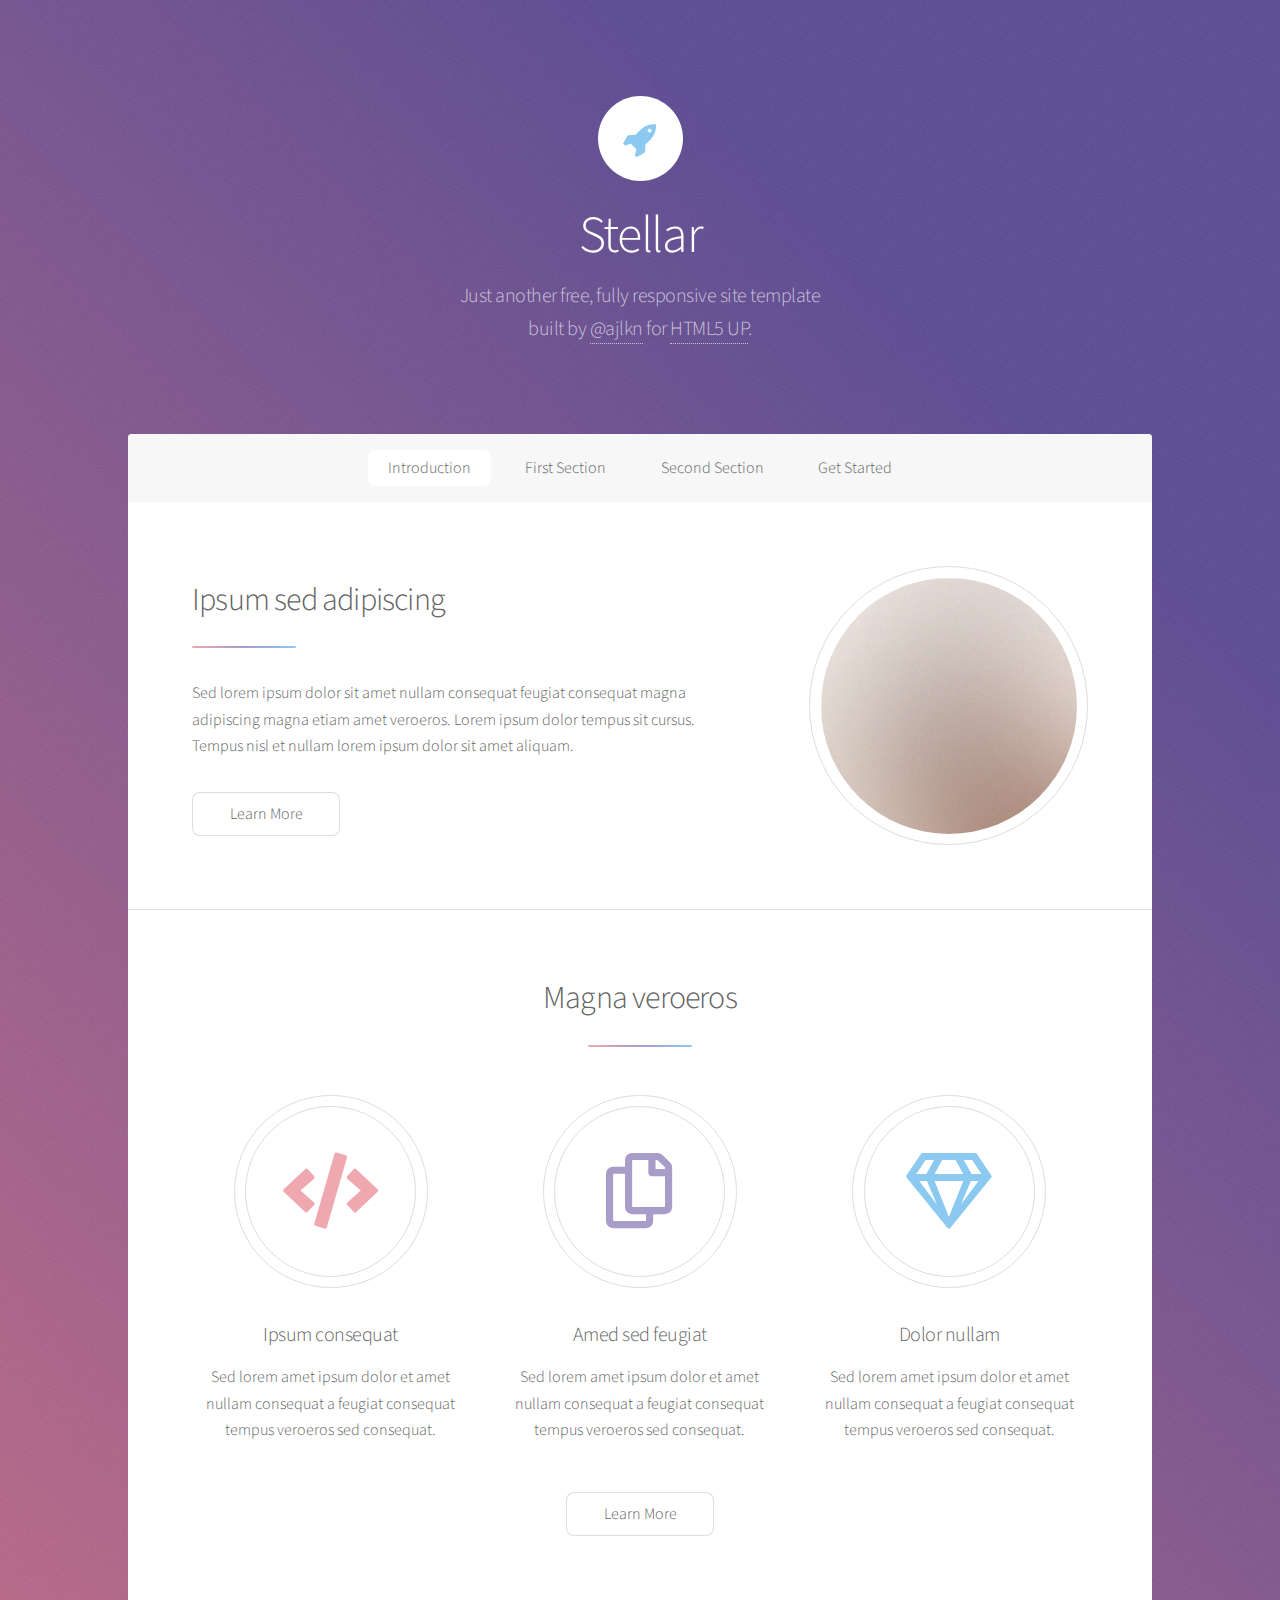
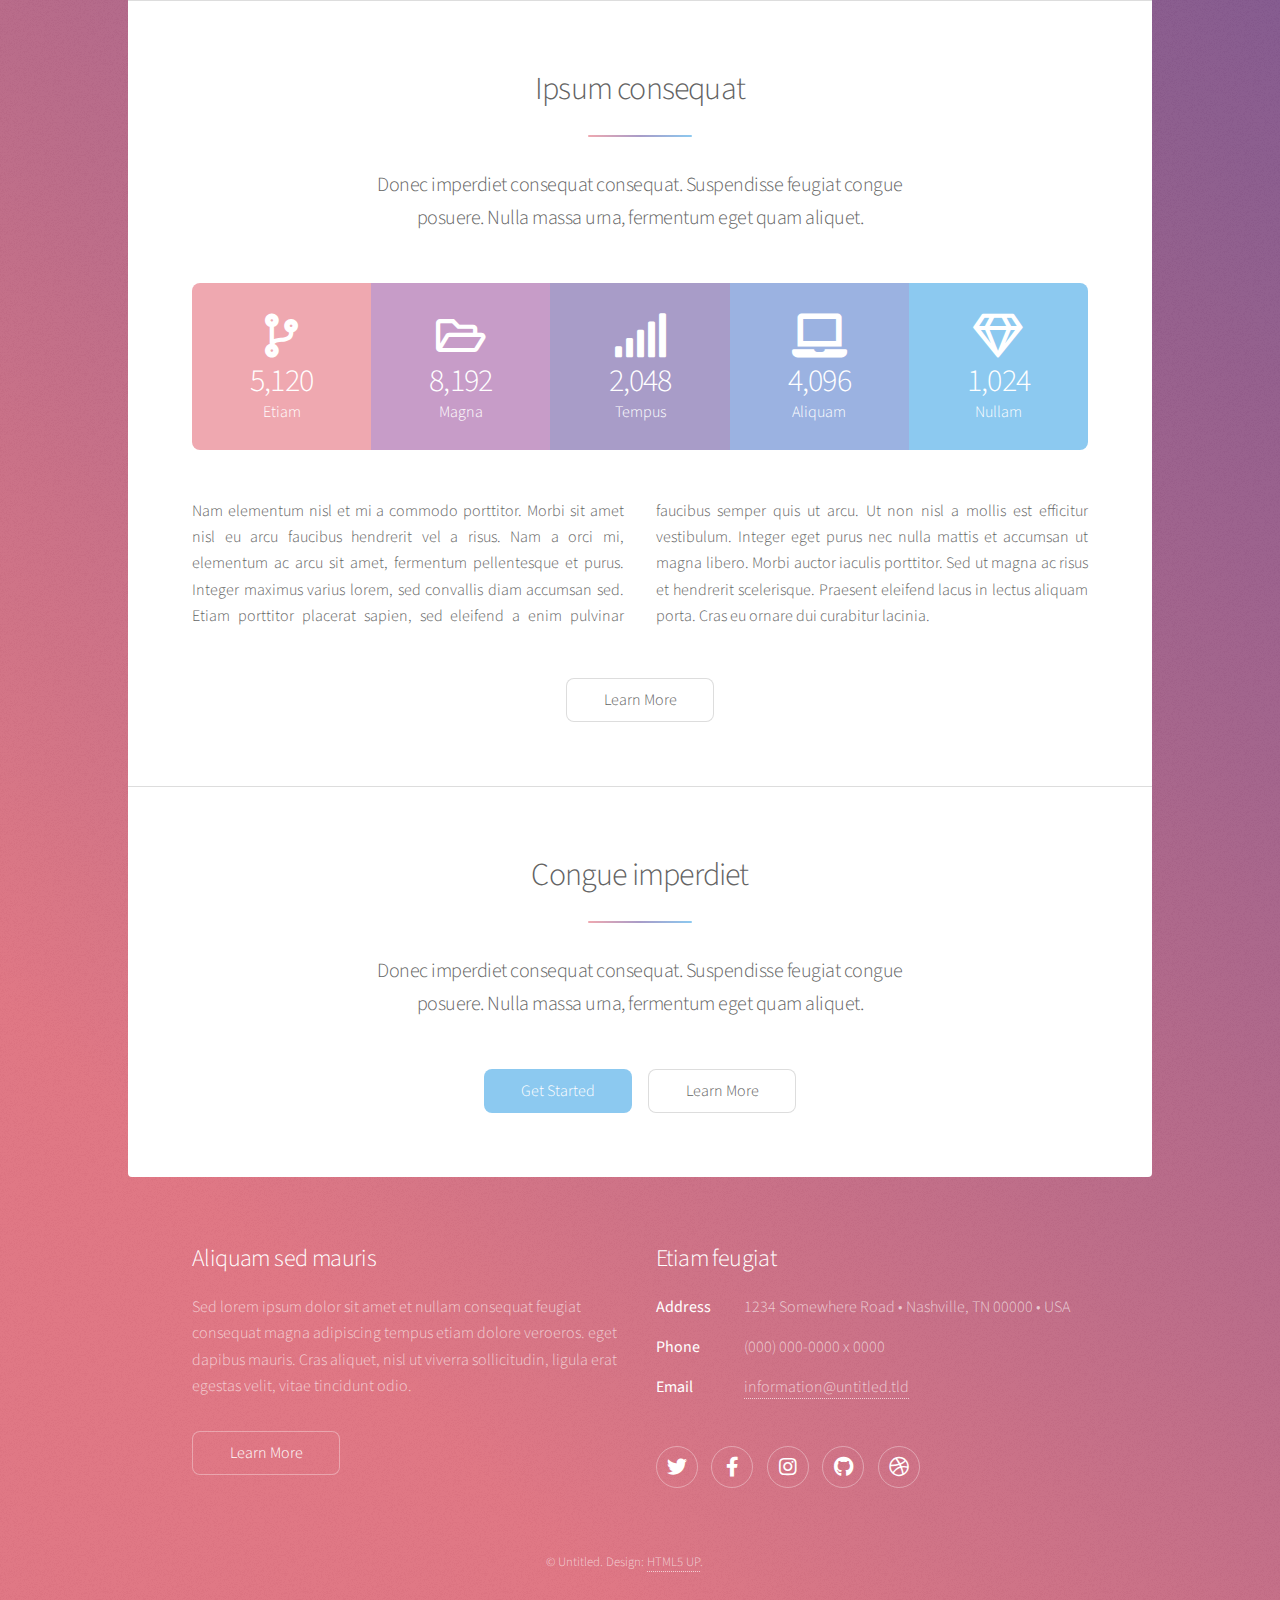
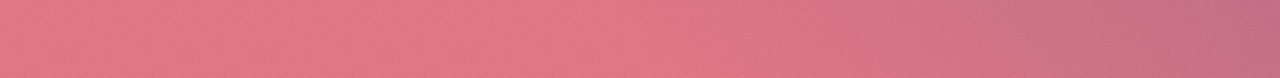
<file: index.html>
<!DOCTYPE HTML>
<!--
	Stellar by HTML5 UP
	html5up.net | @ajlkn
	Free for personal and commercial use under the CCA 3.0 license (html5up.net/license)
-->
<html>
	<head>
		<title>Stellar by HTML5 UP</title>
		<meta charset="utf-8" />
		<meta name="viewport" content="width=device-width, initial-scale=1, user-scalable=no" />
		<link rel="stylesheet" href="assets/css/main.css" />
		<noscript><link rel="stylesheet" href="assets/css/noscript.css" /></noscript>
	</head>
	<body class="is-preload">

		<!-- Wrapper -->
			<div id="wrapper">

				<!-- Header -->
					<header id="header" class="alt">
						<span class="logo"><img src="images/logo.svg" alt="" /></span>
						<h1>Stellar</h1>
						<p>Just another free, fully responsive site template<br />
						built by <a href="https://twitter.com/ajlkn">@ajlkn</a> for <a href="https://html5up.net">HTML5 UP</a>.</p>
					</header>

				<!-- Nav -->
					<nav id="nav">
						<ul>
							<li><a href="#intro" class="active">Introduction</a></li>
							<li><a href="#first">First Section</a></li>
							<li><a href="#second">Second Section</a></li>
							<li><a href="#cta">Get Started</a></li>
						</ul>
					</nav>

				<!-- Main -->
					<div id="main">

						<!-- Introduction -->
							<section id="intro" class="main">
								<div class="spotlight">
									<div class="content">
										<header class="major">
											<h2>Ipsum sed adipiscing</h2>
										</header>
										<p>Sed lorem ipsum dolor sit amet nullam consequat feugiat consequat magna
										adipiscing magna etiam amet veroeros. Lorem ipsum dolor tempus sit cursus.
										Tempus nisl et nullam lorem ipsum dolor sit amet aliquam.</p>
										<ul class="actions">
											<li><a href="generic.html" class="button">Learn More</a></li>
										</ul>
									</div>
									<span class="image"><img src="images/pic01.jpg" alt="" /></span>
								</div>
							</section>

						<!-- First Section -->
							<section id="first" class="main special">
								<header class="major">
									<h2>Magna veroeros</h2>
								</header>
								<ul class="features">
									<li>
										<span class="icon solid major style1 fa-code"></span>
										<h3>Ipsum consequat</h3>
										<p>Sed lorem amet ipsum dolor et amet nullam consequat a feugiat consequat tempus veroeros sed consequat.</p>
									</li>
									<li>
										<span class="icon major style3 fa-copy"></span>
										<h3>Amed sed feugiat</h3>
										<p>Sed lorem amet ipsum dolor et amet nullam consequat a feugiat consequat tempus veroeros sed consequat.</p>
									</li>
									<li>
										<span class="icon major style5 fa-gem"></span>
										<h3>Dolor nullam</h3>
										<p>Sed lorem amet ipsum dolor et amet nullam consequat a feugiat consequat tempus veroeros sed consequat.</p>
									</li>
								</ul>
								<footer class="major">
									<ul class="actions special">
										<li><a href="generic.html" class="button">Learn More</a></li>
									</ul>
								</footer>
							</section>

						<!-- Second Section -->
							<section id="second" class="main special">
								<header class="major">
									<h2>Ipsum consequat</h2>
									<p>Donec imperdiet consequat consequat. Suspendisse feugiat congue<br />
									posuere. Nulla massa urna, fermentum eget quam aliquet.</p>
								</header>
								<ul class="statistics">
									<li class="style1">
										<span class="icon solid fa-code-branch"></span>
										<strong>5,120</strong> Etiam
									</li>
									<li class="style2">
										<span class="icon fa-folder-open"></span>
										<strong>8,192</strong> Magna
									</li>
									<li class="style3">
										<span class="icon solid fa-signal"></span>
										<strong>2,048</strong> Tempus
									</li>
									<li class="style4">
										<span class="icon solid fa-laptop"></span>
										<strong>4,096</strong> Aliquam
									</li>
									<li class="style5">
										<span class="icon fa-gem"></span>
										<strong>1,024</strong> Nullam
									</li>
								</ul>
								<p class="content">Nam elementum nisl et mi a commodo porttitor. Morbi sit amet nisl eu arcu faucibus hendrerit vel a risus. Nam a orci mi, elementum ac arcu sit amet, fermentum pellentesque et purus. Integer maximus varius lorem, sed convallis diam accumsan sed. Etiam porttitor placerat sapien, sed eleifend a enim pulvinar faucibus semper quis ut arcu. Ut non nisl a mollis est efficitur vestibulum. Integer eget purus nec nulla mattis et accumsan ut magna libero. Morbi auctor iaculis porttitor. Sed ut magna ac risus et hendrerit scelerisque. Praesent eleifend lacus in lectus aliquam porta. Cras eu ornare dui curabitur lacinia.</p>
								<footer class="major">
									<ul class="actions special">
										<li><a href="generic.html" class="button">Learn More</a></li>
									</ul>
								</footer>
							</section>

						<!-- Get Started -->
							<section id="cta" class="main special">
								<header class="major">
									<h2>Congue imperdiet</h2>
									<p>Donec imperdiet consequat consequat. Suspendisse feugiat congue<br />
									posuere. Nulla massa urna, fermentum eget quam aliquet.</p>
								</header>
								<footer class="major">
									<ul class="actions special">
										<li><a href="generic.html" class="button primary">Get Started</a></li>
										<li><a href="generic.html" class="button">Learn More</a></li>
									</ul>
								</footer>
							</section>

					</div>

				<!-- Footer -->
					<footer id="footer">
						<section>
							<h2>Aliquam sed mauris</h2>
							<p>Sed lorem ipsum dolor sit amet et nullam consequat feugiat consequat magna adipiscing tempus etiam dolore veroeros. eget dapibus mauris. Cras aliquet, nisl ut viverra sollicitudin, ligula erat egestas velit, vitae tincidunt odio.</p>
							<ul class="actions">
								<li><a href="generic.html" class="button">Learn More</a></li>
							</ul>
						</section>
						<section>
							<h2>Etiam feugiat</h2>
							<dl class="alt">
								<dt>Address</dt>
								<dd>1234 Somewhere Road &bull; Nashville, TN 00000 &bull; USA</dd>
								<dt>Phone</dt>
								<dd>(000) 000-0000 x 0000</dd>
								<dt>Email</dt>
								<dd><a href="#">information@untitled.tld</a></dd>
							</dl>
							<ul class="icons">
								<li><a href="#" class="icon brands fa-twitter alt"><span class="label">Twitter</span></a></li>
								<li><a href="#" class="icon brands fa-facebook-f alt"><span class="label">Facebook</span></a></li>
								<li><a href="#" class="icon brands fa-instagram alt"><span class="label">Instagram</span></a></li>
								<li><a href="#" class="icon brands fa-github alt"><span class="label">GitHub</span></a></li>
								<li><a href="#" class="icon brands fa-dribbble alt"><span class="label">Dribbble</span></a></li>
							</ul>
						</section>
						<p class="copyright">&copy; Untitled. Design: <a href="https://html5up.net">HTML5 UP</a>.</p>
					</footer>

			</div>

		<!-- Scripts -->
			<script src="assets/js/jquery.min.js"></script>
			<script src="assets/js/jquery.scrollex.min.js"></script>
			<script src="assets/js/jquery.scrolly.min.js"></script>
			<script src="assets/js/browser.min.js"></script>
			<script src="assets/js/breakpoints.min.js"></script>
			<script src="assets/js/util.js"></script>
			<script src="assets/js/main.js"></script>

	</body>
</html>
</file>
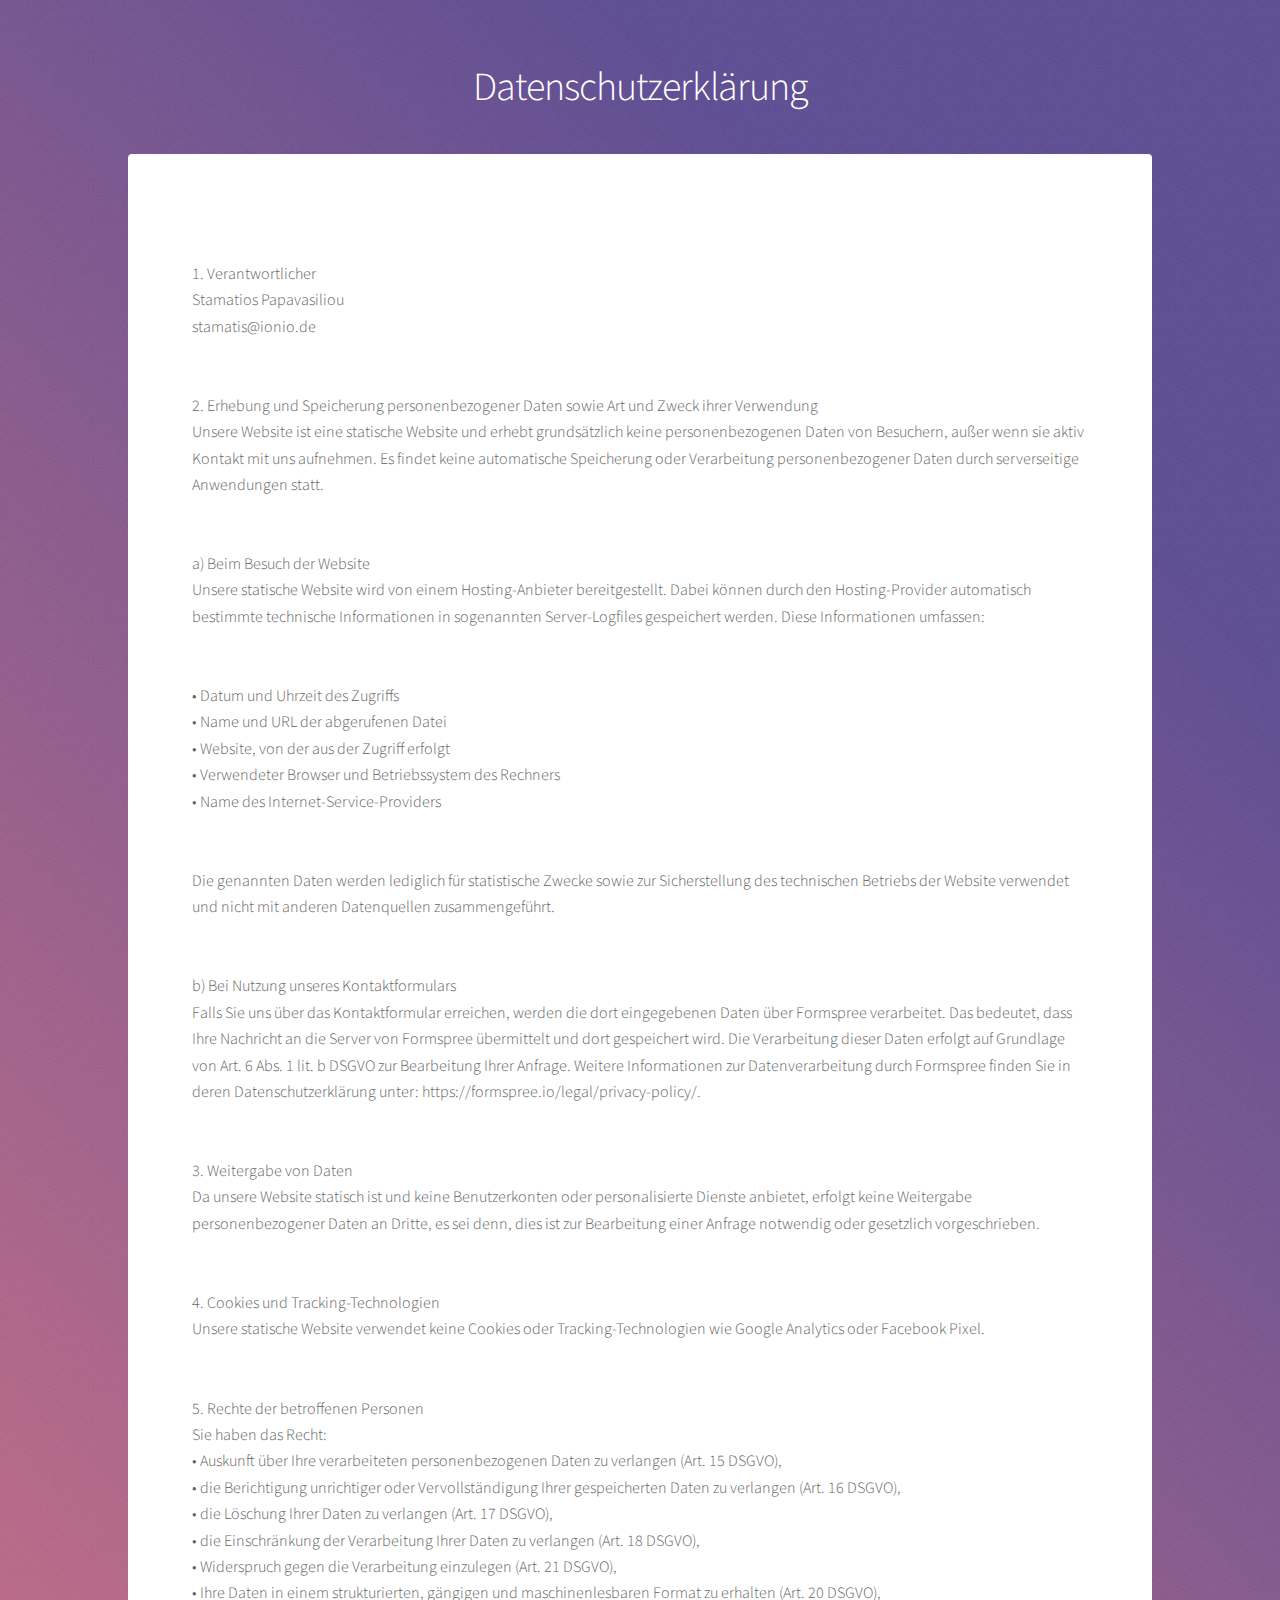
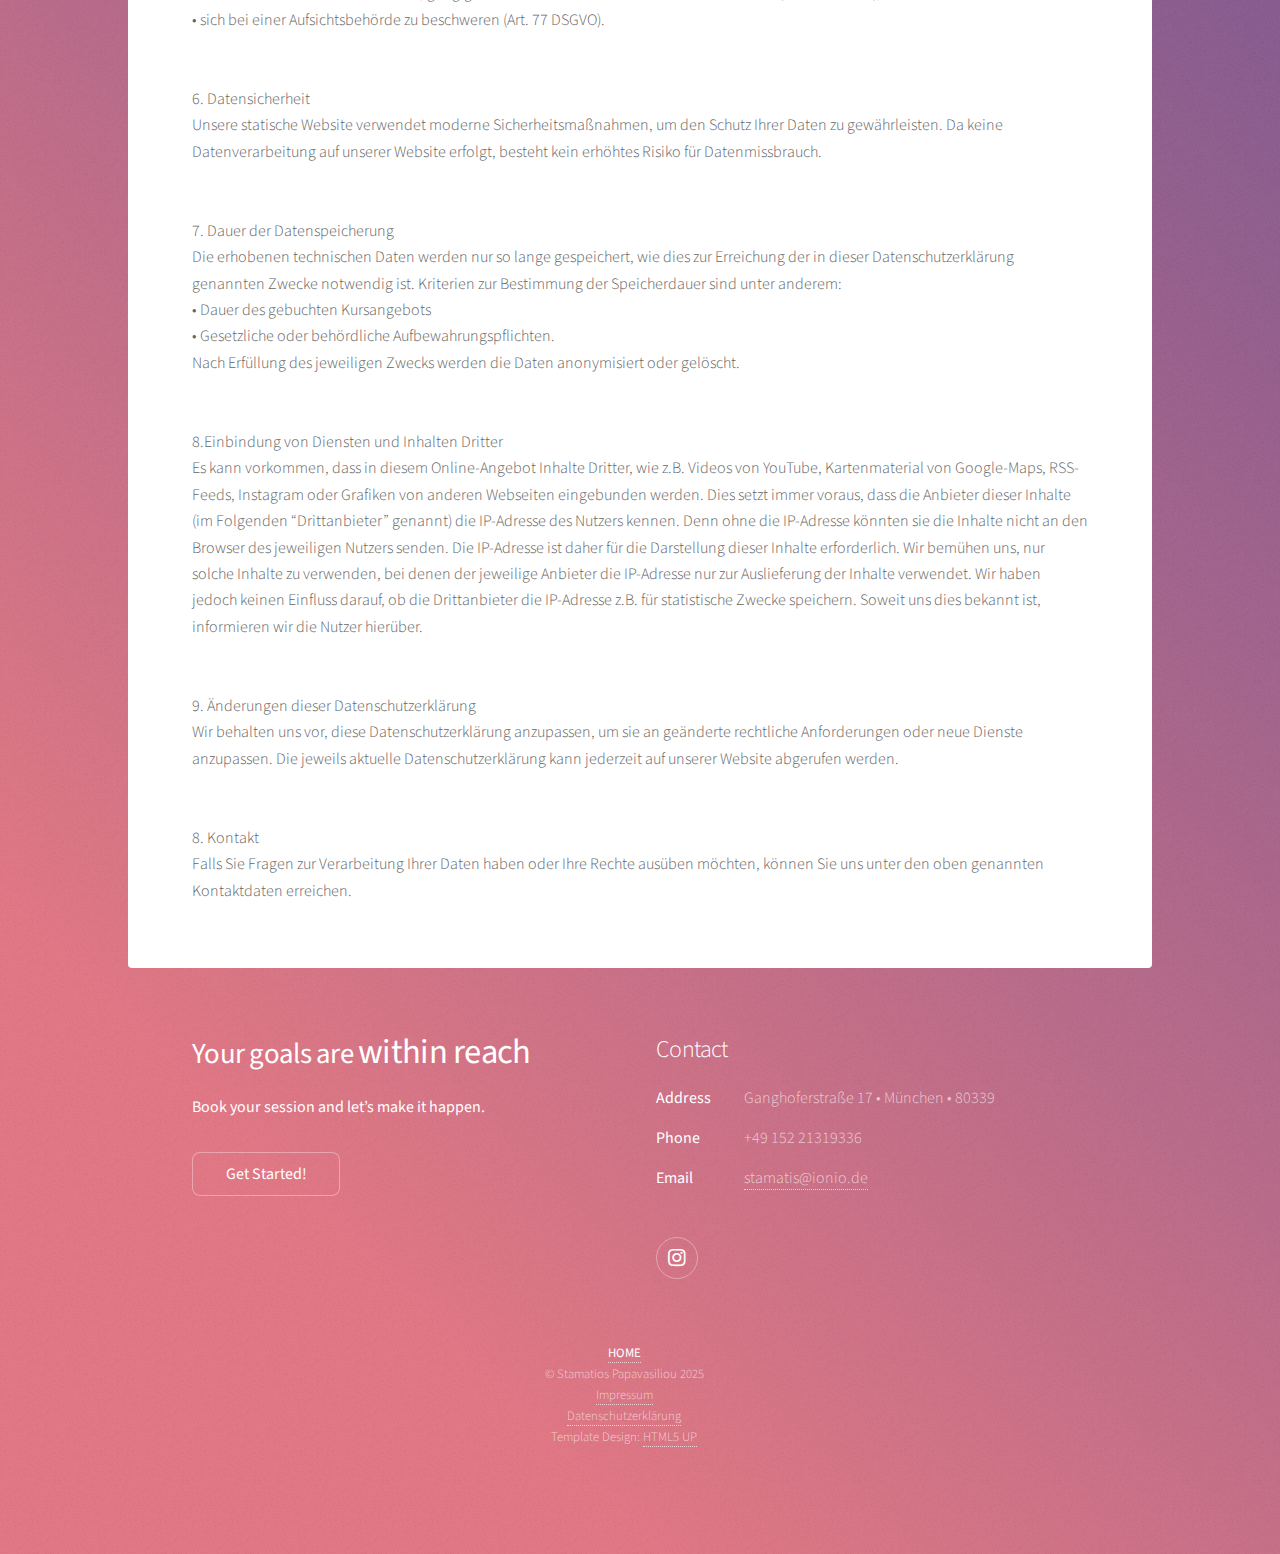
<file: datenschutz.html>
<!DOCTYPE HTML>
<!--
	Stellar by HTML5 UP
	html5up.net | @ajlkn
	Free for personal and commercial use under the CCA 3.0 license (html5up.net/license)
-->
<html>
	<head>
		<title>Neuroathletictraining</title>
		<meta charset="utf-8" />
		<meta name="viewport" content="width=device-width, initial-scale=1, user-scalable=no" />
		<link rel="stylesheet" href="assets/css/main.css" />
		<noscript><link rel="stylesheet" href="assets/css/noscript.css" /></noscript>
	</head>
	<body class="is-preload">

		<!-- Wrapper -->
			<div id="wrapper">

				<!-- Header -->
					<header id="header">
					<h1>Datenschutzerklärung</h1>
						<p></p>
					</header>

				<!-- Main -->
					<div id="main">

						<!-- Content -->
							<section id="content" class="main">
								
								<h2></h2>
								<p>
                                <br> 1. Verantwortlicher
                                <br> Stamatios Papavasiliou
                                <br> stamatis@ionio.de
                                <br><br>
                                <br>2. Erhebung und Speicherung personenbezogener Daten sowie Art und Zweck ihrer Verwendung
                                <br>Unsere Website ist eine statische Website und erhebt grundsätzlich keine personenbezogenen Daten von Besuchern, außer wenn sie aktiv Kontakt mit uns aufnehmen. Es findet keine automatische Speicherung oder Verarbeitung personenbezogener Daten durch serverseitige Anwendungen statt.
                                <br><br>
                                <br>a) Beim Besuch der Website
                                <br>Unsere statische Website wird von einem Hosting-Anbieter bereitgestellt. Dabei können durch den Hosting-Provider automatisch bestimmte technische Informationen in sogenannten Server-Logfiles gespeichert werden. Diese Informationen umfassen:
                                <br><br>
                                <br>•	Datum und Uhrzeit des Zugriffs
                                <br>•	Name und URL der abgerufenen Datei
                                <br>•	Website, von der aus der Zugriff erfolgt
                                <br>•	Verwendeter Browser und Betriebssystem des Rechners
                                <br>•	Name des Internet-Service-Providers
                                <br><br>
                                <br>Die genannten Daten werden lediglich für statistische Zwecke sowie zur Sicherstellung des technischen Betriebs der Website verwendet und nicht mit anderen Datenquellen zusammengeführt.
                                <br><br>
                                <br> b) Bei Nutzung unseres Kontaktformulars
                                <br>Falls Sie uns über das Kontaktformular erreichen, werden die dort eingegebenen Daten über Formspree verarbeitet. Das bedeutet, dass Ihre Nachricht an die Server von Formspree übermittelt und dort gespeichert wird. Die Verarbeitung dieser Daten erfolgt auf Grundlage von Art. 6 Abs. 1 lit. b DSGVO zur Bearbeitung Ihrer Anfrage. Weitere Informationen zur Datenverarbeitung durch Formspree finden Sie in deren Datenschutzerklärung unter: https://formspree.io/legal/privacy-policy/.
                                <br><br>
                                <br>3. Weitergabe von Daten
                                
                                <br>Da unsere Website statisch ist und keine Benutzerkonten oder personalisierte Dienste anbietet, erfolgt keine Weitergabe personenbezogener Daten an Dritte, es sei denn, dies ist zur Bearbeitung einer Anfrage notwendig oder gesetzlich vorgeschrieben.
                                <br><br>
                                <br>4. Cookies und Tracking-Technologien
                                <br>Unsere statische Website verwendet keine Cookies oder Tracking-Technologien wie Google Analytics oder Facebook Pixel.
                                <br><br>
                                <br>5. Rechte der betroffenen Personen
                                <br>Sie haben das Recht:
                                <br>•	Auskunft über Ihre verarbeiteten personenbezogenen Daten zu verlangen (Art. 15 DSGVO),
                                <br>•	die Berichtigung unrichtiger oder Vervollständigung Ihrer gespeicherten Daten zu verlangen (Art. 16 DSGVO),
                                <br>•	die Löschung Ihrer Daten zu verlangen (Art. 17 DSGVO),
                                <br>•	die Einschränkung der Verarbeitung Ihrer Daten zu verlangen (Art. 18 DSGVO),
                                <br>•	Widerspruch gegen die Verarbeitung einzulegen (Art. 21 DSGVO),
                                <br>•	Ihre Daten in einem strukturierten, gängigen und maschinenlesbaren Format zu erhalten (Art. 20 DSGVO),
                                <br>•	sich bei einer Aufsichtsbehörde zu beschweren (Art. 77 DSGVO).
                                <br><br>
                                <br> 6. Datensicherheit
                                <br>Unsere statische Website verwendet moderne Sicherheitsmaßnahmen, um den Schutz Ihrer Daten zu gewährleisten. Da keine Datenverarbeitung auf unserer Website erfolgt, besteht kein erhöhtes Risiko für Datenmissbrauch.
                                <br><br>
                                <br>7. Dauer der Datenspeicherung
                                <br>Die erhobenen technischen Daten werden nur so lange gespeichert, wie dies zur Erreichung der in dieser Datenschutzerklärung genannten Zwecke notwendig ist. Kriterien zur Bestimmung der Speicherdauer sind unter anderem:
                                <br>•	Dauer des gebuchten Kursangebots
                                <br>•	Gesetzliche oder behördliche Aufbewahrungspflichten.
                                
                                <br>Nach Erfüllung des jeweiligen Zwecks werden die Daten anonymisiert oder gelöscht.
                                <br><br>
                                <br>8.Einbindung von Diensten und Inhalten Dritter
                                <br>Es kann vorkommen, dass in diesem Online-Angebot Inhalte Dritter, wie z.B. Videos von YouTube, Kartenmaterial von Google-Maps, RSS-Feeds, Instagram oder Grafiken von anderen Webseiten eingebunden werden. Dies setzt immer voraus, dass die Anbieter dieser Inhalte (im Folgenden “Drittanbieter” genannt) die IP-Adresse des Nutzers kennen. Denn ohne die IP-Adresse könnten sie die Inhalte nicht an den Browser des jeweiligen Nutzers senden. Die IP-Adresse ist daher für die Darstellung dieser Inhalte erforderlich. Wir bemühen uns, nur solche Inhalte zu verwenden, bei denen der jeweilige Anbieter die IP-Adresse nur zur Auslieferung der Inhalte verwendet. Wir haben jedoch keinen Einfluss darauf, ob die Drittanbieter die IP-Adresse z.B. für statistische Zwecke speichern. Soweit uns dies bekannt ist, informieren wir die Nutzer hierüber.
                                <br><br>
                                <br>9. Änderungen dieser Datenschutzerklärung
                                <br>Wir behalten uns vor, diese Datenschutzerklärung anzupassen, um sie an geänderte rechtliche Anforderungen oder neue Dienste anzupassen. Die jeweils aktuelle Datenschutzerklärung kann jederzeit auf unserer Website abgerufen werden.
                                <br><br>
                                <br>8. Kontakt
                                <br>Falls Sie Fragen zur Verarbeitung Ihrer Daten haben oder Ihre Rechte ausüben möchten, können Sie uns unter den oben genannten Kontaktdaten erreichen.
                                </p>


					</div>

				<!-- Footer -->
					<footer id="footer">
						<section>
							<h1 style="font-size: 1.8em;">
								<strong>Your goals are <span style="font-size: 1.2em;">within reach</span></strong>
								</h1>
							<p><strong>Book your session and let’s make it happen.</strong></p>
							<ul class="actions">
								<li><a href="form.html" class="button"><strong>Get Started!</strong></a></li>
							</ul>
						</section>
						<section>
							<h2>Contact</h2>
							<dl class="alt">
								<dt>Address</dt>
								<dd>Ganghoferstraße 17 &bull; München &bull; 80339 </dd>
								<dt>Phone</dt>
								<dd>+49 152 21319336</dd>
								<dt>Email</dt>
								<dd><a href="#">stamatis@ionio.de</a></dd>
							</dl>
							<ul class="icons" style="justify-content: center; align-items: center;">
								<li><a href="https://www.instagram.com/synapse2move/" class="icon brands fa-instagram alt"><span class="label">Instagram</span></a></li>
							</ul>
							<style>
							@media (max-width: 600px) {
								#footer .icons {
									display: flex !important;
									justify-content: center !important;
									align-items: center !important;
									padding-left: 0 !important;
								}
							}
							</style>
						</section>
						<p class="copyright"> <a href="index.html"><strong>HOME</strong></a> <br> &copy; Stamatios Papavasiliou 2025<br> <a href="impressum.html">Impressum</a>   <br> <a href="datenschutz.html">Datenschutzerklärung</a>   <br>   Template Design: <a href="https://html5up.net">HTML5 UP</a>  <br>   </p>
					</footer>

			</div>

		<!-- Scripts -->
			<script src="assets/js/jquery.min.js"></script>
			<script src="assets/js/jquery.scrollex.min.js"></script>
			<script src="assets/js/jquery.scrolly.min.js"></script>
			<script src="assets/js/browser.min.js"></script>
			<script src="assets/js/breakpoints.min.js"></script>
			<script src="assets/js/util.js"></script>
			<script src="assets/js/main.js"></script>

	</body>
</html>
</file>
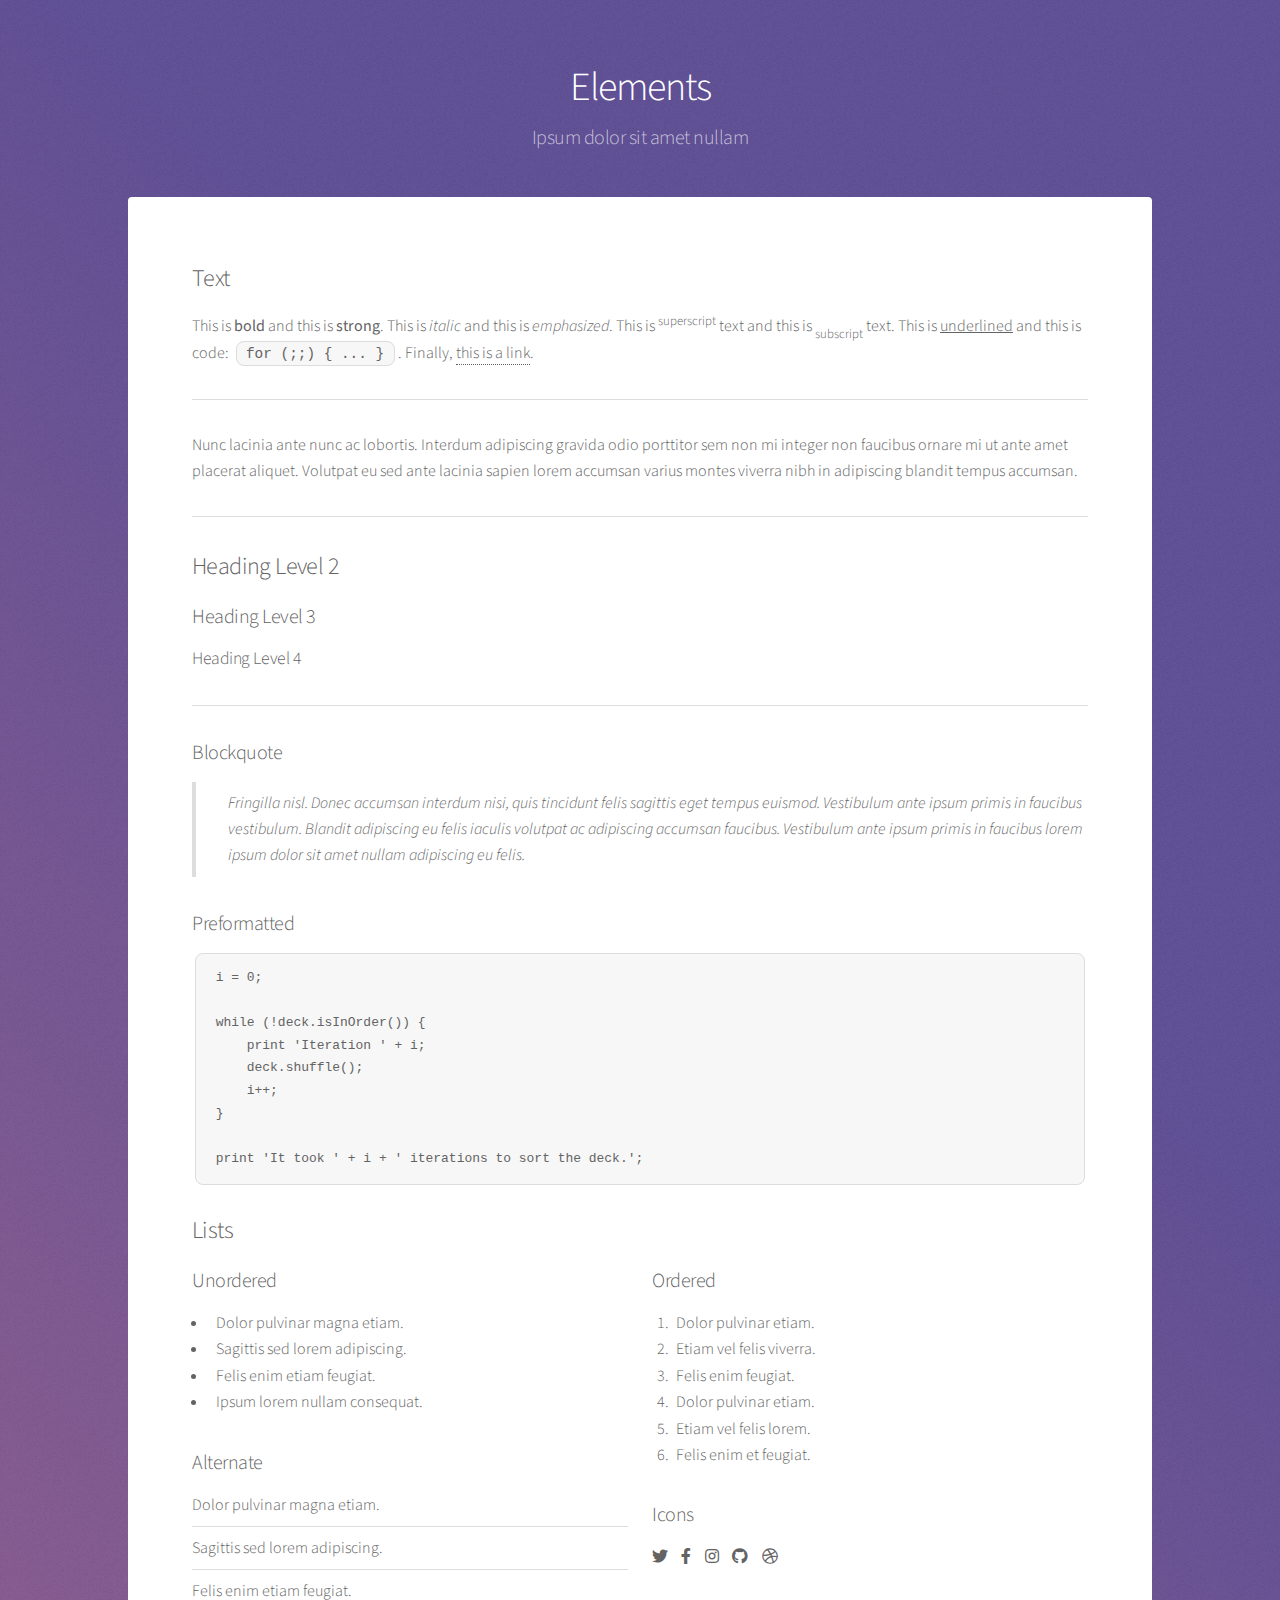
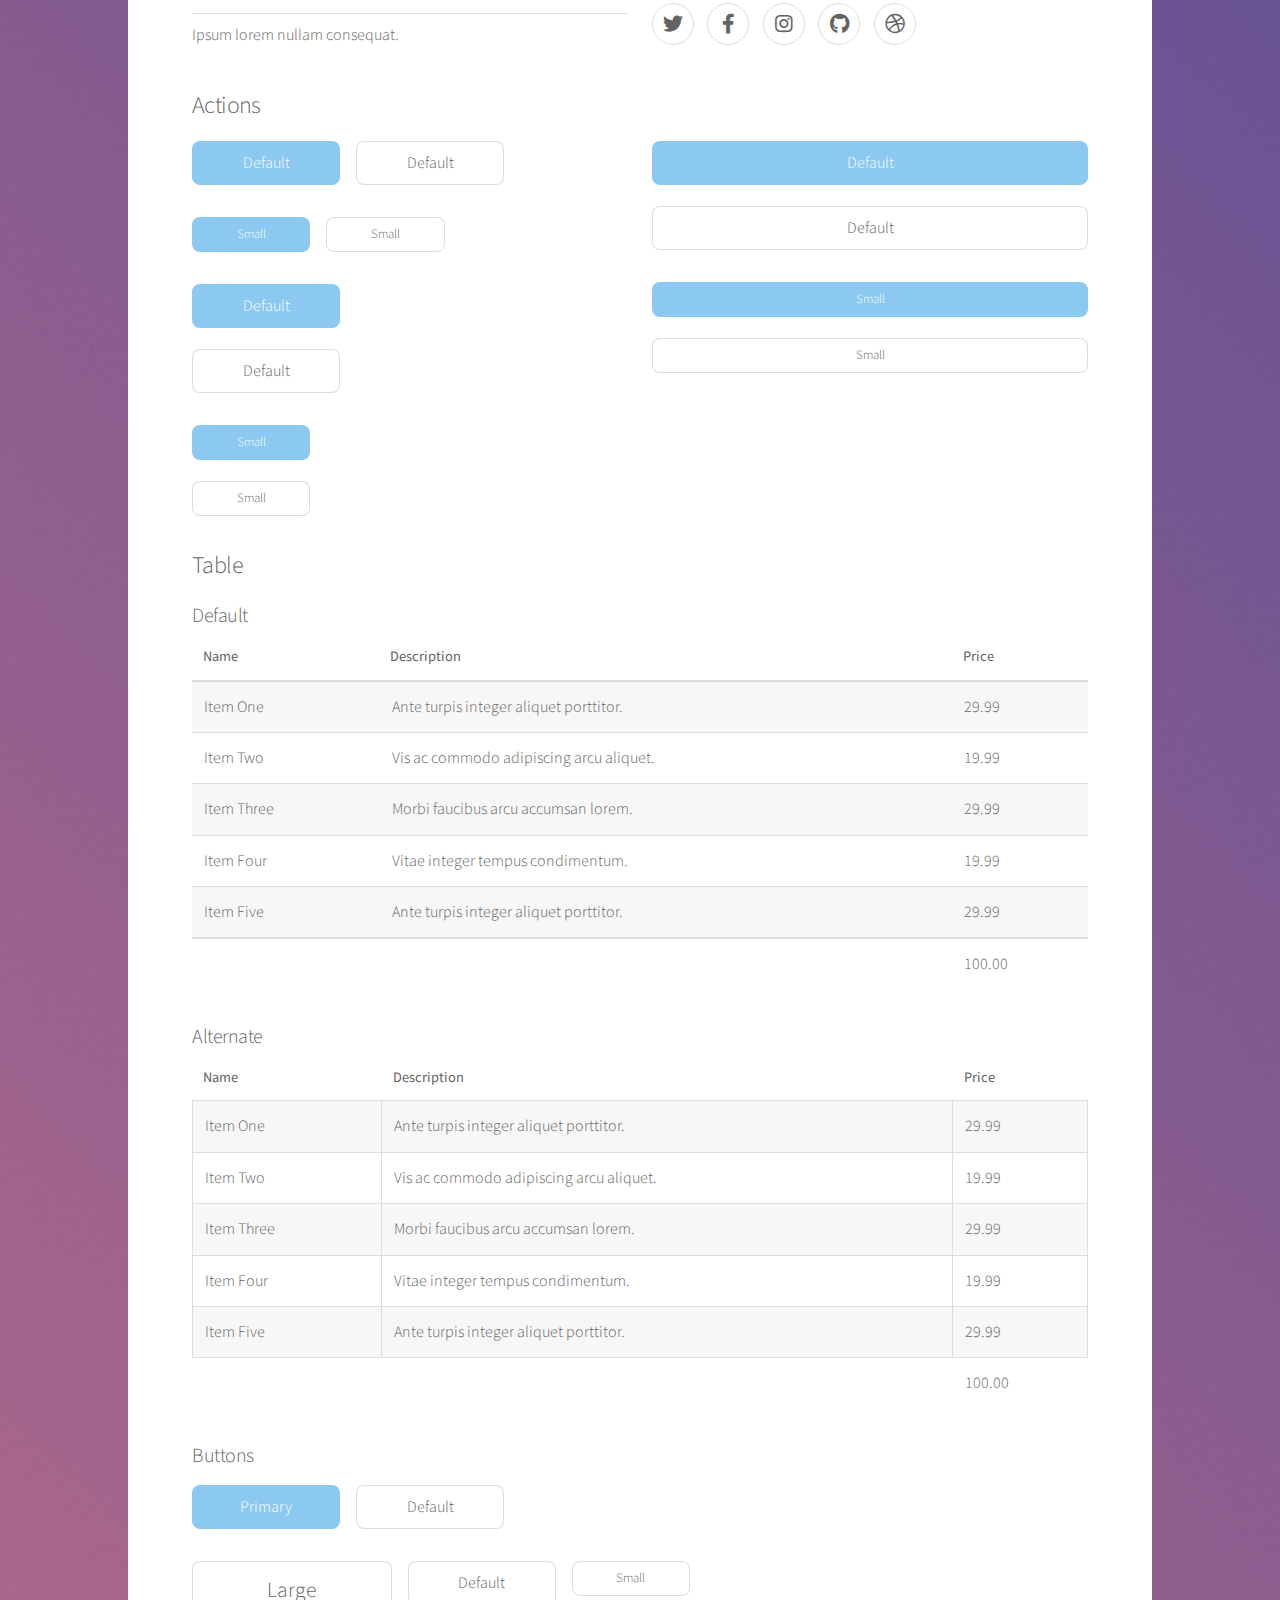
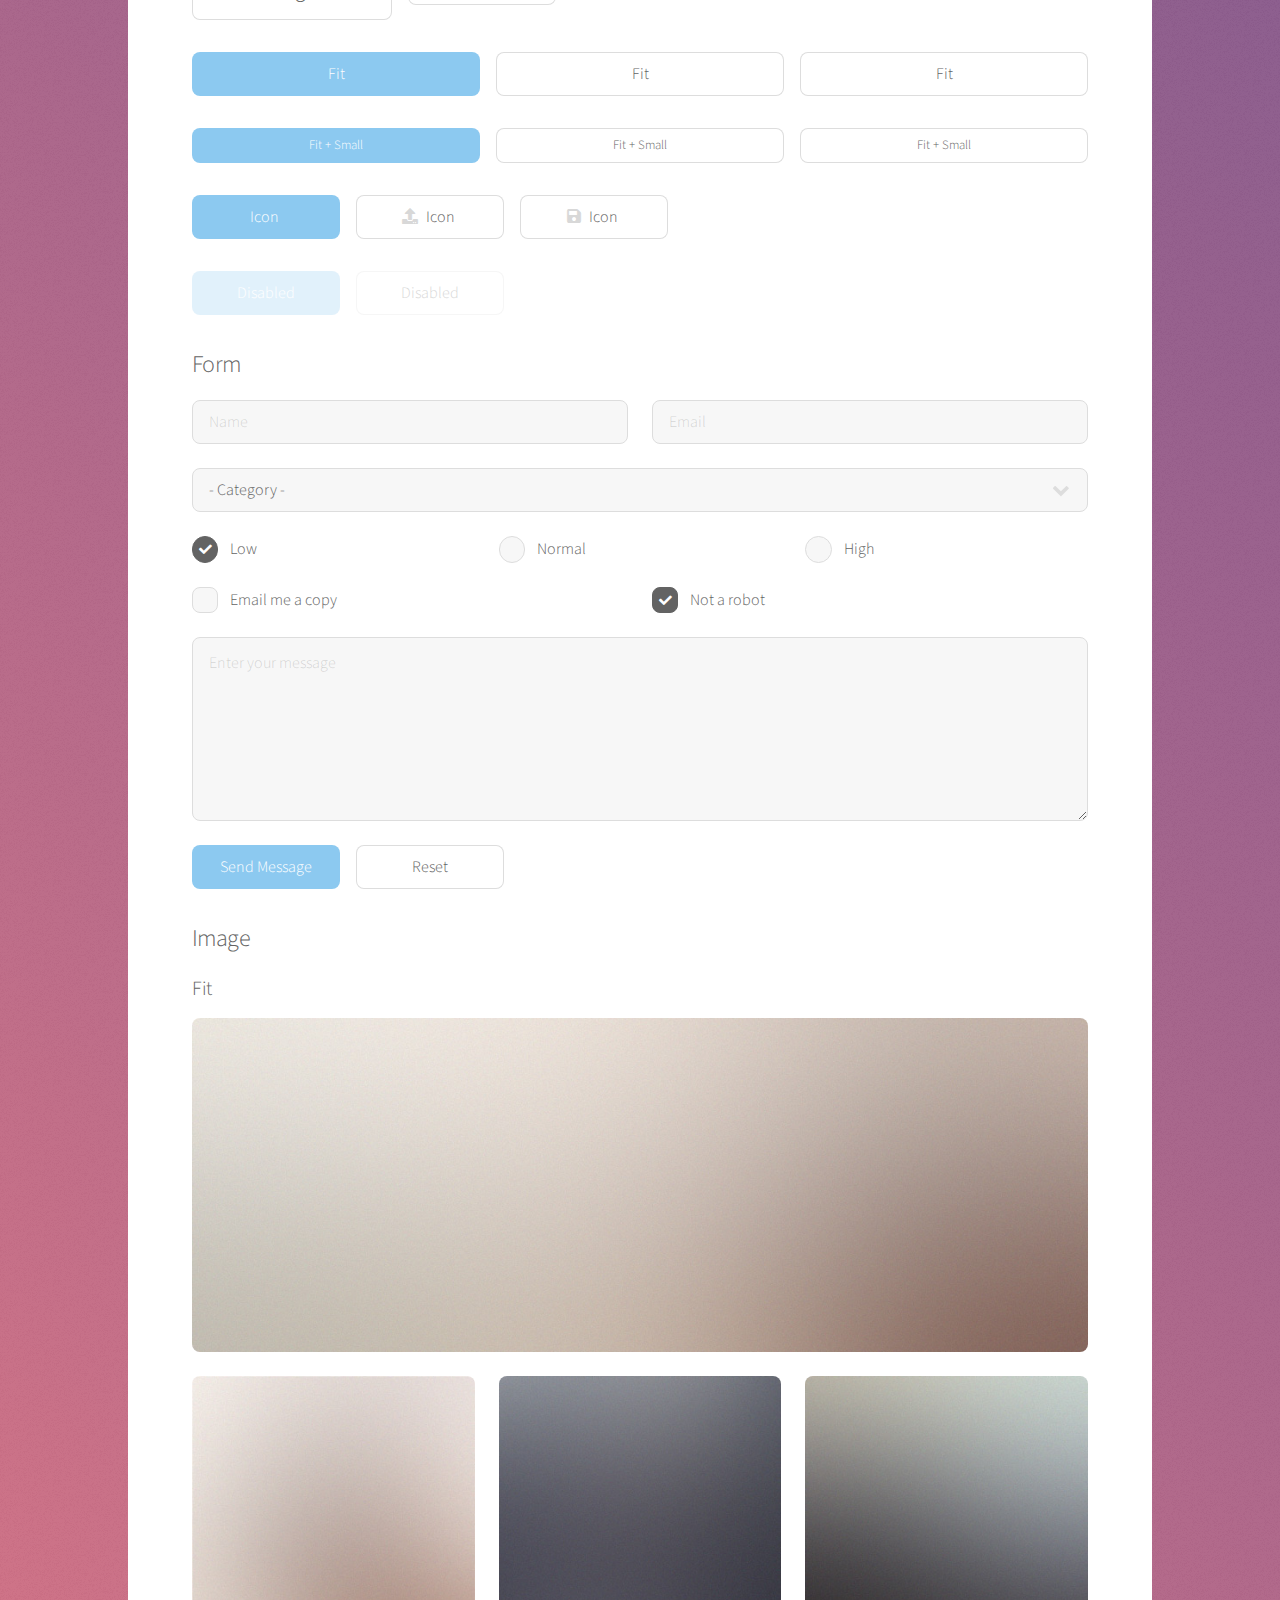
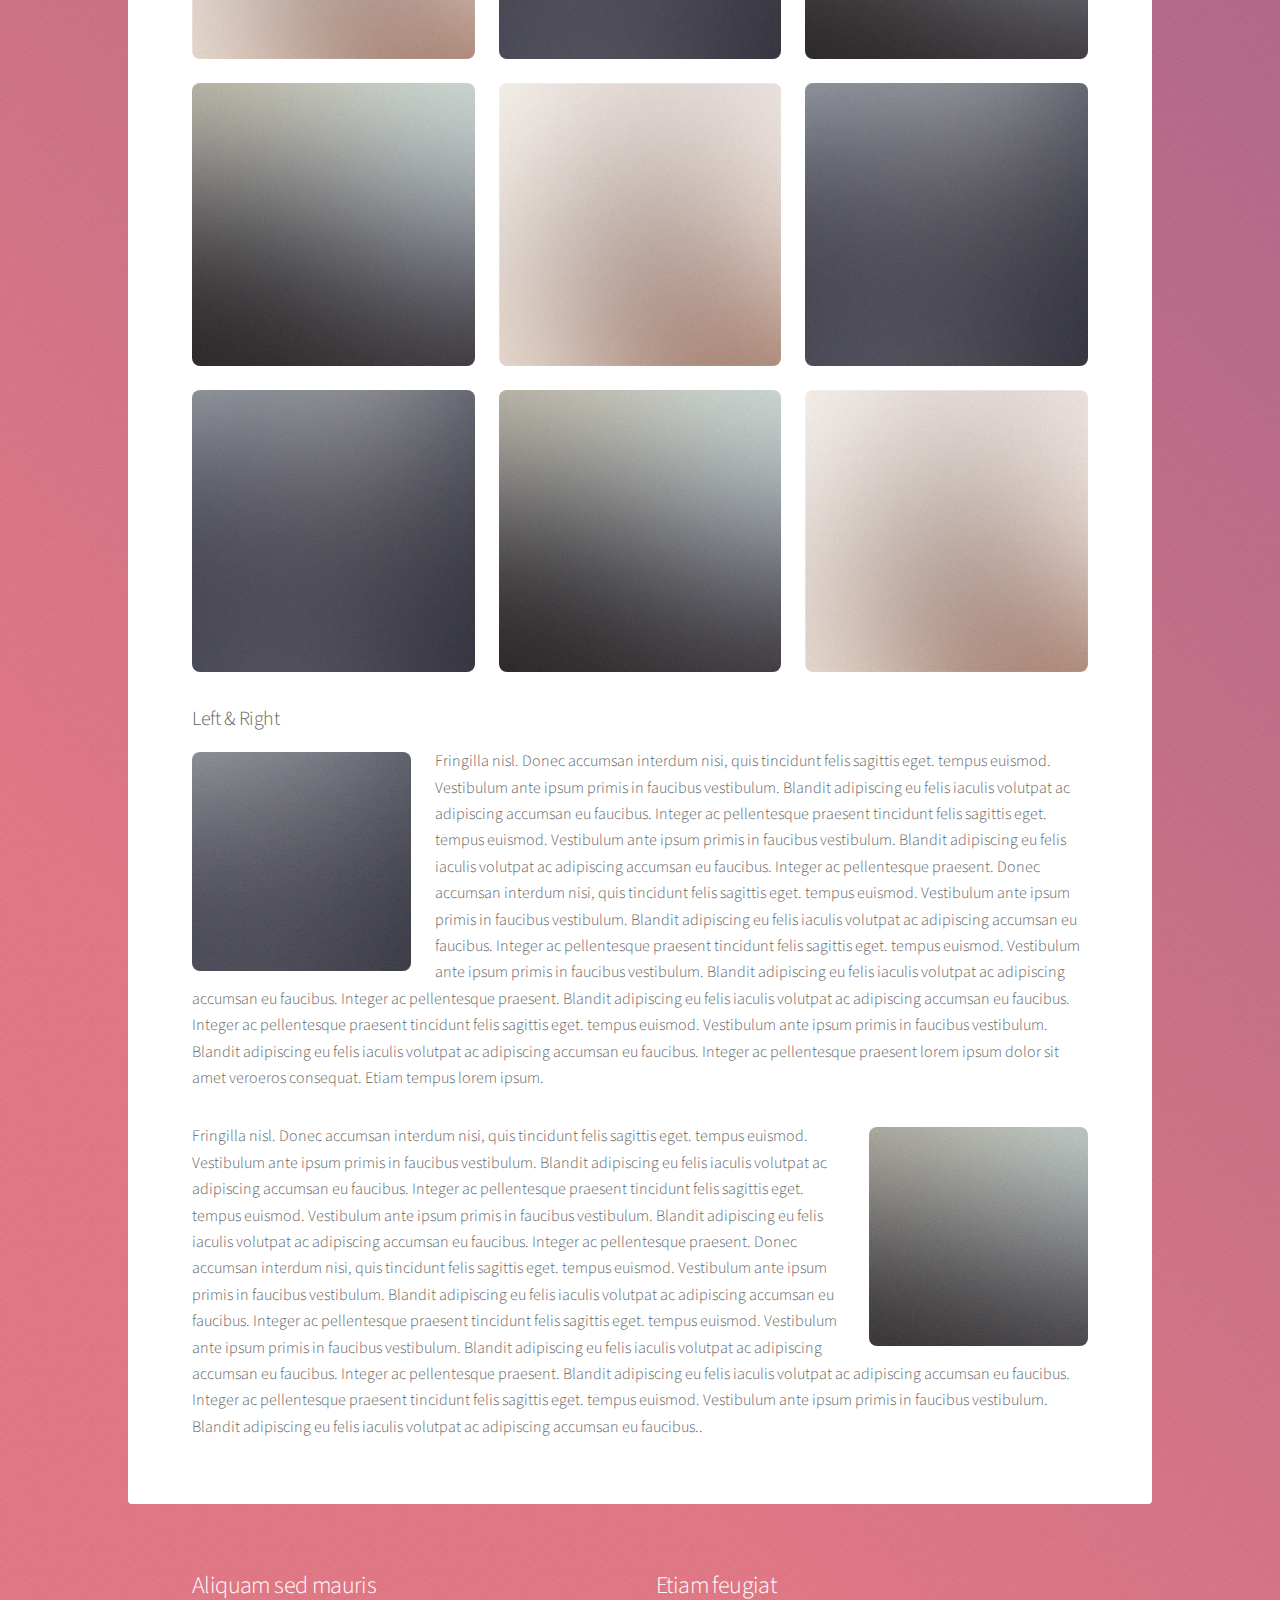
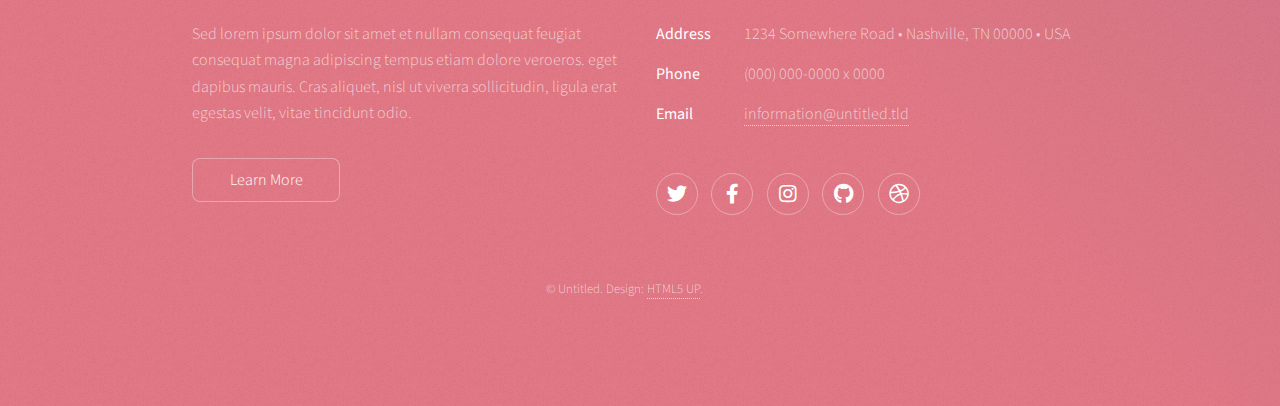
<file: elements.html>
<!DOCTYPE HTML>
<!--
	Stellar by HTML5 UP
	html5up.net | @ajlkn
	Free for personal and commercial use under the CCA 3.0 license (html5up.net/license)
-->
<html>
	<head>
		<title>Elements - Stellar by HTML5 UP</title>
		<meta charset="utf-8" />
		<meta name="viewport" content="width=device-width, initial-scale=1, user-scalable=no" />
		<link rel="stylesheet" href="assets/css/main.css" />
		<noscript><link rel="stylesheet" href="assets/css/noscript.css" /></noscript>
	</head>
	<body class="is-preload">

		<!-- Wrapper -->
			<div id="wrapper">

				<!-- Header -->
					<header id="header">
						<h1>Elements</h1>
						<p>Ipsum dolor sit amet nullam</p>
					</header>

				<!-- Main -->
					<div id="main">

						<!-- Content -->
							<section id="content" class="main">

								<!-- Text -->
									<section>
										<h2>Text</h2>
										<p>This is <b>bold</b> and this is <strong>strong</strong>. This is <i>italic</i> and this is <em>emphasized</em>.
										This is <sup>superscript</sup> text and this is <sub>subscript</sub> text.
										This is <u>underlined</u> and this is code: <code>for (;;) { ... }</code>. Finally, <a href="#">this is a link</a>.</p>
										<hr />
										<p>Nunc lacinia ante nunc ac lobortis. Interdum adipiscing gravida odio porttitor sem non mi integer non faucibus ornare mi ut ante amet placerat aliquet. Volutpat eu sed ante lacinia sapien lorem accumsan varius montes viverra nibh in adipiscing blandit tempus accumsan.</p>
										<hr />
										<h2>Heading Level 2</h2>
										<h3>Heading Level 3</h3>
										<h4>Heading Level 4</h4>
										<hr />
										<h3>Blockquote</h3>
										<blockquote>Fringilla nisl. Donec accumsan interdum nisi, quis tincidunt felis sagittis eget tempus euismod. Vestibulum ante ipsum primis in faucibus vestibulum. Blandit adipiscing eu felis iaculis volutpat ac adipiscing accumsan faucibus. Vestibulum ante ipsum primis in faucibus lorem ipsum dolor sit amet nullam adipiscing eu felis.</blockquote>
										<h3>Preformatted</h3>
										<pre><code>i = 0;

while (!deck.isInOrder()) {
    print 'Iteration ' + i;
    deck.shuffle();
    i++;
}

print 'It took ' + i + ' iterations to sort the deck.';</code></pre>
									</section>

								<!-- Lists -->
									<section>
										<h2>Lists</h2>
										<div class="row">
											<div class="col-6 col-12-medium">
												<h3>Unordered</h3>
												<ul>
													<li>Dolor pulvinar magna etiam.</li>
													<li>Sagittis sed lorem adipiscing.</li>
													<li>Felis enim etiam feugiat.</li>
													<li>Ipsum lorem nullam consequat.</li>
												</ul>
												<h3>Alternate</h3>
												<ul class="alt">
													<li>Dolor pulvinar magna etiam.</li>
													<li>Sagittis sed lorem adipiscing.</li>
													<li>Felis enim etiam feugiat.</li>
													<li>Ipsum lorem nullam consequat.</li>
												</ul>
											</div>
											<div class="col-6 col-12-medium">
												<h3>Ordered</h3>
												<ol>
													<li>Dolor pulvinar etiam.</li>
													<li>Etiam vel felis viverra.</li>
													<li>Felis enim feugiat.</li>
													<li>Dolor pulvinar etiam.</li>
													<li>Etiam vel felis lorem.</li>
													<li>Felis enim et feugiat.</li>
												</ol>
												<h3>Icons</h3>
												<ul class="icons">
													<li><a href="#" class="icon brands fa-twitter"><span class="label">Twitter</span></a></li>
													<li><a href="#" class="icon brands fa-facebook-f"><span class="label">Facebook</span></a></li>
													<li><a href="#" class="icon brands fa-instagram"><span class="label">Instagram</span></a></li>
													<li><a href="#" class="icon brands fa-github"><span class="label">GitHub</span></a></li>
													<li><a href="#" class="icon brands fa-dribbble"><span class="label">Dribbble</span></a></li>
												</ul>
												<ul class="icons">
													<li><a href="#" class="icon brands alt fa-twitter"><span class="label">Twitter</span></a></li>
													<li><a href="#" class="icon brands alt fa-facebook-f"><span class="label">Facebook</span></a></li>
													<li><a href="#" class="icon brands alt fa-instagram"><span class="label">Instagram</span></a></li>
													<li><a href="#" class="icon brands alt fa-github"><span class="label">GitHub</span></a></li>
													<li><a href="#" class="icon brands alt fa-dribbble"><span class="label">Dribbble</span></a></li>
												</ul>
											</div>
										</div>
										<h2>Actions</h2>
										<div class="row">
											<div class="col-6 col-12-medium">
												<ul class="actions">
													<li><a href="#" class="button primary">Default</a></li>
													<li><a href="#" class="button">Default</a></li>
												</ul>
												<ul class="actions small">
													<li><a href="#" class="button primary small">Small</a></li>
													<li><a href="#" class="button small">Small</a></li>
												</ul>
												<ul class="actions stacked">
													<li><a href="#" class="button primary">Default</a></li>
													<li><a href="#" class="button">Default</a></li>
												</ul>
												<ul class="actions stacked">
													<li><a href="#" class="button primary small">Small</a></li>
													<li><a href="#" class="button small">Small</a></li>
												</ul>
											</div>
											<div class="col-6 col-12-medium">
												<ul class="actions stacked">
													<li><a href="#" class="button primary fit">Default</a></li>
													<li><a href="#" class="button fit">Default</a></li>
												</ul>
												<ul class="actions stacked">
													<li><a href="#" class="button primary small fit">Small</a></li>
													<li><a href="#" class="button small fit">Small</a></li>
												</ul>
											</div>
										</div>
									</section>

								<!-- Table -->
									<section>
										<h2>Table</h2>
										<h3>Default</h3>
										<div class="table-wrapper">
											<table>
												<thead>
													<tr>
														<th>Name</th>
														<th>Description</th>
														<th>Price</th>
													</tr>
												</thead>
												<tbody>
													<tr>
														<td>Item One</td>
														<td>Ante turpis integer aliquet porttitor.</td>
														<td>29.99</td>
													</tr>
													<tr>
														<td>Item Two</td>
														<td>Vis ac commodo adipiscing arcu aliquet.</td>
														<td>19.99</td>
													</tr>
													<tr>
														<td>Item Three</td>
														<td> Morbi faucibus arcu accumsan lorem.</td>
														<td>29.99</td>
													</tr>
													<tr>
														<td>Item Four</td>
														<td>Vitae integer tempus condimentum.</td>
														<td>19.99</td>
													</tr>
													<tr>
														<td>Item Five</td>
														<td>Ante turpis integer aliquet porttitor.</td>
														<td>29.99</td>
													</tr>
												</tbody>
												<tfoot>
													<tr>
														<td colspan="2"></td>
														<td>100.00</td>
													</tr>
												</tfoot>
											</table>
										</div>

										<h3>Alternate</h3>
										<div class="table-wrapper">
											<table class="alt">
												<thead>
													<tr>
														<th>Name</th>
														<th>Description</th>
														<th>Price</th>
													</tr>
												</thead>
												<tbody>
													<tr>
														<td>Item One</td>
														<td>Ante turpis integer aliquet porttitor.</td>
														<td>29.99</td>
													</tr>
													<tr>
														<td>Item Two</td>
														<td>Vis ac commodo adipiscing arcu aliquet.</td>
														<td>19.99</td>
													</tr>
													<tr>
														<td>Item Three</td>
														<td> Morbi faucibus arcu accumsan lorem.</td>
														<td>29.99</td>
													</tr>
													<tr>
														<td>Item Four</td>
														<td>Vitae integer tempus condimentum.</td>
														<td>19.99</td>
													</tr>
													<tr>
														<td>Item Five</td>
														<td>Ante turpis integer aliquet porttitor.</td>
														<td>29.99</td>
													</tr>
												</tbody>
												<tfoot>
													<tr>
														<td colspan="2"></td>
														<td>100.00</td>
													</tr>
												</tfoot>
											</table>
										</div>
									</section>

								<!-- Buttons -->
									<section>
										<h3>Buttons</h3>
										<ul class="actions">
											<li><a href="#" class="button primary">Primary</a></li>
											<li><a href="#" class="button">Default</a></li>
										</ul>
										<ul class="actions">
											<li><a href="#" class="button large">Large</a></li>
											<li><a href="#" class="button">Default</a></li>
											<li><a href="#" class="button small">Small</a></li>
										</ul>
										<ul class="actions fit">
											<li><a href="#" class="button primary fit">Fit</a></li>
											<li><a href="#" class="button fit">Fit</a></li>
											<li><a href="#" class="button fit">Fit</a></li>
										</ul>
										<ul class="actions fit small">
											<li><a href="#" class="button primary fit small">Fit + Small</a></li>
											<li><a href="#" class="button fit small">Fit + Small</a></li>
											<li><a href="#" class="button fit small">Fit + Small</a></li>
										</ul>
										<ul class="actions">
											<li><a href="#" class="button primary icon solidfa-download">Icon</a></li>
											<li><a href="#" class="button icon solid fa-upload">Icon</a></li>
											<li><a href="#" class="button icon solid fa-save">Icon</a></li>
										</ul>
										<ul class="actions">
											<li><span class="button primary disabled">Disabled</span></li>
											<li><span class="button disabled">Disabled</span></li>
										</ul>
									</section>

								<!-- Form -->
									<section>
										<h2>Form</h2>
										<form method="post" action="#">
											<div class="row gtr-uniform">
												<div class="col-6 col-12-xsmall">
													<input type="text" name="demo-name" id="demo-name" value="" placeholder="Name" />
												</div>
												<div class="col-6 col-12-xsmall">
													<input type="email" name="demo-email" id="demo-email" value="" placeholder="Email" />
												</div>
												<div class="col-12">
													<select name="demo-category" id="demo-category">
														<option value="">- Category -</option>
														<option value="1">Manufacturing</option>
														<option value="1">Shipping</option>
														<option value="1">Administration</option>
														<option value="1">Human Resources</option>
													</select>
												</div>
												<div class="col-4 col-12-small">
													<input type="radio" id="demo-priority-low" name="demo-priority" checked>
													<label for="demo-priority-low">Low</label>
												</div>
												<div class="col-4 col-12-small">
													<input type="radio" id="demo-priority-normal" name="demo-priority">
													<label for="demo-priority-normal">Normal</label>
												</div>
												<div class="col-4 col-12-small">
													<input type="radio" id="demo-priority-high" name="demo-priority">
													<label for="demo-priority-high">High</label>
												</div>
												<div class="col-6 col-12-small">
													<input type="checkbox" id="demo-copy" name="demo-copy">
													<label for="demo-copy">Email me a copy</label>
												</div>
												<div class="col-6 col-12-small">
													<input type="checkbox" id="demo-human" name="demo-human" checked>
													<label for="demo-human">Not a robot</label>
												</div>
												<div class="col-12">
													<textarea name="demo-message" id="demo-message" placeholder="Enter your message" rows="6"></textarea>
												</div>
												<div class="col-12">
													<ul class="actions">
														<li><input type="submit" value="Send Message" class="primary" /></li>
														<li><input type="reset" value="Reset" /></li>
													</ul>
												</div>
											</div>
										</form>
									</section>

								<!-- Image -->
									<section>
										<h2>Image</h2>
										<h3>Fit</h3>
										<div class="box alt">
											<div class="row gtr-uniform">
												<div class="col-12"><span class="image fit"><img src="images/pic04.jpg" alt="" /></span></div>
												<div class="col-4"><span class="image fit"><img src="images/pic01.jpg" alt="" /></span></div>
												<div class="col-4"><span class="image fit"><img src="images/pic02.jpg" alt="" /></span></div>
												<div class="col-4"><span class="image fit"><img src="images/pic03.jpg" alt="" /></span></div>
												<div class="col-4"><span class="image fit"><img src="images/pic03.jpg" alt="" /></span></div>
												<div class="col-4"><span class="image fit"><img src="images/pic01.jpg" alt="" /></span></div>
												<div class="col-4"><span class="image fit"><img src="images/pic02.jpg" alt="" /></span></div>
												<div class="col-4"><span class="image fit"><img src="images/pic02.jpg" alt="" /></span></div>
												<div class="col-4"><span class="image fit"><img src="images/pic03.jpg" alt="" /></span></div>
												<div class="col-4"><span class="image fit"><img src="images/pic01.jpg" alt="" /></span></div>
											</div>
										</div>
										<h3>Left &amp; Right</h3>
										<p><span class="image left"><img src="images/pic05.jpg" alt="" /></span>Fringilla nisl. Donec accumsan interdum nisi, quis tincidunt felis sagittis eget. tempus euismod. Vestibulum ante ipsum primis in faucibus vestibulum. Blandit adipiscing eu felis iaculis volutpat ac adipiscing accumsan eu faucibus. Integer ac pellentesque praesent tincidunt felis sagittis eget. tempus euismod. Vestibulum ante ipsum primis in faucibus vestibulum. Blandit adipiscing eu felis iaculis volutpat ac adipiscing accumsan eu faucibus. Integer ac pellentesque praesent. Donec accumsan interdum nisi, quis tincidunt felis sagittis eget. tempus euismod. Vestibulum ante ipsum primis in faucibus vestibulum. Blandit adipiscing eu felis iaculis volutpat ac adipiscing accumsan eu faucibus. Integer ac pellentesque praesent tincidunt felis sagittis eget. tempus euismod. Vestibulum ante ipsum primis in faucibus vestibulum. Blandit adipiscing eu felis iaculis volutpat ac adipiscing accumsan eu faucibus. Integer ac pellentesque praesent. Blandit adipiscing eu felis iaculis volutpat ac adipiscing accumsan eu faucibus. Integer ac pellentesque praesent tincidunt felis sagittis eget. tempus euismod. Vestibulum ante ipsum primis in faucibus vestibulum. Blandit adipiscing eu felis iaculis volutpat ac adipiscing accumsan eu faucibus. Integer ac pellentesque praesent lorem ipsum dolor sit amet veroeros consequat. Etiam tempus lorem ipsum.</p>
										<p><span class="image right"><img src="images/pic06.jpg" alt="" /></span>Fringilla nisl. Donec accumsan interdum nisi, quis tincidunt felis sagittis eget. tempus euismod. Vestibulum ante ipsum primis in faucibus vestibulum. Blandit adipiscing eu felis iaculis volutpat ac adipiscing accumsan eu faucibus. Integer ac pellentesque praesent tincidunt felis sagittis eget. tempus euismod. Vestibulum ante ipsum primis in faucibus vestibulum. Blandit adipiscing eu felis iaculis volutpat ac adipiscing accumsan eu faucibus. Integer ac pellentesque praesent. Donec accumsan interdum nisi, quis tincidunt felis sagittis eget. tempus euismod. Vestibulum ante ipsum primis in faucibus vestibulum. Blandit adipiscing eu felis iaculis volutpat ac adipiscing accumsan eu faucibus. Integer ac pellentesque praesent tincidunt felis sagittis eget. tempus euismod. Vestibulum ante ipsum primis in faucibus vestibulum. Blandit adipiscing eu felis iaculis volutpat ac adipiscing accumsan eu faucibus. Integer ac pellentesque praesent. Blandit adipiscing eu felis iaculis volutpat ac adipiscing accumsan eu faucibus. Integer ac pellentesque praesent tincidunt felis sagittis eget. tempus euismod. Vestibulum ante ipsum primis in faucibus vestibulum. Blandit adipiscing eu felis iaculis volutpat ac adipiscing accumsan eu faucibus..</p>
									</section>

							</section>

					</div>

				<!-- Footer -->
					<footer id="footer">
						<section>
							<h2>Aliquam sed mauris</h2>
							<p>Sed lorem ipsum dolor sit amet et nullam consequat feugiat consequat magna adipiscing tempus etiam dolore veroeros. eget dapibus mauris. Cras aliquet, nisl ut viverra sollicitudin, ligula erat egestas velit, vitae tincidunt odio.</p>
							<ul class="actions">
								<li><a href="#" class="button">Learn More</a></li>
							</ul>
						</section>
						<section>
							<h2>Etiam feugiat</h2>
							<dl class="alt">
								<dt>Address</dt>
								<dd>1234 Somewhere Road &bull; Nashville, TN 00000 &bull; USA</dd>
								<dt>Phone</dt>
								<dd>(000) 000-0000 x 0000</dd>
								<dt>Email</dt>
								<dd><a href="#">information@untitled.tld</a></dd>
							</dl>
							<ul class="icons">
								<li><a href="#" class="icon brands fa-twitter alt"><span class="label">Twitter</span></a></li>
								<li><a href="#" class="icon brands fa-facebook-f alt"><span class="label">Facebook</span></a></li>
								<li><a href="#" class="icon brands fa-instagram alt"><span class="label">Instagram</span></a></li>
								<li><a href="#" class="icon brands fa-github alt"><span class="label">GitHub</span></a></li>
								<li><a href="#" class="icon brands fa-dribbble alt"><span class="label">Dribbble</span></a></li>
							</ul>
						</section>
						<p class="copyright">&copy; Untitled. Design: <a href="https://html5up.net">HTML5 UP</a>.</p>
					</footer>

			</div>

		<!-- Scripts -->
			<script src="assets/js/jquery.min.js"></script>
			<script src="assets/js/jquery.scrollex.min.js"></script>
			<script src="assets/js/jquery.scrolly.min.js"></script>
			<script src="assets/js/browser.min.js"></script>
			<script src="assets/js/breakpoints.min.js"></script>
			<script src="assets/js/util.js"></script>
			<script src="assets/js/main.js"></script>

	</body>
</html>
</file>
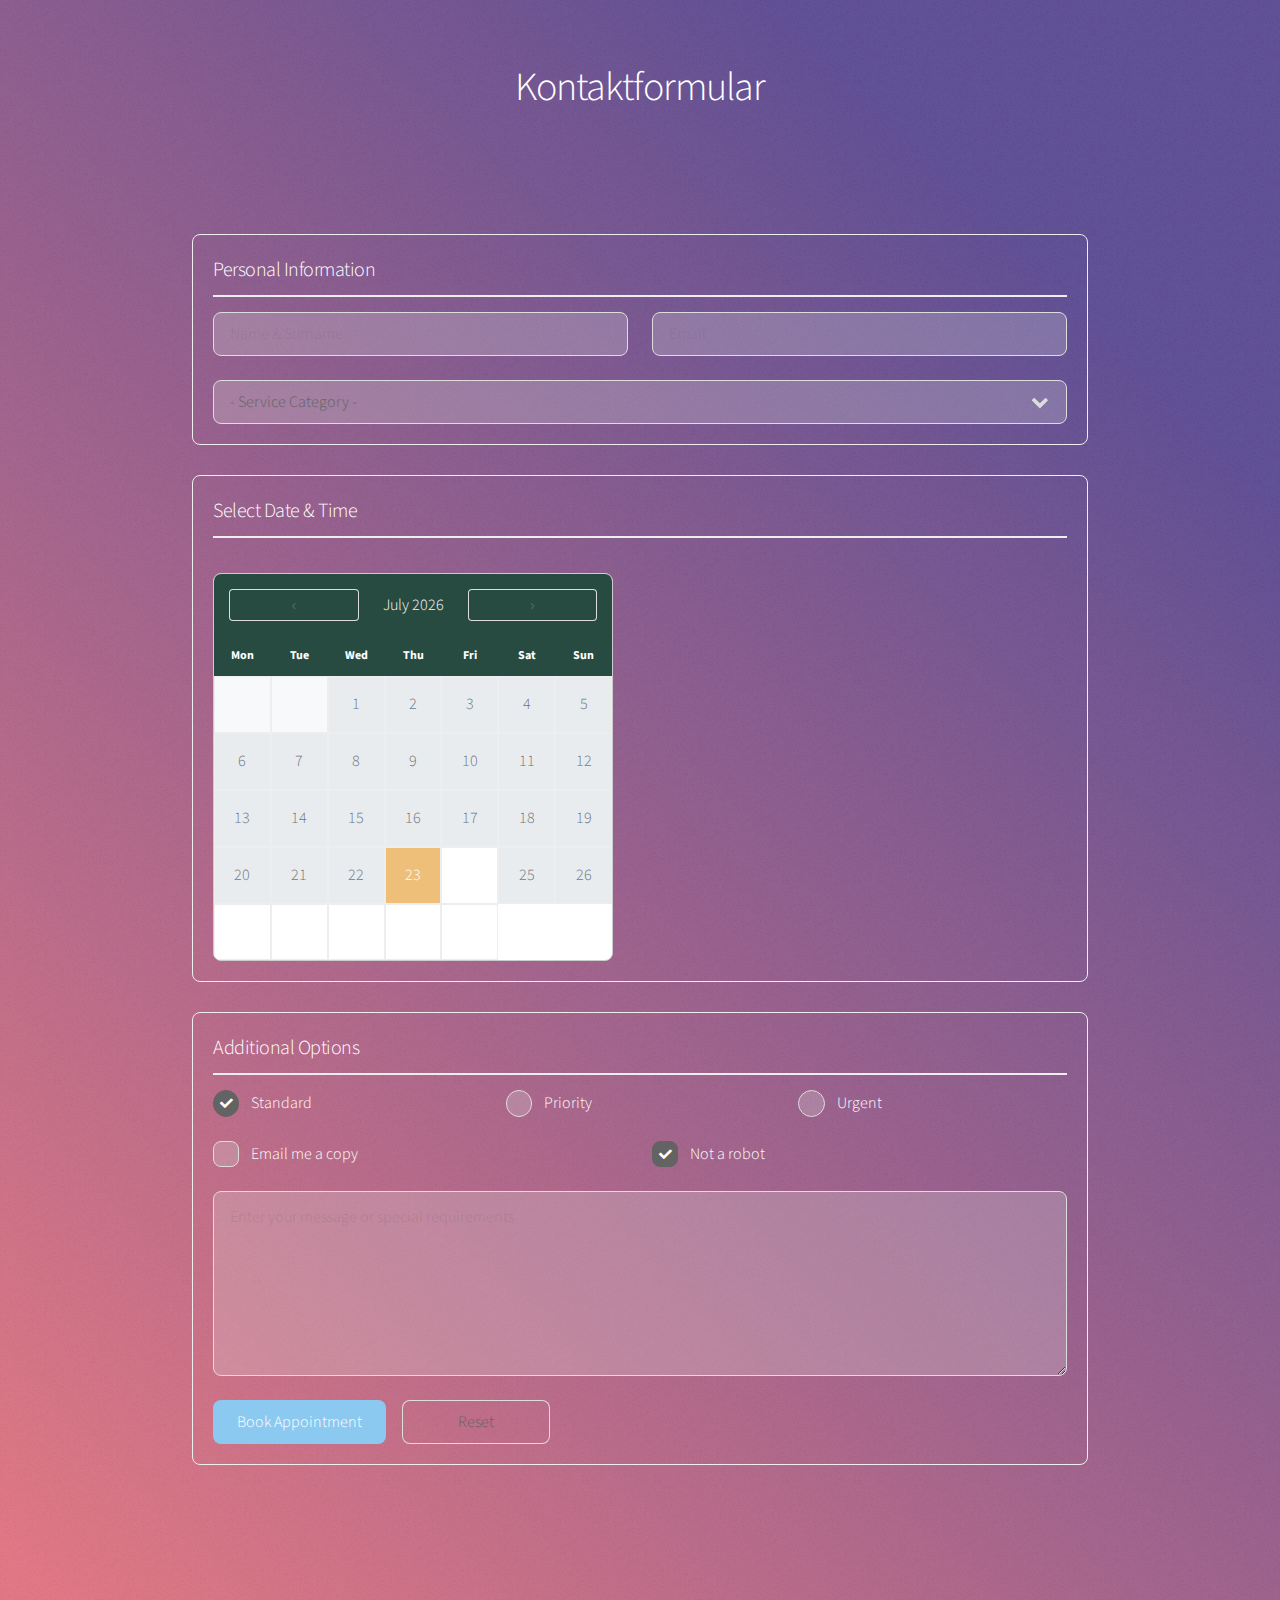
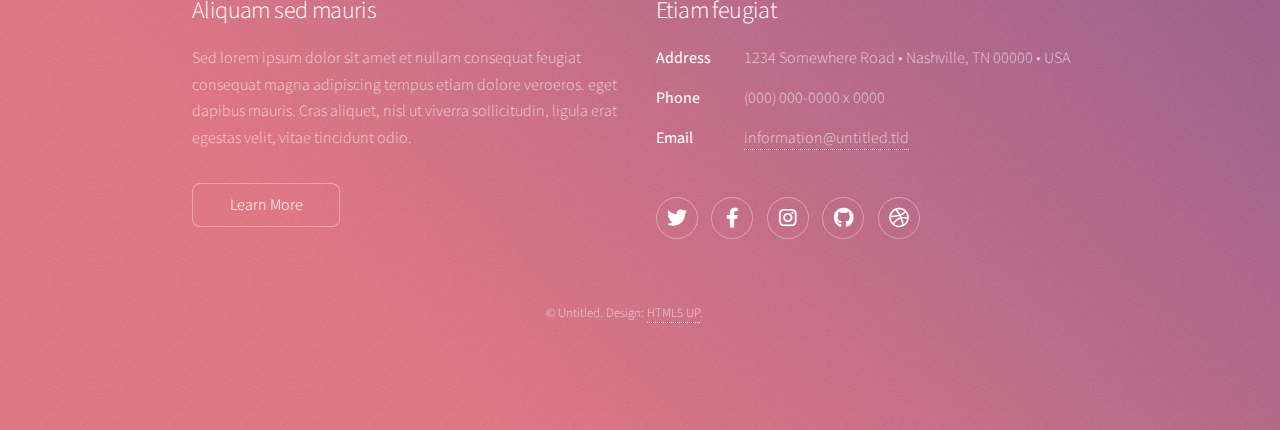
<file: form.html>
<!DOCTYPE HTML>
<!--
	Stellar by HTML5 UP
	html5up.net | @ajlkn
	Free for personal and commercial use under the CCA 3.0 license (html5up.net/license)
-->
<html>
	<head>
		<title>Neuroathletictraining</title>
		<meta charset="utf-8" />
		<meta name="viewport" content="width=device-width, initial-scale=1, user-scalable=no" />
		<link rel="stylesheet" href="assets/css/main.css" />
		<noscript><link rel="stylesheet" href="assets/css/noscript.css" /></noscript>
		<style>
			/* Calendar Styles */
			.calendar-container {
				max-width: 400px;
				margin: 20px 0;
				border: 1px solid #ccc;
				border-radius: 8px;
				overflow: hidden;
				background: #fff;
			}
			
			.calendar-header {
				background: #274b41;
				color: white;
				padding: 15px;
				text-align: center;
				display: flex;
				justify-content: space-between;
				align-items: center;
			}
			
			.calendar-nav {
				background: none;
				border: none;
				color: white;
				font-size: 14px;
				cursor: pointer;
				padding: 8px;
				border-radius: 4px;
				width: 32px;
				height: 32px;
				display: flex;
				align-items: center;
				justify-content: center;
			}
			
			.calendar-nav:hover {
				background: rgba(255,255,255,0.1);
			}

			/* Mobile adjustments */
			@media screen and (max-width: 736px) {
				.calendar-nav {
					width: 40px;
					height: 40px;
					font-size: 16px;
					padding: 10px;
				}
			}
			
			.calendar-grid {
				display: grid;
				grid-template-columns: repeat(7, 1fr);
			}
			
			.calendar-day-header {
				background: #274b41;
				color: white;
				padding: 10px 5px;
				text-align: center;
				font-weight: bold;
				font-size: 12px;
			}
			
			.calendar-day {
				aspect-ratio: 1;
				display: flex;
				align-items: center;
				justify-content: center;
				border: 1px solid #eee;
				cursor: pointer;
				transition: all 0.2s;
				background: #fff;
			}
			
			.calendar-day:hover {
				background: #edbf793a;
			}
			
			.calendar-day.other-month {
				color: #ccc;
				background: #f8f9fa;
			}
			
			.calendar-day.unavailable {
				background: #e9ecef;
				color: #6c757d;
				cursor: not-allowed;
			}
			
			.calendar-day.selected {
				background: #60bca4;
				color: white;
			}
			
			.calendar-day.today {
				background: #edbf79;
				color: white;
			}
			
			.time-slots {
				margin-top: 20px;
				display: none;
			}
			
			.time-slot-grid {
				display: grid;
				grid-template-columns: repeat(auto-fit, minmax(100px, 1fr));
				gap: 10px;
				margin-top: 10px;
			}
			
			.time-slot {
				padding: 8px 12px;
				border: 2px solid #ddd;
				background: #fff;
				cursor: pointer;
				text-align: center;
				transition: all 0.2s;
				border-radius: 4px;
			}
			
			.time-slot:hover {
				border-color: #edbf79;
			}
			
			.time-slot.selected {
				background: #60bca4;
				color: white;
				border-color: #60bca4;
			}
			
			.time-slot.unavailable {
				background: #e9ecef;
				color: #6c757d;
				cursor: not-allowed;
				border-color: #e9ecef;
			}
			
			.booking-summary {
				margin-top: 20px;
				padding: 15px;
				background: #f8f9fa;
				border-radius: 4px;
				display: none;
			}
			
			.form-section {
				margin-bottom: 30px;
				padding: 20px;
				border: 1px solid #eee;
				border-radius: 8px;
			}
			
			.section-title {
				margin-bottom: 15px;
				color: #2c3e50;
				border-bottom: 2px solid #eee;
				padding-bottom: 10px;
			}
		</style>
	</head>
	<body class="is-preload">

		<!-- Wrapper -->
		<div id="wrapper">

			<!-- Header -->
			<header id="header">
				<h1>Kontaktformular</h1>
				<p></p>
			</header>

            <!-- Main -->
			<div id="main" style="background: transparent; color: white;">

				<!-- Form -->
				<section class="main">
					<h2></h2>
					<form method="post" action="#" id="bookingForm" style="color: white;">
						<!-- Personal Information Section -->
						<div class="form-section">
							<h3 class="section-title" style="color: white;">Personal Information</h3>
							<div class="row gtr-uniform">
								<div class="col-6 col-12-xsmall">
									<input type="text" name="demo-name" id="demo-name" value="" placeholder="Name & Surname" required />
								</div>
								<div class="col-6 col-12-xsmall">
									<input type="email" name="demo-email" id="demo-email" value="" placeholder="Email" required />
								</div>
								<div class="col-12">
									<select name="demo-category" id="demo-category">
										<option value="">- Service Category -</option>
										<option value="1">Free 20min Call</option>
										<option value="2">Neuroassesment</option>
										<option value="3">Personaltraining</option>
										<option value="4">Urgent/ Pain</option>
									</select>
								</div>
							</div>
						</div>

						<!-- Appointment Booking Section -->
						<div class="form-section">
							<h3 class="section-title" style="color: white;">Select Date & Time</h3>
							<div class="row gtr-uniform">
								<div class="col-6 col-12-medium">
									<div class="calendar-container">
										<div class="calendar-header">
											<button type="button" class="calendar-nav" id="prevMonth">‹</button>
											<span id="currentMonth"></span>
											<button type="button" class="calendar-nav" id="nextMonth">›</button>
										</div>
										<div class="calendar-grid" id="calendarGrid">
											<!-- Calendar will be generated here -->
										</div>
									</div>
								</div>
								<div class="col-6 col-12-medium">
									<div class="time-slots" id="timeSlots">
										<h4 style="color: white;">Available Times</h4>
										<div class="time-slot-grid" id="timeSlotsGrid">
											<!-- Time slots will be generated here -->
										</div>
									</div>
									<div class="booking-summary" id="bookingSummary" style="color: white;">
										<h4 style="color: white;">Booking Summary</h4>
										<p><strong>Date:</strong> <span id="selectedDate"></span></p>
										<p><strong>Time:</strong> <span id="selectedTime"></span></p>
									</div>
								</div>
							</div>
							<input type="hidden" name="booking-date" id="bookingDate" />
							<input type="hidden" name="booking-time" id="bookingTime" />
						</div>

						<!-- Additional Options Section -->
						<div class="form-section">
							<h3 class="section-title" style="color: white;">Additional Options</h3>
							<div class="row gtr-uniform">
								<div class="col-4 col-12-small">
									<input type="radio" id="demo-priority-low" name="demo-priority" checked>
									<label for="demo-priority-low" style="color: white;">Standard</label>
								</div>
								<div class="col-4 col-12-small">
									<input type="radio" id="demo-priority-normal" name="demo-priority">
									<label for="demo-priority-normal" style="color: white;">Priority</label>
								</div>
								<div class="col-4 col-12-small">
									<input type="radio" id="demo-priority-high" name="demo-priority">
									<label for="demo-priority-high" style="color: white;">Urgent</label>
								</div>
								<div class="col-6 col-12-small">
									<input type="checkbox" id="demo-copy" name="demo-copy">
									<label for="demo-copy" style="color: white;">Email me a copy</label>
								</div>
								<div class="col-6 col-12-small">
									<input type="checkbox" id="demo-human" name="demo-human" checked>
									<label for="demo-human" style="color: white;">Not a robot</label>
								</div>
								<div class="col-12">
									<textarea name="demo-message" id="demo-message" placeholder="Enter your message or special requirements" rows="6"></textarea>
								</div>
								<div class="col-12">
									<ul class="actions">
										<li><input type="submit" value="Book Appointment" class="primary" /></li>
										<li><input type="reset" value="Reset" /></li>
									</ul>
								</div>
							</div>
						</div>
					</form>
				</section>

			</div>

			<!-- Footer -->
			<footer id="footer">
				<section>
					<h2>Aliquam sed mauris</h2>
					<p>Sed lorem ipsum dolor sit amet et nullam consequat feugiat consequat magna adipiscing tempus etiam dolore veroeros. eget dapibus mauris. Cras aliquet, nisl ut viverra sollicitudin, ligula erat egestas velit, vitae tincidunt odio.</p>
					<ul class="actions">
						<li><a href="#" class="button">Learn More</a></li>
					</ul>
				</section>
				<section>
					<h2>Etiam feugiat</h2>
					<dl class="alt">
						<dt>Address</dt>
						<dd>1234 Somewhere Road &bull; Nashville, TN 00000 &bull; USA</dd>
						<dt>Phone</dt>
						<dd>(000) 000-0000 x 0000</dd>
						<dt>Email</dt>
						<dd><a href="#">information@untitled.tld</a></dd>
					</dl>
					<ul class="icons">
						<li><a href="#" class="icon brands fa-twitter alt"><span class="label">Twitter</span></a></li>
						<li><a href="#" class="icon brands fa-facebook-f alt"><span class="label">Facebook</span></a></li>
						<li><a href="#" class="icon brands fa-instagram alt"><span class="label">Instagram</span></a></li>
						<li><a href="#" class="icon brands fa-github alt"><span class="label">GitHub</span></a></li>
						<li><a href="#" class="icon brands fa-dribbble alt"><span class="label">Dribbble</span></a></li>
					</ul>
				</section>
				<p class="copyright">&copy; Untitled. Design: <a href="https://html5up.net">HTML5 UP</a>.</p>
			</footer>

		</div>

		<!-- Scripts -->
		<script src="assets/js/jquery.min.js"></script>
		<script src="assets/js/jquery.scrollex.min.js"></script>
		<script src="assets/js/jquery.scrolly.min.js"></script>
		<script src="assets/js/browser.min.js"></script>
		<script src="assets/js/breakpoints.min.js"></script>
		<script src="assets/js/util.js"></script>
		<script src="assets/js/main.js"></script>

		<script>
			// CONFIGURATION: Edit these settings to customize availability
			const BOOKING_CONFIG = {
				// Available days of the week (0 = Sunday, 1 = Monday, etc.)
				availableDays: [1, 2, 3, 4, 5], // Monday to Friday
				
				// Available time slots for each day
				timeSlots: {
					1: ['09:00', '10:00', '11:00', '14:00', '15:00', '16:00'], // Monday
					2: ['09:00', '10:00', '11:00', '14:00', '15:00', '16:00'], // Tuesday
					3: ['09:00', '10:00', '11:00', '14:00', '15:00', '16:00'], // Wednesday
					4: ['09:00', '10:00', '11:00', '14:00', '15:00', '16:00'], // Thursday
					5: ['09:00', '10:00', '11:00', '14:00', '15:00'], // Friday (shorter day)
					6: ['10:00', '11:00', '12:00'], // Saturday (limited hours)
					0: [] // Sunday (closed)
				},
				
				// Blocked dates (format: 'YYYY-MM-DD')
				blockedDates: [
					'2025-08-15', // Example blocked date
					'2025-08-18'  // Example blocked date
				],
				
				// How many days in advance can bookings be made
				maxAdvanceDays: 60
			};

			class BookingCalendar {
				constructor() {
					this.currentDate = new Date();
					this.selectedDate = null;
					this.selectedTime = null;
					this.init();
				}

				init() {
					this.renderCalendar();
					this.bindEvents();
				}

				bindEvents() {
					document.getElementById('prevMonth').addEventListener('click', () => {
						this.currentDate.setMonth(this.currentDate.getMonth() - 1);
						this.renderCalendar();
					});

					document.getElementById('nextMonth').addEventListener('click', () => {
						this.currentDate.setMonth(this.currentDate.getMonth() + 1);
						this.renderCalendar();
					});

					document.getElementById('bookingForm').addEventListener('submit', (e) => {
						if (!this.selectedDate || !this.selectedTime) {
							e.preventDefault();
							alert('Please select both a date and time for your appointment.');
						}
					});
				}

				renderCalendar() {
					const year = this.currentDate.getFullYear();
					const month = this.currentDate.getMonth();
					
					// Update header
					const monthNames = ['January', 'February', 'March', 'April', 'May', 'June',
						'July', 'August', 'September', 'October', 'November', 'December'];
					document.getElementById('currentMonth').textContent = `${monthNames[month]} ${year}`;

					// Clear calendar
					const grid = document.getElementById('calendarGrid');
					grid.innerHTML = '';

					// Add day headers (Monday first)
					const dayHeaders = ['Mon', 'Tue', 'Wed', 'Thu', 'Fri', 'Sat', 'Sun'];
					dayHeaders.forEach(day => {
						const dayHeader = document.createElement('div');
						dayHeader.className = 'calendar-day-header';
						dayHeader.textContent = day;
						grid.appendChild(dayHeader);
					});

					// Get first day of month and number of days
					let firstDay = new Date(year, month, 1).getDay();
					// Convert Sunday (0) to be last day (6), and shift others down by 1
					firstDay = firstDay === 0 ? 6 : firstDay - 1;
					const daysInMonth = new Date(year, month + 1, 0).getDate();
					const today = new Date();

					// Add empty cells for days before month starts
					for (let i = 0; i < firstDay; i++) {
						const emptyDay = document.createElement('div');
						emptyDay.className = 'calendar-day other-month';
						grid.appendChild(emptyDay);
					}

					// Add days of the month
					for (let day = 1; day <= daysInMonth; day++) {
						const dayElement = document.createElement('div');
						dayElement.className = 'calendar-day';
						dayElement.textContent = day;

						const currentDay = new Date(year, month, day);
						const dayOfWeek = currentDay.getDay();
						const dateString = this.formatDate(currentDay);

						// Check if day is today
						if (this.isSameDate(currentDay, today)) {
							dayElement.classList.add('today');
						}

						// Check if day is available
						const isAvailable = this.isDayAvailable(currentDay, dayOfWeek, dateString);
						if (!isAvailable) {
							dayElement.classList.add('unavailable');
						} else {
							dayElement.addEventListener('click', () => this.selectDate(currentDay, dayElement));
						}

						// Check if day is selected
						if (this.selectedDate && this.isSameDate(currentDay, this.selectedDate)) {
							dayElement.classList.add('selected');
						}

						grid.appendChild(dayElement);
					}
				}

				isDayAvailable(date, dayOfWeek, dateString) {
					// Check if date is in the past
					const today = new Date();
					today.setHours(0, 0, 0, 0);
					if (date < today) return false;

					// Check if date is too far in the future
					const maxDate = new Date();
					maxDate.setDate(maxDate.getDate() + BOOKING_CONFIG.maxAdvanceDays);
					if (date > maxDate) return false;

					// Check if day of week is available
					if (!BOOKING_CONFIG.availableDays.includes(dayOfWeek)) return false;

					// Check if date is blocked
					if (BOOKING_CONFIG.blockedDates.includes(dateString)) return false;

					return true;
				}

				selectDate(date, element) {
					// Remove previous selection
					document.querySelectorAll('.calendar-day.selected').forEach(el => {
						el.classList.remove('selected');
					});

					// Add selection to clicked element
					element.classList.add('selected');
					this.selectedDate = date;
					this.selectedTime = null; // Reset time selection

					// Update hidden input
					document.getElementById('bookingDate').value = this.formatDate(date);

					// Show time slots
					this.renderTimeSlots(date.getDay());
				}

				renderTimeSlots(dayOfWeek) {
					const timeSlotsContainer = document.getElementById('timeSlots');
					const timeSlotsGrid = document.getElementById('timeSlotsGrid');
					
					timeSlotsContainer.style.display = 'block';
					timeSlotsGrid.innerHTML = '';

					const availableTimes = BOOKING_CONFIG.timeSlots[dayOfWeek] || [];

					if (availableTimes.length === 0) {
						timeSlotsGrid.innerHTML = '<p>No available times for this day.</p>';
						return;
					}

					availableTimes.forEach(time => {
						const timeSlot = document.createElement('div');
						timeSlot.className = 'time-slot';
						timeSlot.textContent = time;
						timeSlot.addEventListener('click', () => this.selectTime(time, timeSlot));
						timeSlotsGrid.appendChild(timeSlot);
					});
				}

				selectTime(time, element) {
					// Remove previous selection
					document.querySelectorAll('.time-slot.selected').forEach(el => {
						el.classList.remove('selected');
					});

					// Add selection to clicked element
					element.classList.add('selected');
					this.selectedTime = time;

					// Update hidden input
					document.getElementById('bookingTime').value = time;

					// Show booking summary
					this.showBookingSummary();
				}

				showBookingSummary() {
					const summary = document.getElementById('bookingSummary');
					const selectedDateSpan = document.getElementById('selectedDate');
					const selectedTimeSpan = document.getElementById('selectedTime');

					selectedDateSpan.textContent = this.formatDateForDisplay(this.selectedDate);
					selectedTimeSpan.textContent = this.selectedTime;

					summary.style.display = 'block';
				}

				// FIXED: Use local timezone instead of UTC
				formatDate(date) {
					const year = date.getFullYear();
					const month = String(date.getMonth() + 1).padStart(2, '0');
					const day = String(date.getDate()).padStart(2, '0');
					return `${year}-${month}-${day}`;
				}

				formatDateForDisplay(date) {
					const options = { weekday: 'long', year: 'numeric', month: 'long', day: 'numeric' };
					return date.toLocaleDateString('en-US', options);
				}

				isSameDate(date1, date2) {
					return date1.toDateString() === date2.toDateString();
				}
			}

			// Initialize calendar when page loads
			document.addEventListener('DOMContentLoaded', () => {
				new BookingCalendar();
			});
		</script>

	</body>
</html>
</file>
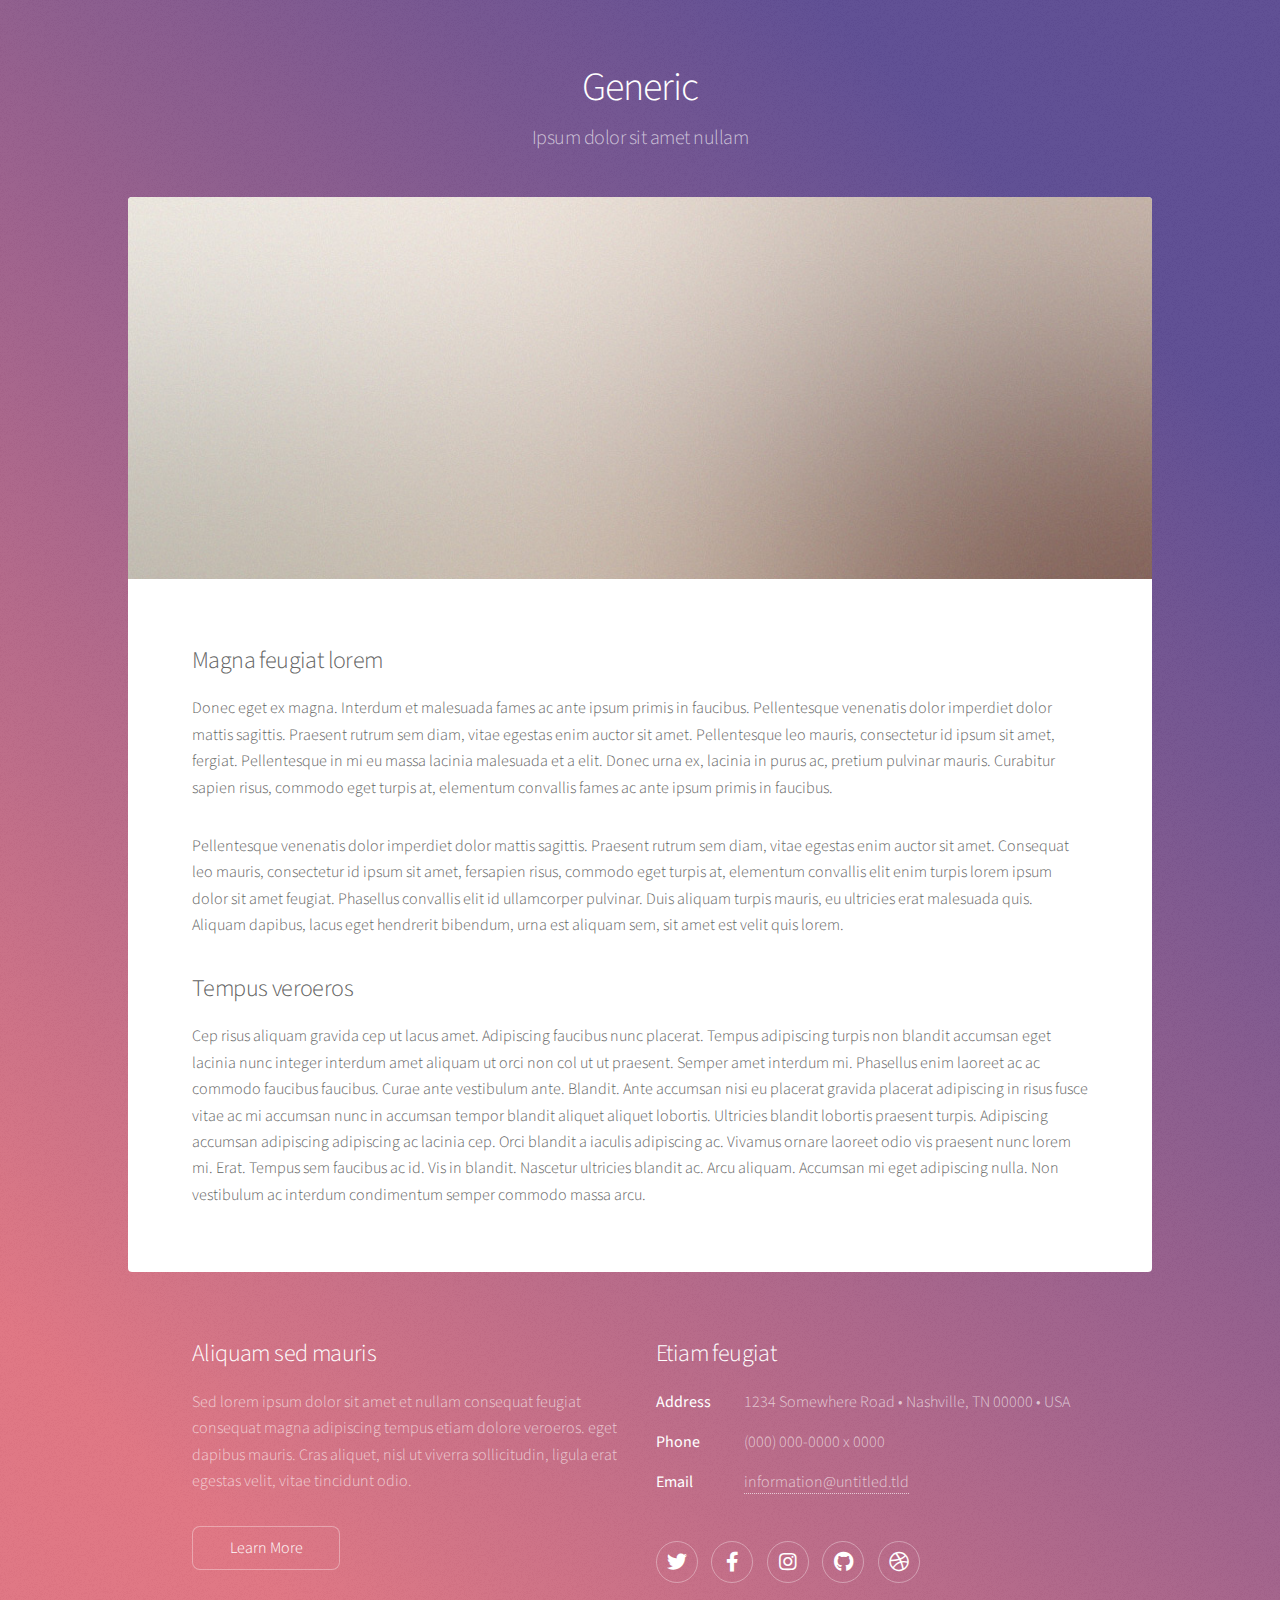
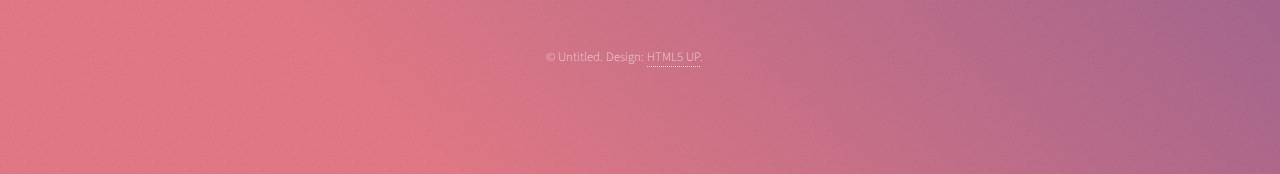
<file: generic.html>
<!DOCTYPE HTML>
<!--
	Stellar by HTML5 UP
	html5up.net | @ajlkn
	Free for personal and commercial use under the CCA 3.0 license (html5up.net/license)
-->
<html>
	<head>
		<title>Generic - Stellar by HTML5 UP</title>
		<meta charset="utf-8" />
		<meta name="viewport" content="width=device-width, initial-scale=1, user-scalable=no" />
		<link rel="stylesheet" href="assets/css/main.css" />
		<noscript><link rel="stylesheet" href="assets/css/noscript.css" /></noscript>
	</head>
	<body class="is-preload">

		<!-- Wrapper -->
			<div id="wrapper">

				<!-- Header -->
					<header id="header">
						<h1>Generic</h1>
						<p>Ipsum dolor sit amet nullam</p>
					</header>

				<!-- Main -->
					<div id="main">

						<!-- Content -->
							<section id="content" class="main">
								<span class="image main"><img src="images/pic04.jpg" alt="" /></span>
								<h2>Magna feugiat lorem</h2>
								<p>Donec eget ex magna. Interdum et malesuada fames ac ante ipsum primis in faucibus. Pellentesque venenatis dolor imperdiet dolor mattis sagittis. Praesent rutrum sem diam, vitae egestas enim auctor sit amet. Pellentesque leo mauris, consectetur id ipsum sit amet, fergiat. Pellentesque in mi eu massa lacinia malesuada et a elit. Donec urna ex, lacinia in purus ac, pretium pulvinar mauris. Curabitur sapien risus, commodo eget turpis at, elementum convallis fames ac ante ipsum primis in faucibus.</p>
								<p>Pellentesque venenatis dolor imperdiet dolor mattis sagittis. Praesent rutrum sem diam, vitae egestas enim auctor sit amet. Consequat leo mauris, consectetur id ipsum sit amet, fersapien risus, commodo eget turpis at, elementum convallis elit enim turpis lorem ipsum dolor sit amet feugiat. Phasellus convallis elit id ullamcorper pulvinar. Duis aliquam turpis mauris, eu ultricies erat malesuada quis. Aliquam dapibus, lacus eget hendrerit bibendum, urna est aliquam sem, sit amet est velit quis lorem.</p>
								<h2>Tempus veroeros</h2>
								<p>Cep risus aliquam gravida cep ut lacus amet. Adipiscing faucibus nunc placerat. Tempus adipiscing turpis non blandit accumsan eget lacinia nunc integer interdum amet aliquam ut orci non col ut ut praesent. Semper amet interdum mi. Phasellus enim laoreet ac ac commodo faucibus faucibus. Curae ante vestibulum ante. Blandit. Ante accumsan nisi eu placerat gravida placerat adipiscing in risus fusce vitae ac mi accumsan nunc in accumsan tempor blandit aliquet aliquet lobortis. Ultricies blandit lobortis praesent turpis. Adipiscing accumsan adipiscing adipiscing ac lacinia cep. Orci blandit a iaculis adipiscing ac. Vivamus ornare laoreet odio vis praesent nunc lorem mi. Erat. Tempus sem faucibus ac id. Vis in blandit. Nascetur ultricies blandit ac. Arcu aliquam. Accumsan mi eget adipiscing nulla. Non vestibulum ac interdum condimentum semper commodo massa arcu.</p>
							</section>

					</div>

				<!-- Footer -->
					<footer id="footer">
						<section>
							<h2>Aliquam sed mauris</h2>
							<p>Sed lorem ipsum dolor sit amet et nullam consequat feugiat consequat magna adipiscing tempus etiam dolore veroeros. eget dapibus mauris. Cras aliquet, nisl ut viverra sollicitudin, ligula erat egestas velit, vitae tincidunt odio.</p>
							<ul class="actions">
								<li><a href="#" class="button">Learn More</a></li>
							</ul>
						</section>
						<section>
							<h2>Etiam feugiat</h2>
							<dl class="alt">
								<dt>Address</dt>
								<dd>1234 Somewhere Road &bull; Nashville, TN 00000 &bull; USA</dd>
								<dt>Phone</dt>
								<dd>(000) 000-0000 x 0000</dd>
								<dt>Email</dt>
								<dd><a href="#">information@untitled.tld</a></dd>
							</dl>
							<ul class="icons">
								<li><a href="#" class="icon brands fa-twitter alt"><span class="label">Twitter</span></a></li>
								<li><a href="#" class="icon brands fa-facebook-f alt"><span class="label">Facebook</span></a></li>
								<li><a href="#" class="icon brands fa-instagram alt"><span class="label">Instagram</span></a></li>
								<li><a href="#" class="icon brands fa-github alt"><span class="label">GitHub</span></a></li>
								<li><a href="#" class="icon brands fa-dribbble alt"><span class="label">Dribbble</span></a></li>
							</ul>
						</section>
						<p class="copyright">&copy; Untitled. Design: <a href="https://html5up.net">HTML5 UP</a>.</p>
					</footer>

			</div>

		<!-- Scripts -->
			<script src="assets/js/jquery.min.js"></script>
			<script src="assets/js/jquery.scrollex.min.js"></script>
			<script src="assets/js/jquery.scrolly.min.js"></script>
			<script src="assets/js/browser.min.js"></script>
			<script src="assets/js/breakpoints.min.js"></script>
			<script src="assets/js/util.js"></script>
			<script src="assets/js/main.js"></script>

	</body>
</html>
</file>
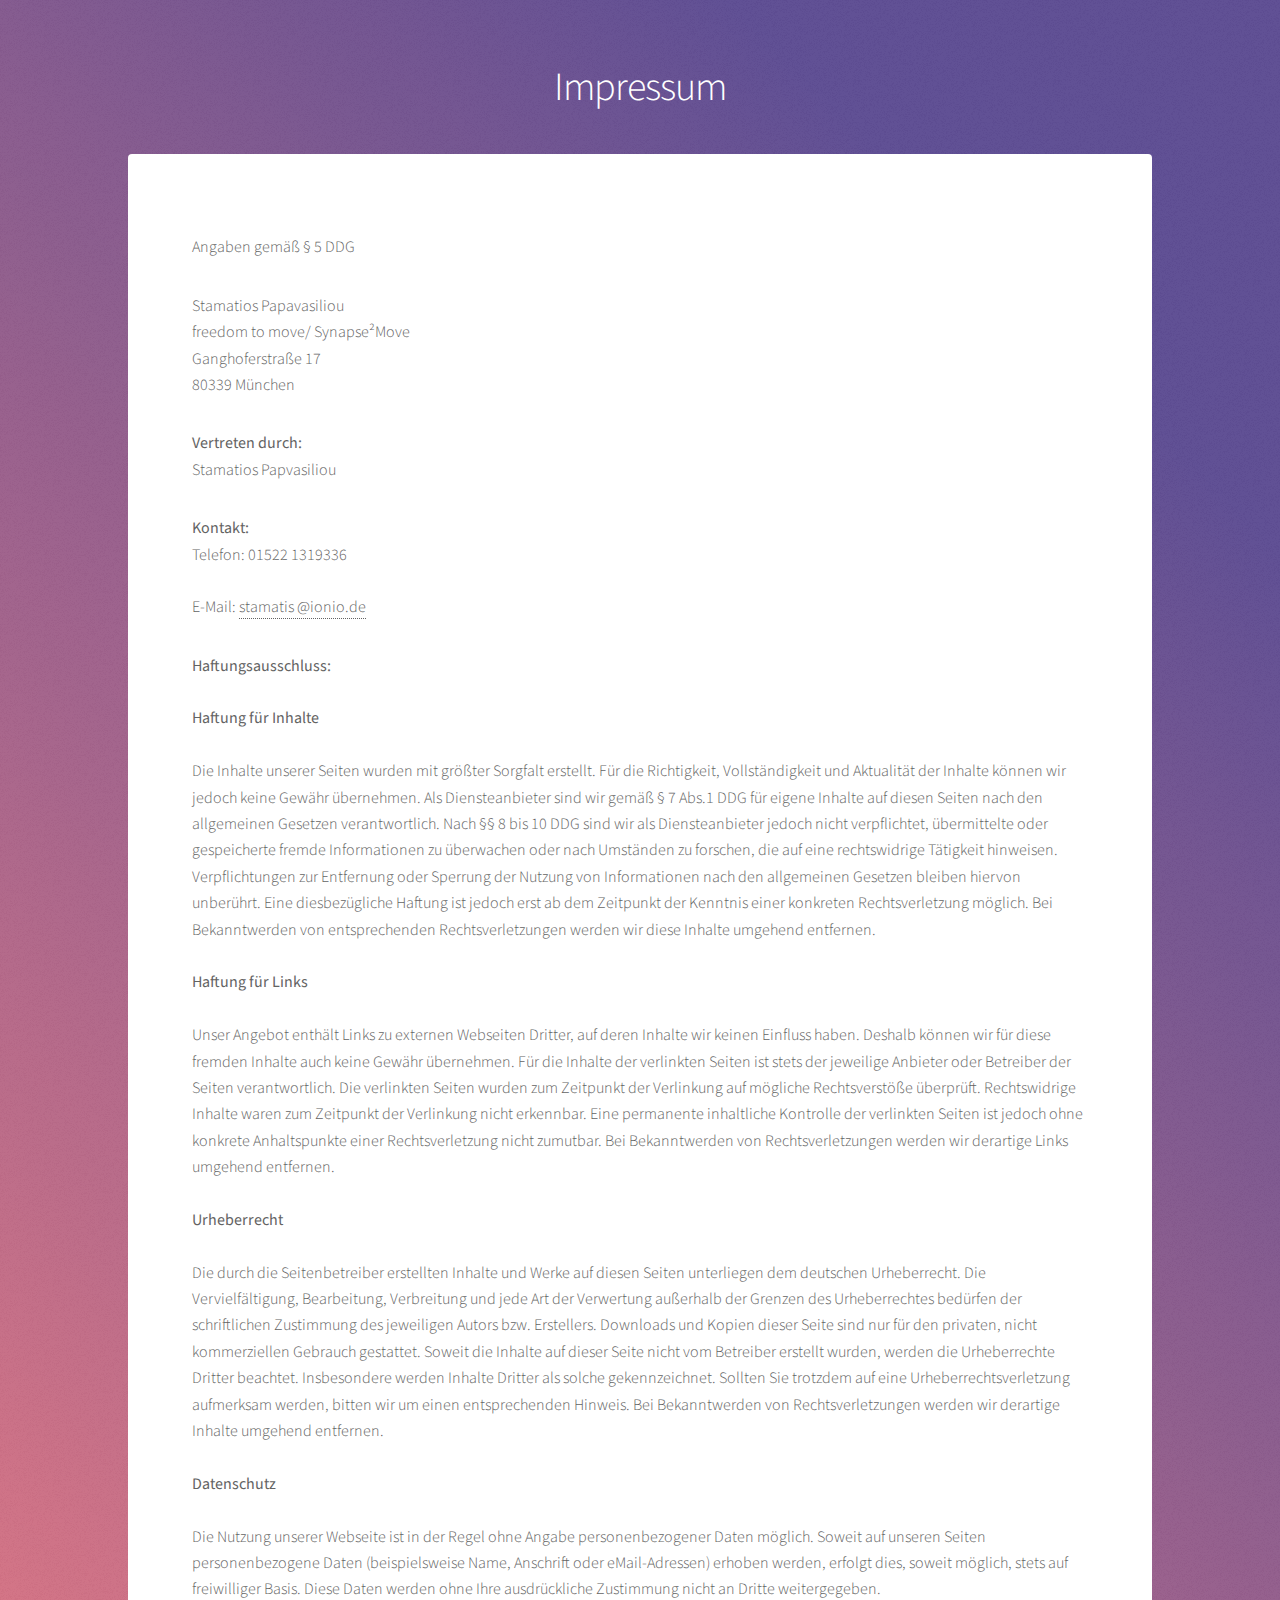
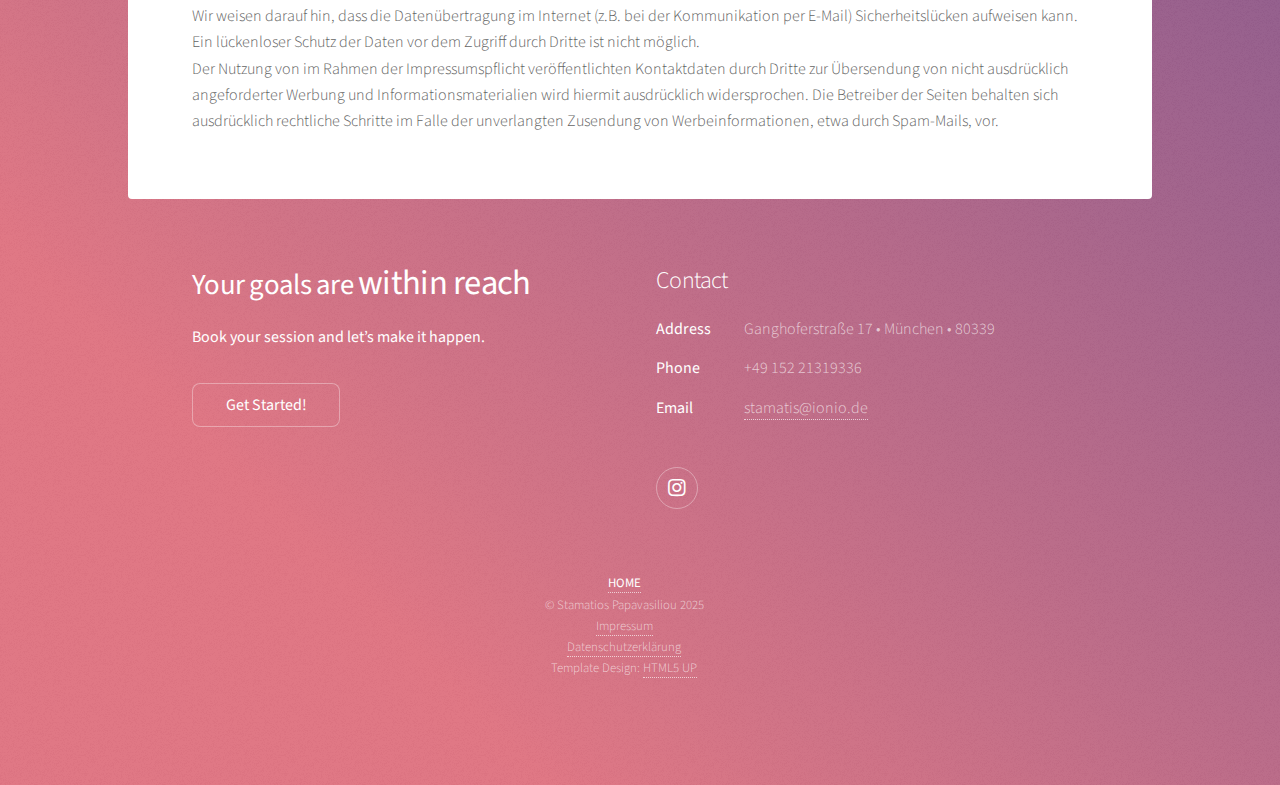
<file: impressum.html>
<!DOCTYPE HTML>
<!--
	Stellar by HTML5 UP
	html5up.net | @ajlkn
	Free for personal and commercial use under the CCA 3.0 license (html5up.net/license)
-->
<html>
	<head>
		<title>Neuroathletictraining</title>
		<meta charset="utf-8" />
		<meta name="viewport" content="width=device-width, initial-scale=1, user-scalable=no" />
		<link rel="stylesheet" href="assets/css/main.css" />
		<noscript><link rel="stylesheet" href="assets/css/noscript.css" /></noscript>
	</head>
	<body class="is-preload">

		<!-- Wrapper -->
			<div id="wrapper">

				<!-- Header -->
					<header id="header">
					<h1>Impressum</h1>
						<p></p>
					</header>

				<!-- Main -->
					<div id="main">

						<!-- Content -->
							<section id="content" class="main">
								
								<h2></h2>
								<p>
                                    Angaben gemäß § 5 DDG</p><p>Stamatios Papavasiliou<br> 
                                        freedom to move/ Synapse²Move<br>
										Ganghoferstraße 17<br> 
										80339 München <br> 
										</p><p> <strong>Vertreten durch: </strong><br>
										Stamatios Papvasiliou<br>
										</p><p><strong>Kontakt:</strong> <br>
										Telefon: 01522 1319336<br>
										<br>
										E-Mail: <a href='mailto:stamatis @ionio.de'>stamatis @ionio.de</a></br></p><p><strong>Haftungsausschluss: </strong><br><br><strong>Haftung für Inhalte</strong><br><br>
										Die Inhalte unserer Seiten wurden mit größter Sorgfalt erstellt. Für die Richtigkeit, Vollständigkeit und Aktualität der Inhalte können wir jedoch keine Gewähr übernehmen. Als Diensteanbieter sind wir gemäß § 7 Abs.1 DDG für eigene Inhalte auf diesen Seiten nach den allgemeinen Gesetzen verantwortlich. Nach §§ 8 bis 10 DDG sind wir als Diensteanbieter jedoch nicht verpflichtet, übermittelte oder gespeicherte fremde Informationen zu überwachen oder nach Umständen zu forschen, die auf eine rechtswidrige Tätigkeit hinweisen. Verpflichtungen zur Entfernung oder Sperrung der Nutzung von Informationen nach den allgemeinen Gesetzen bleiben hiervon unberührt. Eine diesbezügliche Haftung ist jedoch erst ab dem Zeitpunkt der Kenntnis einer konkreten Rechtsverletzung möglich. Bei Bekanntwerden von entsprechenden Rechtsverletzungen werden wir diese Inhalte umgehend entfernen.<br><br><strong>Haftung für Links</strong><br><br>
										Unser Angebot enthält Links zu externen Webseiten Dritter, auf deren Inhalte wir keinen Einfluss haben. Deshalb können wir für diese fremden Inhalte auch keine Gewähr übernehmen. Für die Inhalte der verlinkten Seiten ist stets der jeweilige Anbieter oder Betreiber der Seiten verantwortlich. Die verlinkten Seiten wurden zum Zeitpunkt der Verlinkung auf mögliche Rechtsverstöße überprüft. Rechtswidrige Inhalte waren zum Zeitpunkt der Verlinkung nicht erkennbar. Eine permanente inhaltliche Kontrolle der verlinkten Seiten ist jedoch ohne konkrete Anhaltspunkte einer Rechtsverletzung nicht zumutbar. Bei Bekanntwerden von Rechtsverletzungen werden wir derartige Links umgehend entfernen.<br><br><strong>Urheberrecht</strong><br><br>
										Die durch die Seitenbetreiber erstellten Inhalte und Werke auf diesen Seiten unterliegen dem deutschen Urheberrecht. Die Vervielfältigung, Bearbeitung, Verbreitung und jede Art der Verwertung außerhalb der Grenzen des Urheberrechtes bedürfen der schriftlichen Zustimmung des jeweiligen Autors bzw. Erstellers. Downloads und Kopien dieser Seite sind nur für den privaten, nicht kommerziellen Gebrauch gestattet. Soweit die Inhalte auf dieser Seite nicht vom Betreiber erstellt wurden, werden die Urheberrechte Dritter beachtet. Insbesondere werden Inhalte Dritter als solche gekennzeichnet. Sollten Sie trotzdem auf eine Urheberrechtsverletzung aufmerksam werden, bitten wir um einen entsprechenden Hinweis. Bei Bekanntwerden von Rechtsverletzungen werden wir derartige Inhalte umgehend entfernen.<br><br><strong>Datenschutz</strong><br><br>
										Die Nutzung unserer Webseite ist in der Regel ohne Angabe personenbezogener Daten möglich. Soweit auf unseren Seiten personenbezogene Daten (beispielsweise Name, Anschrift oder eMail-Adressen) erhoben werden, erfolgt dies, soweit möglich, stets auf freiwilliger Basis. Diese Daten werden ohne Ihre ausdrückliche Zustimmung nicht an Dritte weitergegeben. <br>
										Wir weisen darauf hin, dass die Datenübertragung im Internet (z.B. bei der Kommunikation per E-Mail) Sicherheitslücken aufweisen kann. Ein lückenloser Schutz der Daten vor dem Zugriff durch Dritte ist nicht möglich. <br>
										Der Nutzung von im Rahmen der Impressumspflicht veröffentlichten Kontaktdaten durch Dritte zur Übersendung von nicht ausdrücklich angeforderter Werbung und Informationsmaterialien wird hiermit ausdrücklich widersprochen. Die Betreiber der Seiten behalten sich ausdrücklich rechtliche Schritte im Falle der unverlangten Zusendung von Werbeinformationen, etwa durch Spam-Mails, vor.<br>
									</p>

					</div>

				<!-- Footer -->
					<footer id="footer">
						<section>
							<h1 style="font-size: 1.8em;">
								<strong>Your goals are <span style="font-size: 1.2em;">within reach</span></strong>
								</h1>
							<p><strong>Book your session and let’s make it happen.</strong></p>
							<ul class="actions">
								<li><a href="form.html" class="button"><strong>Get Started!</strong></a></li>
							</ul>
						</section>
						<section>
							<h2>Contact</h2>
							<dl class="alt">
								<dt>Address</dt>
								<dd>Ganghoferstraße 17 &bull; München &bull; 80339 </dd>
								<dt>Phone</dt>
								<dd>+49 152 21319336</dd>
								<dt>Email</dt>
								<dd><a href="#">stamatis@ionio.de</a></dd>
							</dl>
							<ul class="icons" style="justify-content: center; align-items: center;">
								<li><a href="https://www.instagram.com/synapse2move/" class="icon brands fa-instagram alt"><span class="label">Instagram</span></a></li>
							</ul>
							<style>
							@media (max-width: 600px) {
								#footer .icons {
									display: flex !important;
									justify-content: center !important;
									align-items: center !important;
									padding-left: 0 !important;
								}
							}
							</style>
						</section>
						<p class="copyright"> <a href="index.html"><strong>HOME</strong></a> <br> &copy; Stamatios Papavasiliou 2025<br> <a href="impressum.html">Impressum</a>   <br> <a href="datenschutz.html">Datenschutzerklärung</a>   <br>   Template Design: <a href="https://html5up.net">HTML5 UP</a>  <br>   </p>
					</footer>

			</div>

		<!-- Scripts -->
			<script src="assets/js/jquery.min.js"></script>
			<script src="assets/js/jquery.scrollex.min.js"></script>
			<script src="assets/js/jquery.scrolly.min.js"></script>
			<script src="assets/js/browser.min.js"></script>
			<script src="assets/js/breakpoints.min.js"></script>
			<script src="assets/js/util.js"></script>
			<script src="assets/js/main.js"></script>

	</body>
</html>
</file>
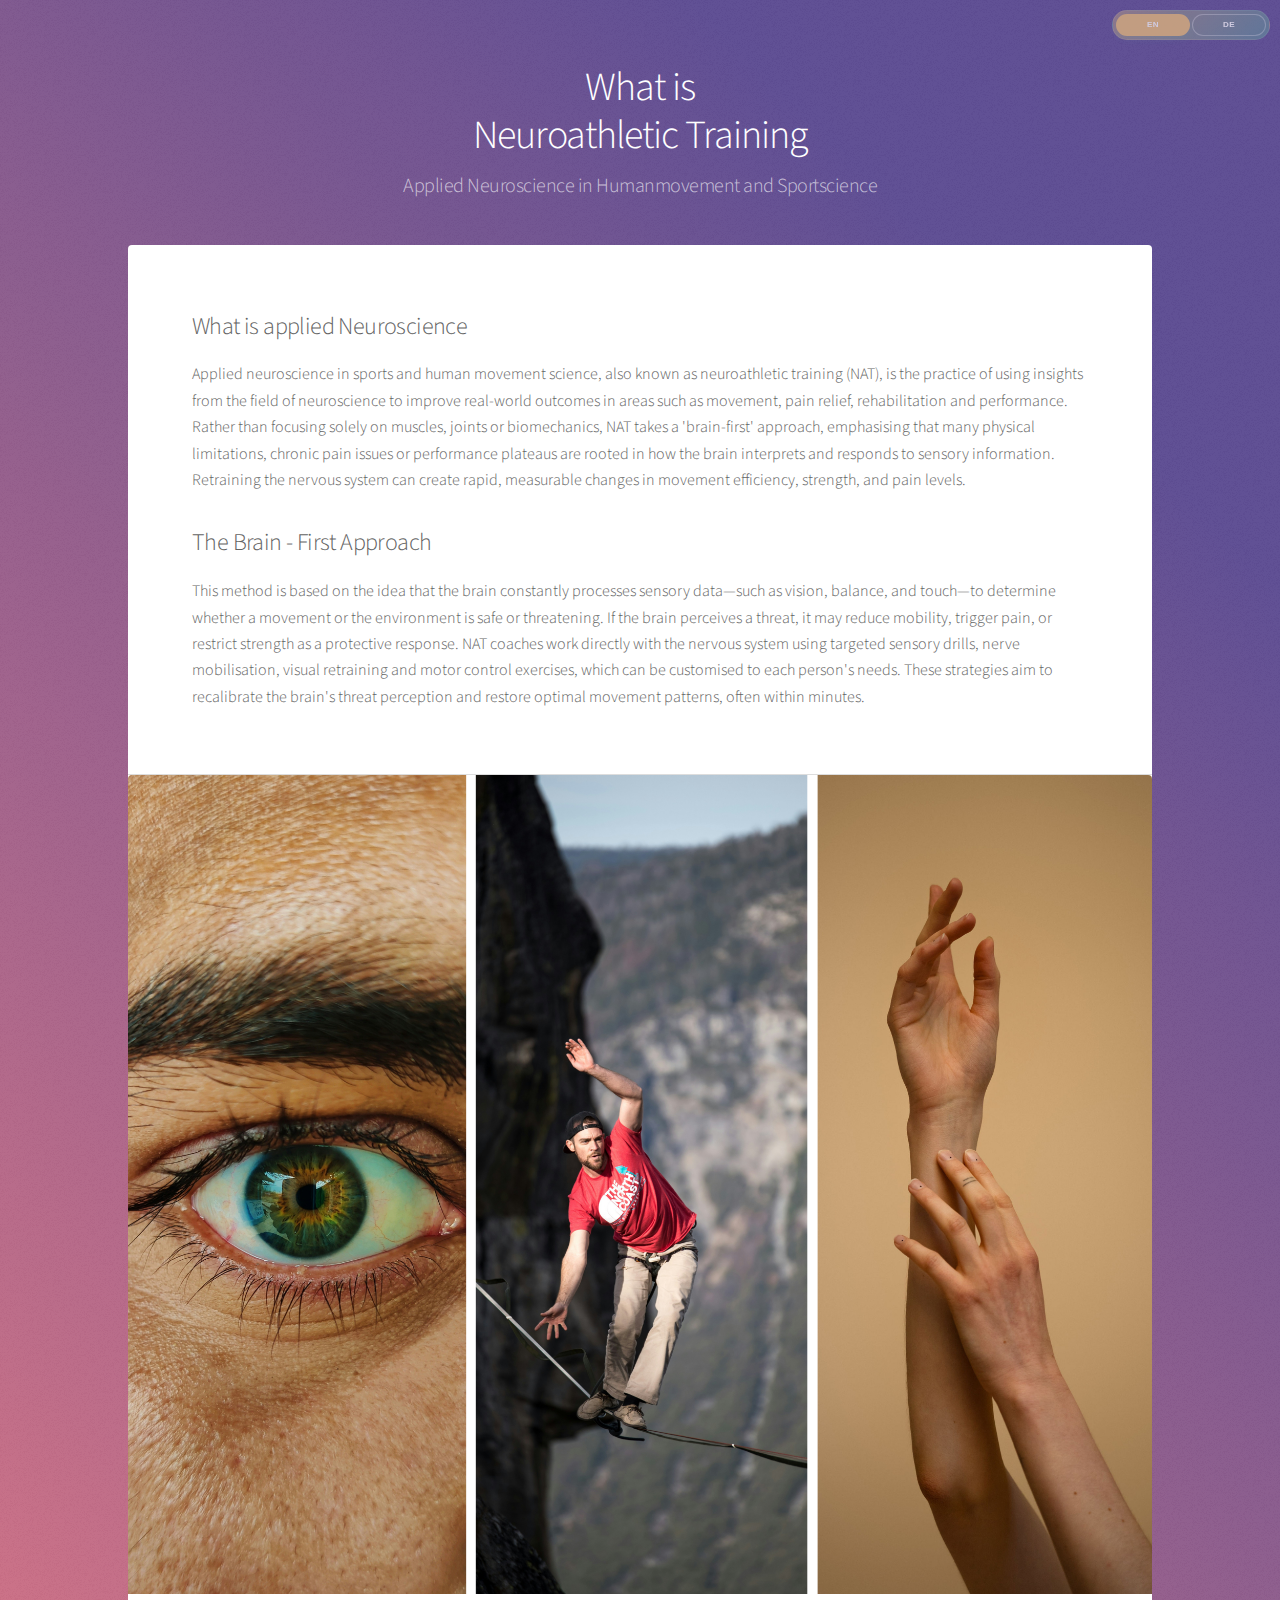
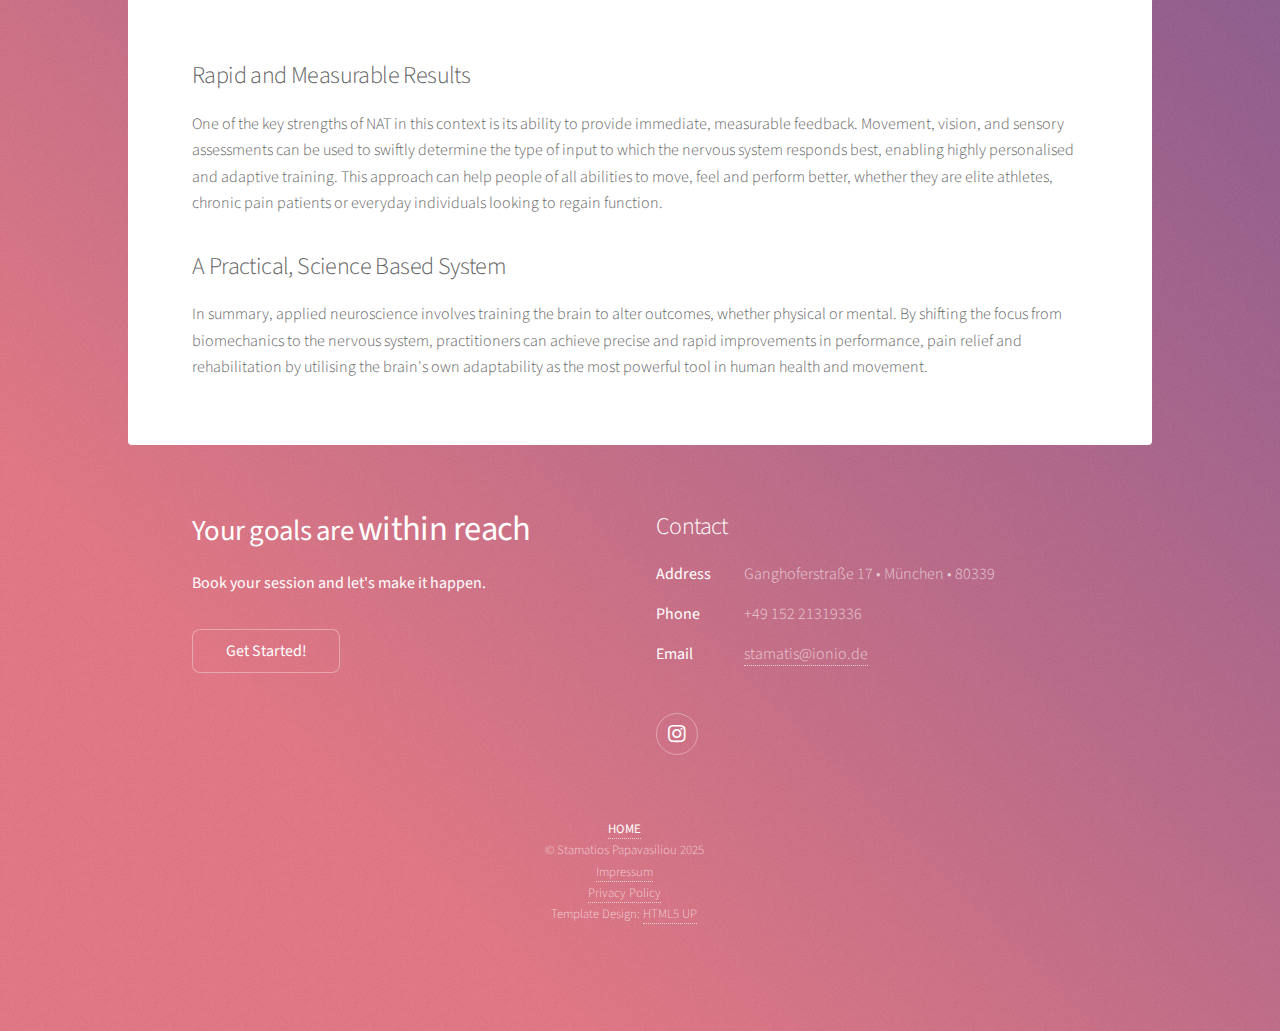
<file: Neuro.html>
<!DOCTYPE HTML>
<!--
	Stellar by HTML5 UP
	html5up.net | @ajlkn
	Free for personal and commercial use under the CCA 3.0 license (html5up.net/license)
-->
<html>
	<head>
		<title>Neuroathletictraining</title>
		<meta charset="utf-8" />
		<meta name="viewport" content="width=device-width, initial-scale=1, user-scalable=no" />
		<link rel="stylesheet" href="assets/css/main.css" />
		<noscript><link rel="stylesheet" href="assets/css/noscript.css" /></noscript>
		
		<style>
			/* Language Switch Styles */
			.language-switch {
				position: absolute;
				top: 10px;
				right: 10px;
				z-index: 10000;
				background:  linear-gradient(135deg, #edbf797c, #60bca381);
				backdrop-filter: blur(10px);
				-webkit-backdrop-filter: blur(10px);
				border: 1px solid rgba(255, 255, 255, 0.1);
				border-radius: 25px;
				padding: 3px;
				display: flex;
				align-items: center;
				gap: 2px;
				transition: all 0.3s ease;
				opacity: 0.7;
			}

			.language-switch:hover {
				opacity: 1;
				background: linear-gradient(135deg, #edbf79, #60bca3);
			}

			.lang-btn {
				background: transparent;
				border: none;
				color: rgba(255, 255, 255, 0.8);
				padding: 0px 0px;
				cursor: pointer;
				border-radius: 20px;
				transition: all 0.3s ease;
				font-size: 0.50em;
				font-weight: 800;
				letter-spacing: 0.5px;
			}

			.lang-btn:hover {
				background: rgba(255, 255, 255, 0.1);
				color: white;
			}

			.lang-btn.active {
				background: #edbf79;
				color: white;
				box-shadow: 0 2px 8px rgba(96, 188, 164, 0.2);
			}

			/* Hide inactive language content */
			.lang-content {
				display: none;
			}

			.lang-content.active {
				display: block;
			}

			/* Inline language spans */
			.lang-en, .lang-de {
				display: none;
			}

			.lang-en.active, .lang-de.active {
				display: inline;
			}

			@media (max-width: 600px) {
				.language-switch {
					top: 5px;
					right: 1px;
					scale: 0.85;
					padding: 2px;
					flex-direction: column;
					gap: 1px;
				}
				
				.lang-btn {
					padding: 0px 7px;
					font-size: 0.65em;
					border-radius: 15px;
				}
			}
		</style>
	</head>
	<body class="is-preload">

		<!-- Language Switch -->
		<div class="language-switch">
			<button class="lang-btn active" onclick="switchLanguage('en')" data-lang="en">EN</button>
			<button class="lang-btn" onclick="switchLanguage('de')" data-lang="de">DE</button>
		</div>

		<!-- Wrapper -->
			<div id="wrapper">

				<!-- Header -->
					<header id="header">
					<h1>
						<span class="lang-en active">What is<br> Neuroathletic Training</span>
						<span class="lang-de">Was ist<br> Neuroathletik-<br>training</span>
					</h1>
						<p>
							<span class="lang-en active">Applied Neuroscience in Humanmovement and Sportscience</span>
							<span class="lang-de">Angewandte Neurowissenschaft in Bewegungs- und Sportwissenschaften</span>
						</p>
					</header>

				<!-- Main -->
					<div id="main">

						<!-- Content -->
							<section id="content" class="main">
								
								<h2>
									<span class="lang-en active">What is applied Neuroscience</span>
									<span class="lang-de">Was sind angewandte Neurowissenschaften</span>
								</h2>
								<div class="lang-en active">
									<p>Applied neuroscience in sports and human movement science, also known as neuroathletic training (NAT), is the practice of using insights from the field of neuroscience to improve real-world outcomes in areas such as movement, pain relief, rehabilitation and performance. Rather than focusing solely on muscles, joints or biomechanics, NAT takes a 'brain-first' approach, emphasising that many physical limitations, chronic pain issues or performance plateaus are rooted in how the brain interprets and responds to sensory information. Retraining the nervous system can create rapid, measurable changes in movement efficiency, strength, and pain levels.</p>
								</div>
								<div class="lang-de">
									<p>Angewandte Neurowissenschaften im Sport und in Bewegungswissenschaften – auch bekannt als Neuroathletiktraining (NAT) – nutzt Erkenntnisse aus der Neurowissenschaft, um Bewegungsabläufe, Schmerzlinderung, Rehabilitation und Leistungsfähigkeit gezielt zu verbessern. Anstatt sich ausschließlich auf Muskeln, Gelenke oder die Biomechanik zu konzentrieren, verfolgt NAT einen „Brain-First“-Ansatz. Im Mittelpunkt steht die Erkenntnis, dass viele körperliche Einschränkungen, chronische Schmerzen oder Leistungseinbußen ihren Ursprung darin haben, wie das Gehirn Sinnesinformationen verarbeitet und darauf reagiert. Durch gezieltes Training des Nervensystems lassen sich oft schnell spürbare und messbare Verbesserungen in Beweglichkeit, Kraft und Schmerzempfinden erzielen.</p>
								</div>

								<h2>
									<span class="lang-en active">The Brain - First Approach</span>
									<span class="lang-de">Der Brain - First Ansatz</span>
								</h2>
								<div class="lang-en active">
									<p>This method is based on the idea that the brain constantly processes sensory data—such as vision, balance, and touch—to determine whether a movement or the environment is safe or threatening. If the brain perceives a threat, it may reduce mobility, trigger pain, or restrict strength as a protective response. NAT coaches work directly with the nervous system using targeted sensory drills, nerve mobilisation, visual retraining and motor control exercises, which can be customised to each person's needs. These strategies aim to recalibrate the brain's threat perception and restore optimal movement patterns, often within minutes.</p>
								</div>
								<div class="lang-de">
									<p>Diese Methode beruht auf der Erkenntnis, dass das Gehirn ständig Sinnesreize – wie Sehen, Gleichgewicht und Tastsinn – verarbeitet, um einzuschätzen, ob eine Bewegung oder die Umgebung sicher oder potenziell bedrohlich ist. Nimmt das Gehirn eine Gefahr wahr, kann es als Schutzreaktion Beweglichkeit einschränken, Schmerzen auslösen oder Kraft reduzieren. NAT-Coaches arbeiten gezielt mit dem Nervensystem, unter anderem durch spezielle Sinnesübungen, Nervenmobilisation, visuelles Training und Koordinationsübungen, die individuell auf die Bedürfnisse der jeweiligen Person abgestimmt werden. Ziel dieser Ansätze ist es, die Bedrohungswahrnehmung des Gehirns neu zu kalibrieren und optimale Bewegungsmuster wiederherzustellen – oft innerhalb weniger Minuten.</p>
								</div>
							</section>

							<section id="content" class="main">
								<span class="image main"><img src="images/collage.png" alt="" /></span>

								<h2>
									<span class="lang-en active">Rapid and Measurable Results</span>
									<span class="lang-de">Schnelle und messbare Ergebnisse</span>
								</h2>
								<div class="lang-en active">
									<p>One of the key strengths of NAT in this context is its ability to provide immediate, measurable feedback. Movement, vision, and sensory assessments can be used to swiftly determine the type of input to which the nervous system responds best, enabling highly personalised and adaptive training. This approach can help people of all abilities to move, feel and perform better, whether they are elite athletes, chronic pain patients or everyday individuals looking to regain function.</p>
								</div>
								<div class="lang-de">
									<p>Eine der Hauptstärken von NAT in diesem Kontext ist die Fähigkeit, sofortiges, messbares Feedback zu liefern. Range of Motion-, visuelle- und sensorische Assessments können verwendet werden, um schnell die Art von Input zu bestimmen, auf die das Nervensystem am besten reagiert, was hochpersonalisiertes und adaptives Training ermöglicht. Dieser Ansatz kann Menschen aller Fähigkeiten dabei helfen, sich besser zu fühlen und zu bewegen, egal ob du Spitzensportler bist, unter chronischen Schmerzen leidest oder deine alltäglichen Aktivitäten wieder meistern möchtest.</p>
								</div>
							
								<h2>
									<span class="lang-en active">A Practical, Science Based System</span>
									<span class="lang-de">Das Nervensystem im Mittelpunkt</span>
								</h2>
								<div class="lang-en active">
									<p>In summary, applied neuroscience involves training the brain to alter outcomes, whether physical or mental. By shifting the focus from biomechanics to the nervous system, practitioners can achieve precise and rapid improvements in performance, pain relief and rehabilitation by utilising the brain's own adaptability as the most powerful tool in human health and movement.</p>
								</div>
								<div class="lang-de">
									<p>Im Kern geht es bei NAT darum, das Gehirn gezielt zu trainieren, um körperliche wie auch mentale Veränderungen zu bewirken. Statt ausschließlich auf die Biomechanik zu schauen, rückt das Nervensystem in den Mittelpunkt. So lassen sich dank der enormen Anpassungsfähigkeit unseres Gehirns Leistung, Schmerzfreiheit und Regeneration oft deutlich schneller und gezielter verbessern.</p>
								</div>
							</section>
					</div>

				<!-- Footer -->
					<footer id="footer">
						<section>
							<h1 style="font-size: 1.8em;">
								<strong>
									<span class="lang-en active">Your goals are <span style="font-size: 1.2em;">within reach</span></span>
									<span class="lang-de">Deine Ziele sind <span style="font-size: 1.2em;">in Reichweite</span></span>
								</strong>
							</h1>
							<p><strong>
								<span class="lang-en active">Book your session and let's make it happen.</span>
								<span class="lang-de">Buche deine Session und lass uns das angehen.</span>
							</strong></p>
							<ul class="actions">
								<li><a href="form.html" class="button"><strong>
									<span class="lang-en active">Get Started!</span>
									<span class="lang-de">Jetzt starten!</span>
								</strong></a></li>
							</ul>
						</section>
						<section>
							<h2>
								<span class="lang-en active">Contact</span>
								<span class="lang-de">Kontakt</span>
							</h2>
							<dl class="alt">
								<dt>
									<span class="lang-en active">Address</span>
									<span class="lang-de">Adresse</span>
								</dt>
								<dd>Ganghoferstraße 17 &bull; München &bull; 80339 </dd>
								<dt>
									<span class="lang-en active">Phone</span>
									<span class="lang-de">Telefon</span>
								</dt>
								<dd>+49 152 21319336</dd>
								<dt>Email</dt>
								<dd><a href="mailto:stamatis@ionio.de">stamatis@ionio.de</a></dd>
							</dl>
							<ul class="icons" style="justify-content: center; align-items: center;">
								<li><a href="https://www.instagram.com/synapse2move/" class="icon brands fa-instagram alt"><span class="label">Instagram</span></a></li>
							</ul>
							<style>
							@media (max-width: 600px) {
								#footer .icons {
									display: flex !important;
									justify-content: center !important;
									align-items: center !important;
									padding-left: 0 !important;
								}
							}
							</style>
						</section>
						<p class="copyright"> 
							<a href="index.html"><strong>HOME</strong></a> <br> 
							&copy; Stamatios Papavasiliou 2025<br> 
							<a href="impressum.html">Impressum</a> <br> 
							<a href="datenschutz.html">
								<span class="lang-en active">Privacy Policy</span>
								<span class="lang-de">Datenschutzerklärung</span>
							</a> <br>   
							Template Design: <a href="https://html5up.net">HTML5 UP</a> <br>
						</p>
					</footer>
			</div>

		<!-- Scripts -->
			<script src="assets/js/jquery.min.js"></script>
			<script src="assets/js/jquery.scrollex.min.js"></script>
			<script src="assets/js/jquery.scrolly.min.js"></script>
			<script src="assets/js/browser.min.js"></script>
			<script src="assets/js/breakpoints.min.js"></script>
			<script src="assets/js/util.js"></script>
			<script src="assets/js/main.js"></script>

			<script>
				// Session Storage Language Management System
				let currentLanguage = 'en';

				function switchLanguage(lang) {
					if (currentLanguage === lang) return;
					
					currentLanguage = lang;
					
					// Update button states
					document.querySelectorAll('.lang-btn').forEach(btn => {
						btn.classList.remove('active');
						if (btn.dataset.lang === lang) {
							btn.classList.add('active');
						}
					});
					
					// Hide all language content
					document.querySelectorAll('.lang-de, .lang-en').forEach(element => {
						element.classList.remove('active');
					});
					
					// Show selected language content
					document.querySelectorAll(`.lang-${lang}`).forEach(element => {
						element.classList.add('active');
					});
					
					// Update page title and meta
					updatePageMeta(lang);
					
					// Save preference to session storage (clears when browser closes)
					sessionStorage.setItem('preferred-language', lang);
				}

				function updatePageMeta(lang) {
					const translations = {
						en: {
							title: "What is Neuroathletictraining | Applied Neuroscience"
						},
						de: {
							title: "Was ist Neuroathletiktraining | Angewandte Neurowissenschaft"
						}
					};
					
					document.title = translations[lang].title;
				}

				function initializeLanguage() {
					// Load saved language preference from session storage
					const savedLang = sessionStorage.getItem('preferred-language');
					if (savedLang && savedLang !== currentLanguage) {
						switchLanguage(savedLang);
					}
				}

				// Initialize on page load
				document.addEventListener('DOMContentLoaded', function() {
					initializeLanguage();
				});
			</script>
	</body>
</html>
</file>
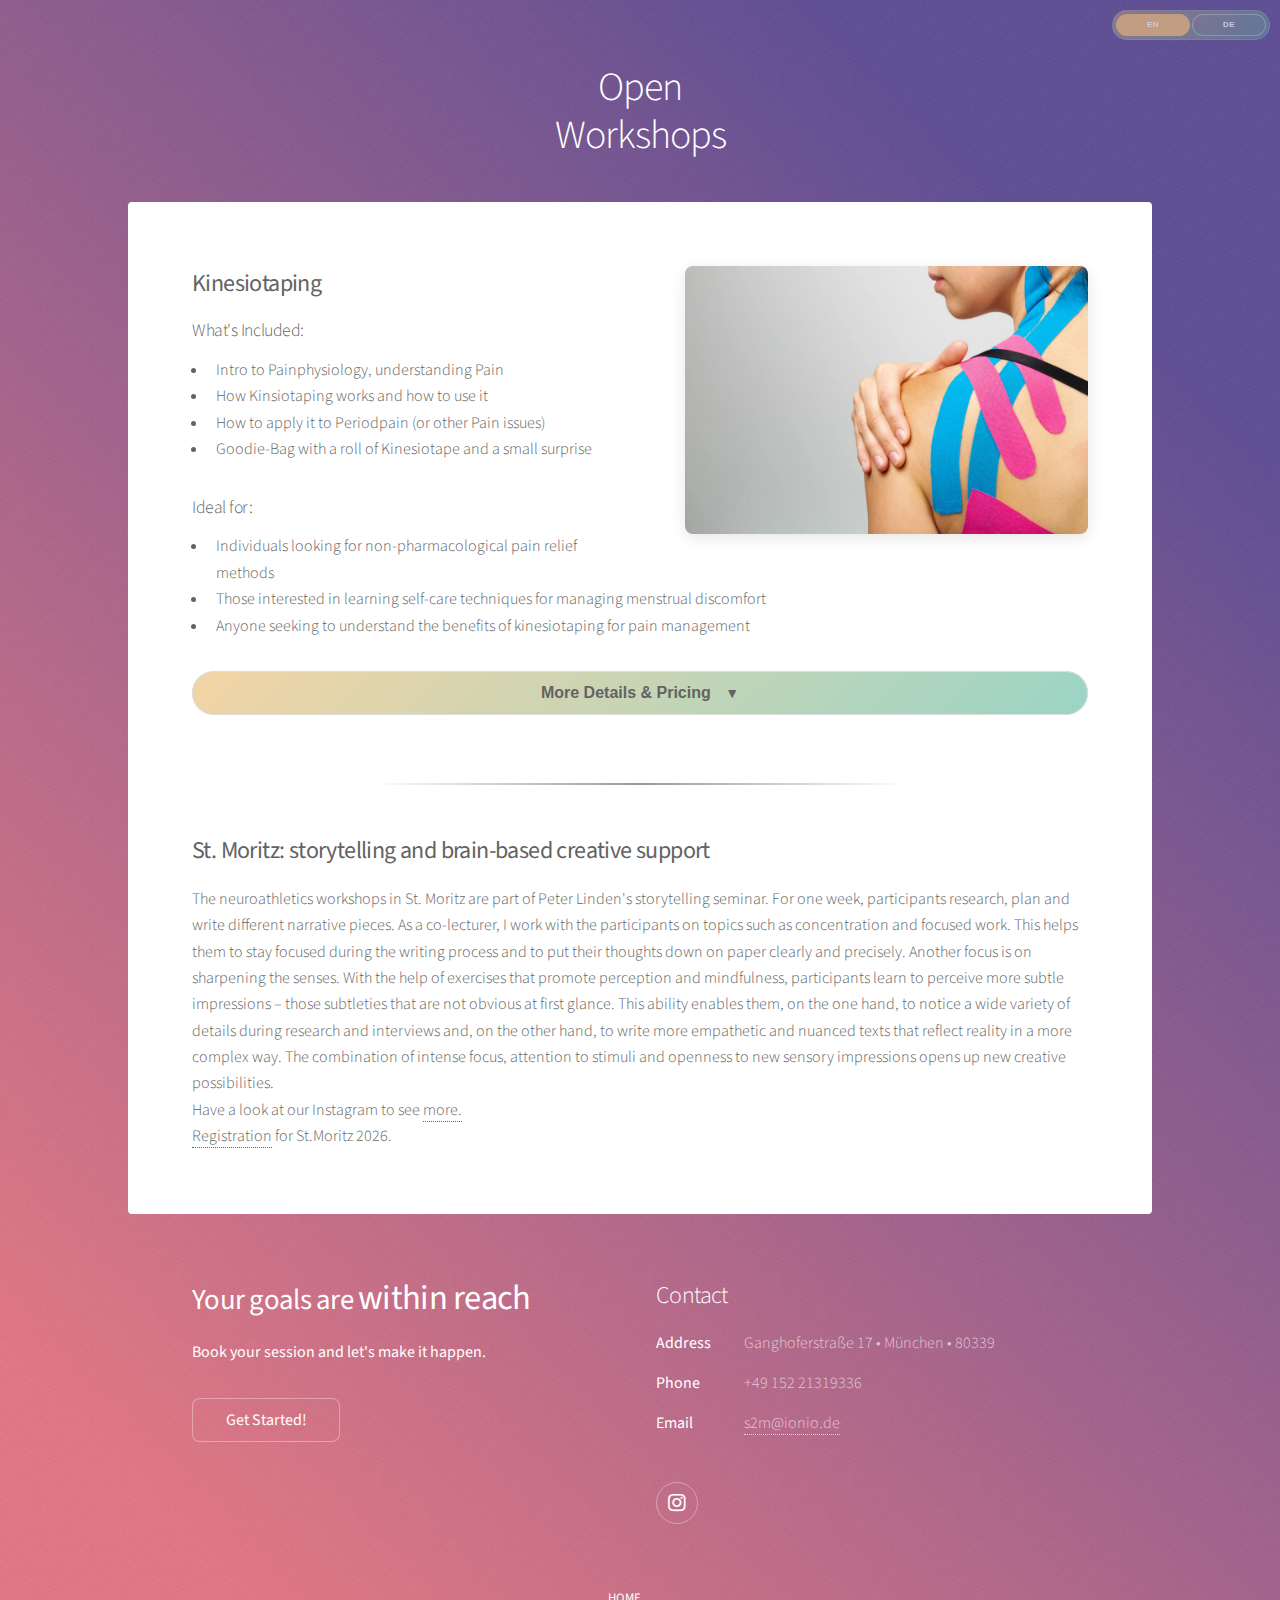
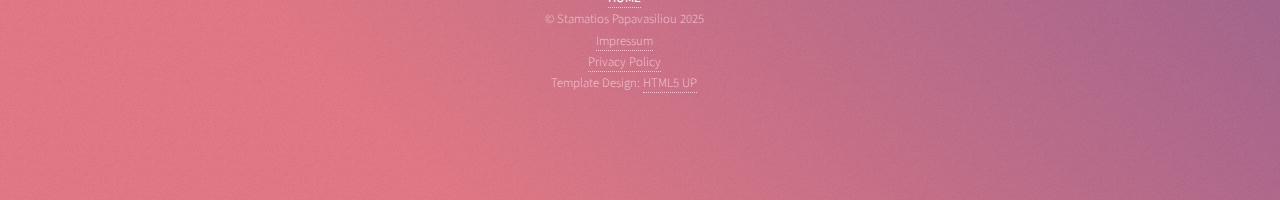
<file: openworkshps.html>
<!DOCTYPE HTML>
<!--
	Stellar by HTML5 UP
	html5up.net | @ajlkn
	Free for personal and commercial use under the CCA 3.0 license (html5up.net/license)
-->
<html>
	<head>
		<title>Neuroathletictraining</title>
		<meta charset="utf-8" />
		<meta name="viewport" content="width=device-width, initial-scale=1, user-scalable=no" />
		<link rel="stylesheet" href="assets/css/main.css" />
		<noscript><link rel="stylesheet" href="assets/css/noscript.css" /></noscript>

		<style>
			/* Custom styles for expandable sections */
			.details-btn {
				background: linear-gradient(135deg, #edbf79ab, #60bca3a1);
				color: white;
				padding: 12px 25px;
				border: none;
				border-radius: 25px;
				font-size: 16px;
				font-weight: bold;
				text-align: center;
				line-height: 1;
				display: flex;
				align-items: center;
				justify-content: center;
				cursor: pointer;
				transition: all 0.3s ease;
				box-shadow: 0 4px 15px rgba(0, 122, 204, 0.3);
				margin: 20px 0 10px 0;
				display: block;
				position: relative;
				overflow: hidden;
				width: 100%;
			}
			
			.details-btn:hover {
				transform: translateY(-2px);
				box-shadow: 0 6px 20px rgba(0, 122, 204, 0.4);
				background: linear-gradient(135deg, #edbf79, #60bca4);
			}
			
			.details-btn:active {
				transform: translateY(0);
			}
			
			.details-btn::after {
				content: '▼';
				margin-left: 10px;
				font-size: 14px;
				transition: transform 0.3s ease;
			}
			
			.details-btn.active::after {
				transform: rotate(180deg);
			}
			
			.expandable-content {
				max-height: 0;
				overflow: hidden;
				transition: max-height 0.4s ease, padding 0.4s ease;
				background: rgba(255, 255, 255, 0.05);
				border-left: 4px solid #edbf79;
				margin: 20px 0;
				border-radius: 8px;
			}
			
			.expandable-content.expanded {
				max-height: 2000px;
				padding: 20px;
			}
			
			.price-info {
				background: linear-gradient(135deg, #edbf79, #60bca4);
				color: white;
				padding: 15px 20px;
				border-radius: 8px;
				margin-bottom: 15px;
				text-align: center;
			}
			
			.price-amount {
				font-size: 30px;
				font-weight: bold;
				margin-bottom: 5px;
			}
			
			.price-description {
				font-size: 18px;
				opacity: 0.9;
			}
			
			.additional-info {
				background: rgba(255, 255, 255, 0.1);
				padding: 15px;
				border-radius: 6px;
				margin-top: 15px;
				border: 1px solid rgba(255, 255, 255, 0.2);
			}
			
			.additional-info h4 {
				color: #007acc;
				margin-top: 0;
				margin-bottom: 10px;
			}
			
			.booking-note {
				background:linear-gradient(135deg, #edbf79, #60bca4);
				color: white;
				border: 1px solid rgba(255, 234, 167, 0.3);
				padding: 12px;
				border-radius: 6px;
				margin-top: 15px;
				font-size: 18px;
			}
			
			@media screen and (max-width: 768px) {
				.details-btn {
					font-size: 14px;
					padding: 10px 20px;
				}
				
				.expandable-content.expanded {
					max-height: 3000px;
				}
				
				.booking-note {
					font-size: 14px;
				}
			}

			/* Language Switch Styles */
			.language-switch {
				position: absolute;
				top: 10px;
				right: 10px;
				z-index: 10000;
				background:  linear-gradient(135deg, #edbf797c, #60bca381);
				backdrop-filter: blur(10px);
				-webkit-backdrop-filter: blur(10px);
				border: 1px solid rgba(255, 255, 255, 0.1);
				border-radius: 25px;
				padding: 3px;
				display: flex;
				align-items: center;
				gap: 2px;
				transition: all 0.3s ease;
				opacity: 0.7;
			}

			.language-switch:hover {
				opacity: 1;
				background: linear-gradient(135deg, #edbf79, #60bca3);
			}

			.lang-btn {
				background: transparent;
				border: none;
				color: rgba(255, 255, 255, 0.8);
				padding: 0px 0px;
				cursor: pointer;
				border-radius: 20px;
				transition: all 0.3s ease;
				font-size: 0.5em;
				font-weight: 800;
				letter-spacing: 0.5px;
			}

			.lang-btn:hover {
				background: rgba(255, 255, 255, 0.1);
				color: white;
			}

			.lang-btn.active {
				background: #edbf79;
				color: white;
				box-shadow: 0 2px 8px rgba(96, 188, 164, 0.2);
			}

			/* Hide inactive language content */
			.lang-content {
				display: none;
			}

			.lang-content.active {
				display: block;
			}

			/* Inline language spans */
			.lang-en, .lang-de {
				display: none;
			}

			.lang-en.active, .lang-de.active {
				display: inline;
			}

			@media (max-width: 600px) {
				.language-switch {
					top: 5px;
					right: 5px;
					scale: 0.85;
					padding: 2px;
					flex-direction: column;
					gap: 1px;
				}
				
				.lang-btn {
					padding: 0px 7px;
					font-size: 0.65em;
					border-radius: 15px;
				}
			}
		</style>
	</head>
	<body class="is-preload">

		<!-- Language Switch -->
		<div class="language-switch">
			<button class="lang-btn active" onclick="switchLanguage('en')" data-lang="en">EN</button>
			<button class="lang-btn" onclick="switchLanguage('de')" data-lang="de">DE</button>
		</div>

		<!-- Wrapper -->
			<div id="wrapper">

				<!-- Header -->
					<header id="header">
					<h1>
						<span class="lang-en active">Open <br> Workshops</span>
						<span class="lang-de">Offene <br> Workshops</span>
					</h1>
						<p>
							<span class="lang-en active"></span>
							<span class="lang-de"></span>
						</p>
					</header>

				<!-- Main -->
					<div id="main">

						<!-- Content -->
						<section id="content" class="main">
							
						   
							
							
							<style>
								hr.decorative {
									border: none;
									height: 2px;
									background: linear-gradient(to right, transparent, #999, transparent);
									margin: 3em auto;  /* spacing above and below */
									width: 60%;        /* shorter than full width */
								}
							</style>
							
							<style>
								.workshop-image {
									float: right;
									width: 45%;
									max-width: 500px;
									margin-left: 2em;
									margin-bottom: 1em;
									border-radius: 8px;
									box-shadow: 0 4px 15px rgba(0,0,0,0.1);
								}

								@media screen and (max-width: 768px) {
									.workshop-image {
										float: none;
										width: 100%;
										margin: 0 0 1.5em 0;
									}
								}
							</style>

							<h2>
								
								<span class="lang-en active"><strong>Kinesiotaping</strong></span>
								<span class="lang-de"><strong>Kinesiotaping</strong></span>
								<img src="images/kinesio.webp" alt="Kinesiotaping Workshop" class="workshop-image">
							</h2>
							
							<div class="lang-en active">
								<h4>What's Included:</h4>
									<ul>
										<li>
											Intro to Painphysiology, understanding Pain
										</li>
										<li>
											How Kinsiotaping works and how to use it
										</li>
										<li>
											How to apply it to Periodpain (or other Pain issues)
										</li>
										<li>
											Goodie-Bag with a roll of Kinesiotape and a small surprise
										</li>
									</ul>
									
												<h4>
												Ideal for:
												</h4>
												<ul>
													<li>
														Individuals looking for non-pharmacological pain relief methods
													<li>
														Those interested in learning self-care techniques for managing menstrual discomfort
													</li>
													<li>
														Anyone seeking to understand the benefits of kinesiotaping for pain management
													</li>
													
												</ul>
											
										</div>
							<div class="lang-de">
											<h4>Das ist enthalten:</h4>
											<ul>
												<li>
												Einführung in die Schmerzphysiologie, Schmerzen verstehen
												</li>
												<li>
													Wie Kinesiotaping funktioniert und wie man es anwendet
												</li>
												<li>
													Praktische Anwendung bei Regelschmerzen (oder anderen Schmerzbeschwerden)
												</li>
												<li>
													Goodie-Bag mit einer Rolle Kinesiotape und kleiner Überraschung
												</li>
											</ul>

											<h4>
												Ideal für:
											</h4>
											<ul>
												<li>
													Personen, die nach nicht-medikamentösen Methoden zur Schmerzlinderung suchen
												</li>
												<li>
													Alle, die Selbsthilfetechniken zur Linderung von Menstruationsbeschwerden erlernen möchten
												</li>
												<li>
													Interessierte, die die Vorteile von Kinesiotaping im Schmerzmanagement verstehen wollen
												</li>
											</ul>
										</div>
							
							<button class="details-btn" onclick="toggleSection('section2', this)">
								<span class="lang-en active">More Details & Pricing</span>
								<span class="lang-de">Mehr Details & Preise</span>
							</button>
							
							<div class="expandable-content" id="section2">
								<div class="price-info">
									<div class="price-amount">€55 p.P.</div>
									<div class="price-description">
										<span class="lang-en active">120 min</span>
										<span class="lang-de">120 min</span>
									</div>
								</div>
								
								<div class="additional-info">
									<div class="lang-en active">
										<p>
											Kinesiotaping is a simple yet effective method to ease pain and support the body’s natural healing processes. The elastic tape gently lifts the skin, which can improve circulation, alter the input you get from pain receptors, and support muscles and joints.

											The best part: you don’t need advanced knowledge to benefit from it. With just a few basic techniques, you can easily apply the tape on yourself – or with the help of a partner or friend – to relieve discomfort in everyday life.
											<br><br><strong>Location: </strong><a href="https://share.google/lpMOe9NDa5gwMSEzX">Kulturzentrum Luise / Luise Singt</a> ,  Ruppertstraße 5, 80337 München </p>
								</div>
								<div class="lang-de">
									<p>Kinesiotaping ist eine einfache und dennoch wirkungsvolle Methode, um Schmerzen zu lindern und die natürlichen Heilungsprozesse des Körpers zu unterstützen. Das elastische Tape hebt die Haut sanft an, wodurch die Durchblutung verbessert, die Schmerzwahrnehmung beeinflusst und Muskeln sowie Gelenke entlastet werden können.

										Das Beste daran: Man braucht kein spezielles Fachwissen, um davon zu profitieren. Mit ein paar grundlegenden Techniken lässt sich das Tape ganz leicht selbst anlegen – oder gemeinsam mit einem Partner –, um Beschwerden im Alltag zu lindern.
										<br><br><strong>Location: </strong><a href="https://share.google/lpMOe9NDa5gwMSEzX">Kulturzentrum Luise / Luise Singt</a> ,  Ruppertstraße 5, 80337 München </p>
								</div>
									<div class="booking-note">
										<button class="button booking-action" type="button" onclick="window.location.href='form.html'">
										<span class="lang-en active"><strong style="font-size: 1.3em;">Sign up now </strong></span>
										<span class="lang-de"><strong style="font-size: 1.3em;">Melde dich jetzt an</strong></span>
										</button>
								
										<span class="lang-en active">and discover how easily you can help yourself or a loved one!</span>
										<span class="lang-de">und entdecke, wie du dir oder einem lieben Menschen ganz unkompliziert helfen kannst!</span>
			
									</div>

						
						</div>
						
								
							</div>
							<hr class="decorative">
							<h2>
                                    <span class="lang-en active"><b>St. Moritz: storytelling and brain-based creative support</b></span>
                                    <span class="lang-de"><b>St. Moritz: Storytelling and brain-based kreative Unterstützung</b></span>
                                </h2>
                                <div class="lang-en active">  
                                    <p>The neuroathletics workshops in St. Moritz are part of Peter Linden's storytelling seminar. For one week, participants research, plan and write different narrative pieces. As a co-lecturer, I work with the participants on topics such as concentration and focused work. This helps them to stay focused during the writing process and to put their thoughts down on paper clearly and precisely.
                                        Another focus is on sharpening the senses. With the help of exercises that promote perception and mindfulness, participants learn to perceive more subtle impressions – those subtleties that are not obvious at first glance. This ability enables them, on the one hand, to notice a wide variety of details during research and interviews and, on the other hand, to write more empathetic and nuanced texts that reflect reality in a more complex way.
                                        The combination of intense focus, attention to stimuli and openness to new sensory impressions opens up new creative possibilities. 
                                        <br>Have a look at our Instagram to see  <a href="/">more.</a>
                                        <br> <a href="http://www.peterlinden.de/seminare-workshops/kreativitaet/">Registration</a> for St.Moritz 2026. 
                                    </p>
                           
                                </div>
                                <div class="lang-de">
                                   
                                    <p>Die Neuroathletik-Workshops in St. Moritz sind Teil des Storytelling-Seminars von Peter Linden. Eine Woche lang recherchieren, planen und schreiben die Teilnehmenden unterschiedliche Erzählstücke. Als Co-Dozent arbeite ich mit den Teilnehmenden unter anderem an den Themen Konzentration und fokussierter Arbeit. Dies hilft vor allem während des Schreibprozesses, fokussiert zu bleiben und Gedanken klar und präzise zu Papier zu bringen.
                                        Ein weiterer Schwerpunkt liegt auf der gezielten Schärfung der Sinne. Mithilfe von Übungen, die die Wahrnehmung und Achtsamkeit fördern, lernen die Teilnehmenden, auch subtilere Eindrücke wahrzunehmen – jene Feinheiten, die auf den ersten Blick nicht offensichtlich sind. Diese Fähigkeit ermöglicht es ihnen einerseits, bei Recherchen und Interviews die verschiedensten Details wahrzunehmen, und andererseits, empathischere und differenziertere Texte zu verfassen, die die Realität vielschichtiger abbilden.
                                        Die Kombination aus intensivem Fokus, Aufmerksamkeit für Reize und Offenheit gegenüber neuen Sinneseindrücken eröffnet neue kreative Möglichkeiten.
                                        <br>Mehr Eindrücke auf <a href="/">Instagram. </a>
                                        <br>  <a href="http://www.peterlinden.de/seminare-workshops/kreativitaet/">Anmeldung</a> für St.Moritz 2026.
                                    </p>
                                </div>
                            </section>
							<!--  
							<button class="details-btn" onclick="toggleSection('section3', this)">
								<span class="lang-en active">More Details & Pricing</span>
								<span class="lang-de">Mehr Details & Preise</span>
							</button>
							
							<div class="expandable-content" id="section3">
								<div class="price-info">
									<div class="price-amount">€95/h</div>
									<div class="price-description">
										<span class="lang-en active">Individual sessions</span>
										<span class="lang-de">Einzelsessions</span>
									</div>
								</div>
								
								<div class="additional-info">
									<div class="lang-en active">
												<p>
									Unlike the Neuroassessment, your first session focuses on a goal-specific evaluation that begins with an in-depth discussion of your history and training or rehabilitation goals. Based on this, we perform only the tests most relevant to your individual needs. What sets this session apart is that we don't just assess—we start right away. You'll begin with targeted exercises and immediate adjustments to your current training or rehab plan. Together, we'll review your existing program and explore how a neurocentric approach can be integrated to enhance your performance and results. Whether we create a new personalized plan or build on what you're already doing, every exercise will be chosen to improve the input your brain receives from your body and senses—helping you move, perform, and recover more effectively. </p>

									</div>

									<div class="lang-de">
										<p>
											Im Gegensatz zum Neuroassessment steht in deiner ersten Sitzung dein persönliches Ziel im Mittelpunkt. Wir starten mit einem ausführlichen Gespräch über deine Vorgeschichte und deine Trainings- oder Reha-Ziele. Danach machen wir nur die Tests, die für dich wirklich relevant sind.

											 Du bekommst gezielte Übungen und sofortige Anpassungen für dein aktuelles Training oder deinen Rehaplan. Gemeinsam schauen wir uns an, was du bisher machst, und überlegen, wie wir mit einem neurozentrierten Ansatz deine Leistung und Ergebnisse noch weiter steigern können.

											Ob wir dafür einen komplett neuen Plan erstellen oder dein bestehendes Programm optimieren – jede Übung ist so gewählt, dass dein Gehirn den best möglichen Input bekommt. So kannst du dich leichter bewegen, mehr leisten und schneller regenerieren.</p>
									
									</div>

									<h4>
										<span class="lang-en active">Session Duration & Format:</span>
										<span class="lang-de">Session-Dauer & Format:</span>
									</h4>
									<ul>
										<li>
											<span class="lang-en active">Sessions are individually timed and can take place either online or at a location that best suits the goals and content of the session</span>
											<span class="lang-de">Sessions sind individuell getaktet und können entweder online oder an einem Ort stattfinden, der den Zielen und dem Inhalt der Session am besten entspricht</span>
										</li>
										<li>
											<span class="lang-en active">For long-term collaboration, feel free to reach out for a personalized offer</span>
											<span class="lang-de">Für langfristige Zusammenarbeit melde dich gerne für ein personalisiertes Angebot</span>
										</li>
									</ul>
								</div>
								
								<div class="booking-note">
									<span class="lang-en active"><strong>Package Options:</strong> Single sessions available, or save with 4-session packages (€350) or 8-session packages (€650).</span>
									<span class="lang-de"><strong>Paket-Optionen:</strong> Einzelsessions verfügbar, oder spare mit 4-Session-Paketen (€350) oder 8-Session-Paketen (€650).</span>
								</div>
							</div>
								-->
						</section>

					</div>
					
				<!-- Footer -->
					<footer id="footer">
				<section>
					<h1 style="font-size: 1.8em;">
						<strong>
							<span class="lang-en active">Your goals are <span style="font-size: 1.2em;">within reach</span></span>
							<span class="lang-de">Deine Ziele sind <br><span style="font-size: 1.2em;">in Reichweite</span></span>
						</strong>
					</h1>
					<p><strong>
						<span class="lang-en active">Book your session and let's make it happen.</span>
						<span class="lang-de">Buche deine Session und lass es uns angehen</span>
					</strong></p>
					<ul class="actions">
						<li><a href="form.html" class="button"><strong>
							<span class="lang-en active">Get Started!</span>
							<span class="lang-de">Jetzt starten!</span>
						</strong></a></li>
					</ul>
				</section>
				<section>
					<h2>
						<span class="lang-en active">Contact</span>
						<span class="lang-de">Kontakt</span>
					</h2>
					<dl class="alt">
						<dt>
							<span class="lang-en active">Address</span>
							<span class="lang-de">Adresse</span>
						</dt>
						<dd>Ganghoferstraße 17 &bull; München &bull; 80339 </dd>
						<dt>
							<span class="lang-en active">Phone</span>
							<span class="lang-de">Telefon</span>
						</dt>
						<dd>+49 152 21319336</dd>
						<dt>Email</dt>
						<dd><a href="mailto:s2m@ionio.de">s2m@ionio.de</a></dd>
					</dl>
					<ul class="icons" style="justify-content: center; align-items: center;">
						<li><a href="https://www.instagram.com/synapse2move/" class="icon brands fa-instagram alt"><span class="label">Instagram</span></a></li>
					</ul>
					<style>
					@media (max-width: 600px) {
						#footer .icons {
							display: flex !important;
							justify-content: center !important;
							align-items: center !important;
							padding-left: 0 !important;
						}
					}
					</style>
				</section>
				<p class="copyright"> 
					<a href="index.html"><strong>HOME</strong></a> <br> 
					&copy; Stamatios Papavasiliou 2025<br> 
					<a href="impressum.html">Impressum</a> <br> 
					<a href="datenschutz.html">
						<span class="lang-en active">Privacy Policy</span>
						<span class="lang-de">Datenschutzerklärung</span>
					</a> <br>   
					Template Design: <a href="https://html5up.net">HTML5 UP</a> <br>
				</p>
			</footer>
			</div>

		<!-- Scripts -->
		<script>
			// Toggle expandable sections
			function toggleSection(sectionId, button) {
				const section = document.getElementById(sectionId);
				const isExpanded = section.classList.contains('expanded');
				
				if (isExpanded) {
					section.classList.remove('expanded');
					button.classList.remove('active');
				} else {
					section.classList.add('expanded');
					button.classList.add('active');
				}
			}

			// Session Storage Language Management System
			let currentLanguage = 'en';

			function switchLanguage(lang) {
				if (currentLanguage === lang) return;
				
				currentLanguage = lang;
				
				// Update button states
				document.querySelectorAll('.lang-btn').forEach(btn => {
					btn.classList.remove('active');
					if (btn.dataset.lang === lang) {
						btn.classList.add('active');
					}
				});
				
				// Hide all language content
				document.querySelectorAll('.lang-de, .lang-en').forEach(element => {
					element.classList.remove('active');
				});
				
				// Show selected language content
				document.querySelectorAll(`.lang-${lang}`).forEach(element => {
					element.classList.add('active');
				});
				
				// Update page title and meta
				updatePageMeta(lang);
				
				// Save preference to session storage (clears when browser closes)
				sessionStorage.setItem('preferred-language', lang);
			}

			function updatePageMeta(lang) {
				const translations = {
					en: {
						title: "Synapse²Move | Open Workshops"
					},
					de: {
						title: "Synapse²Move | Offene Workshops"
					}
				};
				
				document.title = translations[lang].title;
			}

			function initializeLanguage() {
				// Load saved language preference from session storage
				const savedLang = sessionStorage.getItem('preferred-language');
				if (savedLang && savedLang !== currentLanguage) {
					switchLanguage(savedLang);
				}
			}

			// Initialize on page load
			document.addEventListener('DOMContentLoaded', function() {
				initializeLanguage();
			});
		</script>

	</body>
</html>
</file>
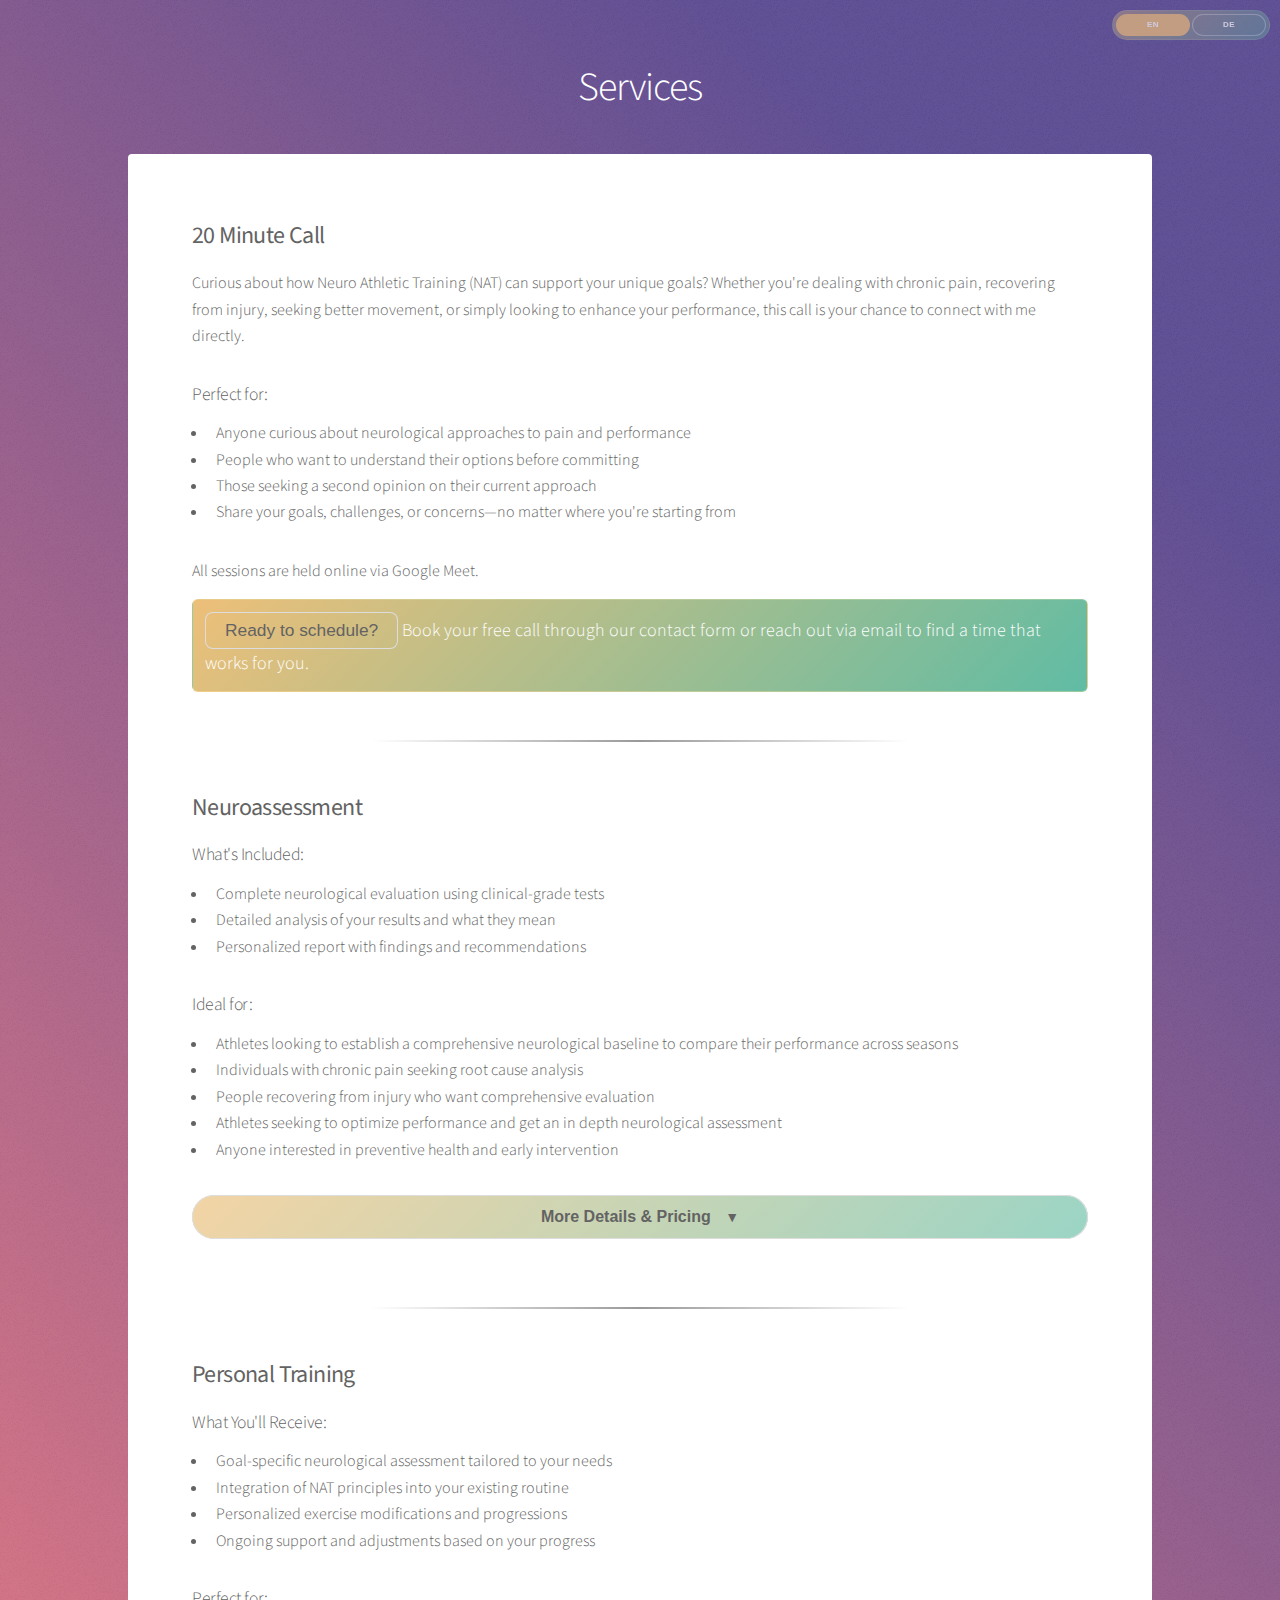
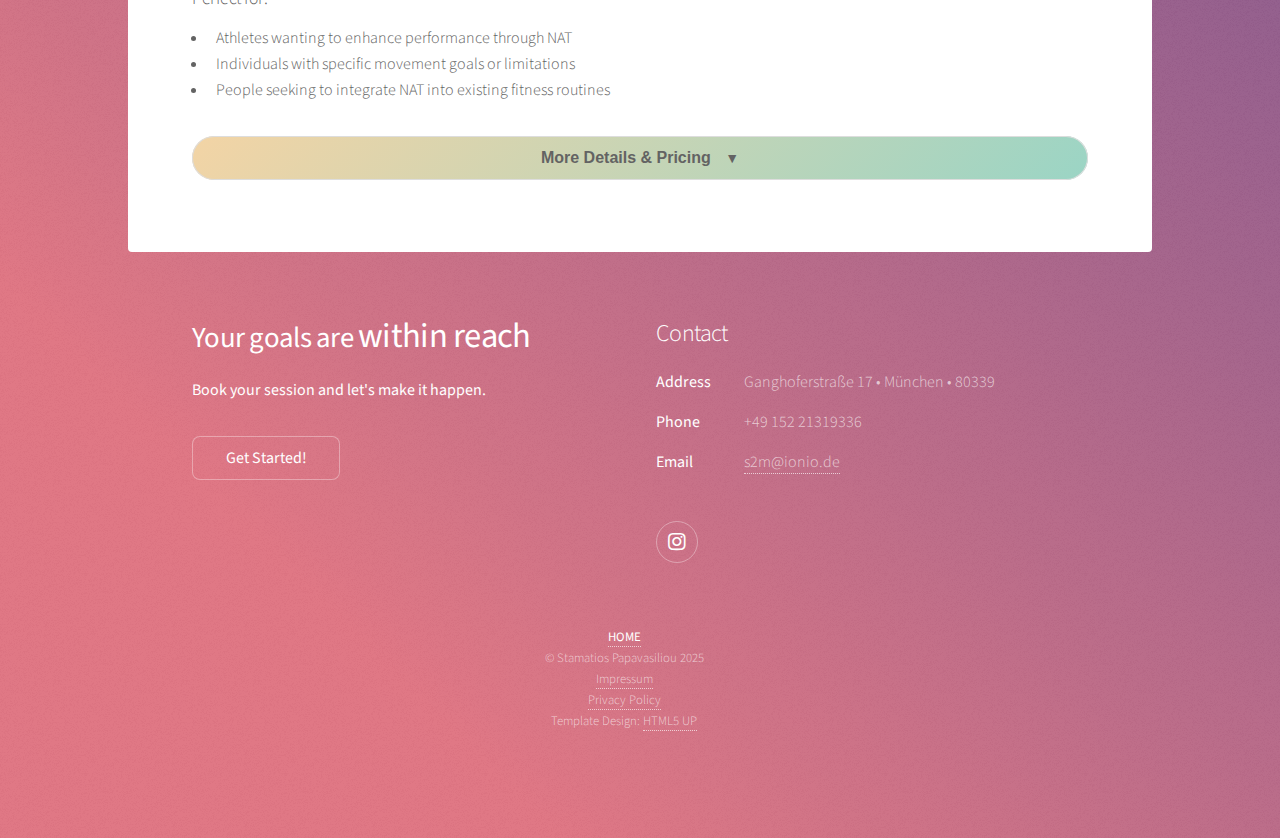
<file: services.html>
<!DOCTYPE HTML>
<!--
	Stellar by HTML5 UP
	html5up.net | @ajlkn
	Free for personal and commercial use under the CCA 3.0 license (html5up.net/license)
-->
<html>
	<head>
		<title>Neuroathletictraining</title>
		<meta charset="utf-8" />
		<meta name="viewport" content="width=device-width, initial-scale=1, user-scalable=no" />
		<link rel="stylesheet" href="assets/css/main.css" />
		<noscript><link rel="stylesheet" href="assets/css/noscript.css" /></noscript>

		<style>
			/* Custom styles for expandable sections */
			.details-btn {
				background: linear-gradient(135deg, #edbf79ab, #60bca3a1);
				color: white;
				padding: 12px 25px;
				border: none;
				border-radius: 25px;
				font-size: 16px;
				font-weight: bold;
				text-align: center;
				line-height: 1;
				display: flex;
				align-items: center;
				justify-content: center;
				cursor: pointer;
				transition: all 0.3s ease;
				box-shadow: 0 4px 15px rgba(0, 122, 204, 0.3);
				margin: 20px 0 10px 0;
				display: block;
				position: relative;
				overflow: hidden;
				width: 100%;
			}
			
			.details-btn:hover {
				transform: translateY(-2px);
				box-shadow: 0 6px 20px rgba(0, 122, 204, 0.4);
				background: linear-gradient(135deg, #edbf79, #60bca4);
			}
			
			.details-btn:active {
				transform: translateY(0);
			}
			
			.details-btn::after {
				content: '▼';
				margin-left: 10px;
				font-size: 14px;
				transition: transform 0.3s ease;
			}
			
			.details-btn.active::after {
				transform: rotate(180deg);
			}
			
			.expandable-content {
				max-height: 0;
				overflow: hidden;
				transition: max-height 0.4s ease, padding 0.4s ease;
				background: rgba(255, 255, 255, 0.05);
				border-left: 4px solid #edbf79;
				margin: 20px 0;
				border-radius: 8px;
			}
			
			.expandable-content.expanded {
				max-height: 2000px;
				padding: 20px;
			}
			
			.price-info {
				background: linear-gradient(135deg, #edbf79, #60bca4);
				color: white;
				padding: 15px 20px;
				border-radius: 8px;
				margin-bottom: 15px;
				text-align: center;
			}
			
			.price-amount {
				font-size: 30px;
				font-weight: bold;
				margin-bottom: 5px;
			}
			
			.price-description {
				font-size: 18px;
				opacity: 0.9;
			}
			
			.additional-info {
				background: rgba(255, 255, 255, 0.1);
				padding: 15px;
				border-radius: 6px;
				margin-top: 15px;
				border: 1px solid rgba(255, 255, 255, 0.2);
			}
			
			.additional-info h4 {
				color: #007acc;
				margin-top: 0;
				margin-bottom: 10px;
			}
			
			.booking-note {
				background:linear-gradient(135deg, #edbf79, #60bca4);
				color: white;
				border: 1px solid rgba(255, 234, 167, 0.3);
				padding: 12px;
				border-radius: 6px;
				margin-top: 15px;
				font-size: 18px;
			}
			
			@media screen and (max-width: 768px) {
				.details-btn {
					font-size: 14px;
					padding: 10px 20px;
				}
				
				.expandable-content.expanded {
					max-height: 3000px;
				}
				
				.booking-note {
					font-size: 14px;
				}
			}

			/* Language Switch Styles */
			.language-switch {
				position: absolute;
				top: 10px;
				right: 10px;
				z-index: 10000;
				background:  linear-gradient(135deg, #edbf797c, #60bca381);
				backdrop-filter: blur(10px);
				-webkit-backdrop-filter: blur(10px);
				border: 1px solid rgba(255, 255, 255, 0.1);
				border-radius: 25px;
				padding: 3px;
				display: flex;
				align-items: center;
				gap: 2px;
				transition: all 0.3s ease;
				opacity: 0.7;
			}

			.language-switch:hover {
				opacity: 1;
				background: linear-gradient(135deg, #edbf79, #60bca3);
			}

			.lang-btn {
				background: transparent;
				border: none;
				color: rgba(255, 255, 255, 0.8);
				padding: 0px 0px;
				cursor: pointer;
				border-radius: 20px;
				transition: all 0.3s ease;
				font-size: 0.5em;
				font-weight: 800;
				letter-spacing: 0.5px;
			}

			.lang-btn:hover {
				background: rgba(255, 255, 255, 0.1);
				color: white;
			}

			.lang-btn.active {
				background: #edbf79;
				color: white;
				box-shadow: 0 2px 8px rgba(96, 188, 164, 0.2);
			}

			/* Hide inactive language content */
			.lang-content {
				display: none;
			}

			.lang-content.active {
				display: block;
			}

			/* Inline language spans */
			.lang-en, .lang-de {
				display: none;
			}

			.lang-en.active, .lang-de.active {
				display: inline;
			}

			@media (max-width: 600px) {
				.language-switch {
					top: 5px;
					right: 5px;
					scale: 0.85;
					padding: 2px;
					flex-direction: column;
					gap: 1px;
				}
				
				.lang-btn {
					padding: 0px 7px;
					font-size: 0.65em;
					border-radius: 15px;
				}
			}
		</style>
	</head>
	<body class="is-preload">

		<!-- Language Switch -->
		<div class="language-switch">
			<button class="lang-btn active" onclick="switchLanguage('en')" data-lang="en">EN</button>
			<button class="lang-btn" onclick="switchLanguage('de')" data-lang="de">DE</button>
		</div>

		<!-- Wrapper -->
			<div id="wrapper">

				<!-- Header -->
					<header id="header">
					<h1>
						<span class="lang-en active">Services</span>
						<span class="lang-de">Leistungen</span>
					</h1>
						<p>
							<span class="lang-en active"></span>
							<span class="lang-de"></span>
						</p>
					</header>

				<!-- Main -->
					<div id="main">

						<!-- Content -->
						<section id="content" class="main">
							
						   
							<h2>
								<span class="lang-en active"><strong>20 Minute Call</strong> </span>
								<span class="lang-de"><strong>Kostenloses 20-Minuten-Gespräch</strong></span>
							</h2>
						   
							<div class="lang-en active">
								<p>Curious about how Neuro Athletic Training (NAT) can support your unique goals? Whether you're dealing with chronic pain, recovering from injury, seeking better movement, or simply looking to enhance your performance, this call is your chance to connect with me directly.
									
								</p>
								<h4>
										Perfect for:
									</h4>
									<ul>
										<li>Anyone curious about neurological approaches to pain and performance</li>

										<li>People who want to understand their options before committing</li>

										<li>Those seeking a second opinion on their current approach</li>

										<li>Share your goals, challenges, or concerns—no matter where you're starting from</li>
									</ul>
									All sessions are held online via Google Meet.
							</div>
							
						   
							<div class="lang-de">
								<p>Bist du neugierig, wie Neuroathletiktraining (NAT) deine individuellen Ziele unterstützen kann? Egal, ob du mit chronischen Schmerzen zu kämpfen hast, dich von einer Verletzung erholst oder deine Mobilität und Performance verbessern möchtest – dieser Anruf ist deine Chance, direkt mit mir in Kontakt zu treten.
									
								</p>
								<h4>
										Perfekt für:
									</h4>
									<ul>
										<li>Alle, die neugierig auf neurologische Ansätze bei Schmerz und Leistungssteigerung sind</li>
										<li>Wenn du fragen zu meinem Angebot hast</li>
										<li>Du eine zweite Meinung zu deinem aktuellen Ansatz suchst</li>
										<li>Teile deine Ziele, Herausforderungen oder Anliegen – ganz egal, wo du gerade stehst</li>
									</ul>
									Alle Sessions finden online über Google Meet statt.
							</div>
						   
							<div class="booking-note">
								<button class="button booking-action" type="button" onclick="window.location.href='form.html'">
										<span class="lang-en active"><strong style="font-size: 1.3em;">Ready to schedule?</strong></span>
										<span class="lang-de"><strong style="font-size: 1.3em;">Bereit zu buchen?</strong></span>
									</button>
								
								<span class="lang-en active">Book your free call through our contact form or reach out via email to find a time that works for you.</span>
								<span class="lang-de">Buche dein kostenloses Gespräch über das Kontaktformular oder melde dich per E-Mail, um einen passenden Termin zu finden.</span>
							</div>
							
							<hr class="decorative">
							<style>
								hr.decorative {
									border: none;
									height: 2px;
									background: linear-gradient(to right, transparent, #999, transparent);
									margin: 3em auto;  /* spacing above and below */
									width: 60%;        /* shorter than full width */
								}
							</style>
							
							<h2>
								<span class="lang-en active"><strong>Neuroassessment</strong></span>
								<span class="lang-de"><strong>Neuroassessment</strong></span>
							</h2>
							
							<div class="lang-en active">
								<h4>What's Included:</h4>
									<ul>
										<li>
											Complete neurological evaluation using clinical-grade tests
										</li>
										<li>
											Detailed analysis of your results and what they mean
										</li>
										<li>
											Personalized report with findings and recommendations
										</li>
									</ul>
									
												<h4>
												Ideal for:
												</h4>
												<ul>
													<li>
														Athletes looking to establish a comprehensive neurological baseline to compare their performance across seasons
													<li>
														Individuals with chronic pain seeking root cause analysis
													</li>
													<li>
														People recovering from injury who want comprehensive evaluation
													</li>
													<li>
													Athletes seeking to optimize performance and get an in depth neurological assessment
													</li>
													<li>
														Anyone interested in preventive health and early intervention
													</li>
												</ul>
											
										</div>
							<div class="lang-de">
											<h4>Enhält:</h4>
				<ul>
				<li>
					Umfassende neurologische Untersuchung mit klinischen Tests
				</li>
				<li>
					Detaillierte Analyse Ihrer Ergebnisse und deren Bedeutung
				</li>
				<li>
					Persönlicher Bericht mit Befunden und Empfehlungen
				</li>
				</ul>

				<h4>
				Ideal für:
				</h4>
				<ul>
				<li>
					Athleten, die eine umfassende neurologische Basislinie erstellen möchten, um ihre Leistung über die Saisons hinweg zu vergleichen
				</li>
				<li>
					 Chronischen Schmerzpatienten, die eine Ursachenanalyse suchen
				</li>
				<li>
					Personen in Reha, die eine umfassende Untersuchung wünschen
				</li>
				<li>
					Athleten, die ihre Leistung optimieren und eine tiefgehende neurologische Untersuchung erhalten möchten
				</li>
				<li>
					Alle, die an Präventivmedizin und frühzeitiger Intervention interessiert sind
				</li>
				</ul>

			</div>			
							
							<button class="details-btn" onclick="toggleSection('section2', this)">
								<span class="lang-en active">More Details & Pricing</span>
								<span class="lang-de">Mehr Details & Preise</span>
							</button>
							
							<div class="expandable-content" id="section2">
								<div class="price-info">
									<div class="price-amount">€145</div>
									<div class="price-description">
										<span class="lang-en active">Comprehensive 90-minute assessment</span>
										<span class="lang-de">Umfassende 90-minütige Bewertung</span>
									</div>
								</div>
								
								<div class="additional-info">
									<div class="lang-en active">
									<p>The Neuroassessment is a detailed, science-based evaluation designed to uncover how your nervous system is functioning—and where it may need support. This session combines well-established tests from clinical neurology to give us a clear picture of your brain-body connection.

								During the assessment, I will evaluate key neurological systems using proven methods, including:
								
								<ul>
									<li><strong>Vital signs</strong> - blood pressure, heart rate, and other baseline indicators</li>
									<li><strong>Breathing patterns</strong> - to assess regulation, rhythm, and nervous system tone</li>
									<li><strong>Gait analysis</strong> - how you walk provides insights into various brain functions</li>
									<li><strong>Sensory testing</strong> - checking how your nervous system processes touch, temperature, and proprioception</li>
									<li><strong>Cerebellar tests</strong> - to examine balance, motor control, and coordination</li>
									<li><strong>Cranial nerve examination</strong> - assessing all 12 cranial nerves that control essential functions like eye movement, facial sensation, hearing, and more</li>
									<li><strong>Visual testing</strong> - looking at visual tracking, fixation, and processing</li>
								</ul>

								These tests are widely recognized in neurological practice and provide valuable insights into how effectively your brain and nervous system is functioning. They help us identify subtle dysfunctions or imbalances—often before they become noticeable in daily life.

								By detecting these issues early on, we can take proactive steps to prevent them from worsening. Based on your results, we'll develop a personalized, targeted plan to help you move more efficiently, feel better, and take back control of your health and performance.</p>
								</div>
								<div class="lang-de">
									<p>Das Neuroassessment ist eine detaillierte, wissenschaftlich fundierte Untersuchung, die aufzeigt, wie Ihr Nervensystem arbeitet – und wo es möglicherweise Unterstützung braucht. Diese Sitzung kombiniert bewährte Tests aus der klinischen Neurologie, um ein klares Bild von deinem Nervensystem zu erhalten. Während des Assessments überprüfe ich zentrale neurologische Systeme anhand erprobter Methoden, darunter:
								
								<ul>
									<li><strong>Vitalzeichen</strong> - Blutdruck, Herzfrequenz und andere Grundindikatoren</li>
									<li><strong>Atemmuster</strong> - zur Bewertung von Regulation und Rhythmus </li>
									<li><strong>Ganganalyse</strong> - wie du gehst, gibt Einblicke in verschiedene Gehirnfunktion</li>
									<li><strong>Sensorische Tests</strong> - wie dein Nervensystem Berührung, Temperatur und Propriozeption verarbeitet</li>
									<li><strong>Kleinhirntests</strong> - zur Untersuchung von Gleichgewicht, motorischer Kontrolle und Koordination</li>
									<li><strong>Hirnnerven-Untersuchung</strong> - Bewertung aller 12 Hirnnerven, die wesentliche Funktionen wie Augenbewegung, Gesichtsempfindung, Hören und mehr steuern</li>
									<li><strong>Visueller Test</strong> - Betrachtung von visueller Verfolgung und Fixierung von objekten sowie die Verarbeitung dieser Reize</li>
								</ul>

								Diese Tests sind in der neurologischen Praxis weit anerkannt und liefern wertvolle Einblicke in die Funktionsweise von Gehirn und Nervensystem. Sie helfen uns, selbst subtile Funktionsstörungen oder Ungleichgewichte zu erkennen – oft noch bevor sie sich im Alltag bemerkbar machen. Durch diese frühe Erkennung können wir gezielt gegensteuern, bevor sich Probleme verschlimmern. Auf Grundlage Ihrer Ergebnisse entwickeln wir einen individuellen, zielgerichteten Plan, der Ihnen hilft, sich effizienter zu bewegen, besser zu fühlen und Ihre Gesundheit und Leistungsfähigkeit wieder in die eigene Hand zu nehmen</p>
							</div>

						
						</div>
								<div class="booking-note">
									<button class="button booking-action" type="button" onclick="window.location.href='form.html'">
										<span class="lang-en active"><strong style="font-size: 1.3em;">Investment in your health</strong></span>
										<span class="lang-de"><strong style="font-size: 1.3em;">Investition in deine Gesundheit</strong></span>
									</button>
									<span class="lang-en active">- This comprehensive assessment gives you unprecedented insight into your nervous system function</span>
									<span class="lang-de">- Diese umfassende Bewertung gibt dir beispiellose Einblicke in die Funtion deines Nervensystems</span>
								</div>
							</div>
							<hr class="decorative">
							<h2>
								<span class="lang-en active"><strong>Personal Training</strong></span>
								<span class="lang-de"><strong>Personal Training</strong></span>
							</h2>
							
							<div class="lang-en active">
								<h4>
										What You'll Receive:
									</h4>
									<ul>
										<li>
											Goal-specific neurological assessment tailored to your needs</li>
										
										<li>
											Integration of NAT principles into your existing routine</li>
										<li>
											Personalized exercise modifications and progressions</li>
										<li>
											Ongoing support and adjustments based on your progress</li>
									</ul>
									
									<h4>
										Perfect for:</h4>
									<ul>
										<li>
											Athletes wanting to enhance performance through NAT</li>
										<li>
											Individuals with specific movement goals or limitations</li>
										<li>
											People seeking to integrate NAT into existing fitness routines</li>
									</ul>
								
							</div>
							
							<div class="lang-de">
								<h4>
								Was Sie erhalten:
								</h4>
								<ul>
								<li>
									Zielorientierte neurologische Bewertung, abgestimmt auf Ihre individuellen Bedürfnisse
								</li>
								
								<li>
									Integration der NAT-Prinzipien in Ihre bestehende Routine
								</li>
								<li>
									Individuelle Übungsanpassungen und -steigerungen
								</li>
								<li>
									Laufende Unterstützung und Anpassungen basierend auf Ihrem Fortschritt
								</li>
								</ul>

								<h4>
								Perfekt für:
								</h4>
								<ul>
								<li>
									Athleten, die ihre Leistung durch NAT steigern möchten
								</li>
								<li>
									Personen mit spezifischen Bewegungszielen oder Einschränkungen
								</li>
								<li>
									Menschen, die NAT in bestehende Fitnessroutinen integrieren möchten
								</li>
								</ul>

								
							</div>
							
							<button class="details-btn" onclick="toggleSection('section3', this)">
								<span class="lang-en active">More Details & Pricing</span>
								<span class="lang-de">Mehr Details & Preise</span>
							</button>
							
							<div class="expandable-content" id="section3">
								<div class="price-info">
									<div class="price-amount">€98/h</div>
									<div class="price-description">
										<span class="lang-en active">Individual sessions</span>
										<span class="lang-de">Einzelsessions</span>
									</div>
								</div>
								
								<div class="additional-info">
									<div class="lang-en active">
												<p>
									Unlike the Neuroassessment, your first session focuses on a goal-specific evaluation that begins with an in-depth discussion of your history and training or rehabilitation goals. Based on this, we perform only the tests most relevant to your individual needs. What sets this session apart is that we don't just assess—we start right away. You'll begin with targeted exercises and immediate adjustments to your current training or rehab plan. Together, we'll review your existing program and explore how a neurocentric approach can be integrated to enhance your performance and results. Whether we create a new personalized plan or build on what you're already doing, every exercise will be chosen to improve the input your brain receives from your body and senses—helping you move, perform, and recover more effectively. </p>

									</div>

									<div class="lang-de">
										<p>
											Im Gegensatz zum Neuroassessment steht in deiner ersten Sitzung dein persönliches Ziel im Mittelpunkt. Wir starten mit einem ausführlichen Gespräch über deine Vorgeschichte und deine Trainings- oder Reha-Ziele. Danach machen wir nur die Tests, die für dich wirklich relevant sind.

											 Du bekommst gezielte Übungen und sofortige Anpassungen für dein aktuelles Training oder deinen Rehaplan. Gemeinsam schauen wir uns an, was du bisher machst, und überlegen, wie wir mit einem neurozentrierten Ansatz deine Leistung und Ergebnisse noch weiter steigern können.

											Ob wir dafür einen komplett neuen Plan erstellen oder dein bestehendes Programm optimieren – jede Übung ist so gewählt, dass dein Gehirn den best möglichen Input bekommt. So kannst du dich leichter bewegen, mehr leisten und schneller regenerieren.</p>
									
									</div>

									<h4>
										<span class="lang-en active">Session Duration & Format:</span>
										<span class="lang-de">Session-Dauer & Format:</span>
									</h4>
									<ul>
										<li>
											<span class="lang-en active">Sessions are individually timed and can take place either online or at a location that best suits the goals and content of the session</span>
											<span class="lang-de">Sessions sind individuell getaktet und können entweder online oder an einem Ort stattfinden, der den Zielen und dem Inhalt der Session am besten entspricht</span>
										</li>
										<li>
											<span class="lang-en active">For long-term collaboration, feel free to reach out for a personalized offer</span>
											<span class="lang-de">Für langfristige Zusammenarbeit melde dich gerne für ein personalisiertes Angebot</span>
										</li>
									</ul>
								</div>
								
								<div class="booking-note">
									<span class="lang-en active"><strong>Package Options:</strong> Single sessions available, or save with 4-session packages (€350) or 8-session packages (€650).</span>
									<span class="lang-de"><strong>Paket-Optionen:</strong> Einzelsessions verfügbar, oder spare mit 4-Session-Paketen (€350) oder 8-Session-Paketen (€650).</span>
								</div>
							</div>

						</section>

					</div>

				<!-- Footer -->
					<footer id="footer">
				<section>
					<h1 style="font-size: 1.8em;">
						<strong>
							<span class="lang-en active">Your goals are <span style="font-size: 1.2em;">within reach</span></span>
							<span class="lang-de">Deine Ziele sind <br><span style="font-size: 1.2em;">in Reichweite</span></span>
						</strong>
					</h1>
					<p><strong>
						<span class="lang-en active">Book your session and let's make it happen.</span>
						<span class="lang-de">Buche deine Session und lass es uns angehen</span>
					</strong></p>
					<ul class="actions">
						<li><a href="form.html" class="button"><strong>
							<span class="lang-en active">Get Started!</span>
							<span class="lang-de">Jetzt starten!</span>
						</strong></a></li>
					</ul>
				</section>
				<section>
					<h2>
						<span class="lang-en active">Contact</span>
						<span class="lang-de">Kontakt</span>
					</h2>
					<dl class="alt">
						<dt>
							<span class="lang-en active">Address</span>
							<span class="lang-de">Adresse</span>
						</dt>
						<dd>Ganghoferstraße 17 &bull; München &bull; 80339 </dd>
						<dt>
							<span class="lang-en active">Phone</span>
							<span class="lang-de">Telefon</span>
						</dt>
						<dd>+49 152 21319336</dd>
						<dt>Email</dt>
						<dd><a href="mailto:s2m@ionio.de">s2m@ionio.de</a></dd>
					</dl>
					<ul class="icons" style="justify-content: center; align-items: center;">
						<li><a href="https://www.instagram.com/synapse2move/" class="icon brands fa-instagram alt"><span class="label">Instagram</span></a></li>
					</ul>
					<style>
					@media (max-width: 600px) {
						#footer .icons {
							display: flex !important;
							justify-content: center !important;
							align-items: center !important;
							padding-left: 0 !important;
						}
					}
					</style>
				</section>
				<p class="copyright"> 
					<a href="index.html"><strong>HOME</strong></a> <br> 
					&copy; Stamatios Papavasiliou 2025<br> 
					<a href="impressum.html">Impressum</a> <br> 
					<a href="datenschutz.html">
						<span class="lang-en active">Privacy Policy</span>
						<span class="lang-de">Datenschutzerklärung</span>
					</a> <br>   
					Template Design: <a href="https://html5up.net">HTML5 UP</a> <br>
				</p>
			</footer>
			</div>

		<!-- Scripts -->
		<script>
			// Toggle expandable sections
			function toggleSection(sectionId, button) {
				const section = document.getElementById(sectionId);
				const isExpanded = section.classList.contains('expanded');
				
				if (isExpanded) {
					section.classList.remove('expanded');
					button.classList.remove('active');
				} else {
					section.classList.add('expanded');
					button.classList.add('active');
				}
			}

			// Session Storage Language Management System
			let currentLanguage = 'en';

			function switchLanguage(lang) {
				if (currentLanguage === lang) return;
				
				currentLanguage = lang;
				
				// Update button states
				document.querySelectorAll('.lang-btn').forEach(btn => {
					btn.classList.remove('active');
					if (btn.dataset.lang === lang) {
						btn.classList.add('active');
					}
				});
				
				// Hide all language content
				document.querySelectorAll('.lang-de, .lang-en').forEach(element => {
					element.classList.remove('active');
				});
				
				// Show selected language content
				document.querySelectorAll(`.lang-${lang}`).forEach(element => {
					element.classList.add('active');
				});
				
				// Update page title and meta
				updatePageMeta(lang);
				
				// Save preference to session storage (clears when browser closes)
				sessionStorage.setItem('preferred-language', lang);
			}

			function updatePageMeta(lang) {
				const translations = {
					en: {
						title: "Synapse²Move | Services"
					},
					de: {
						title: "Synapse²Move | Leistungen"
					}
				};
				
				document.title = translations[lang].title;
			}

			function initializeLanguage() {
				// Load saved language preference from session storage
				const savedLang = sessionStorage.getItem('preferred-language');
				if (savedLang && savedLang !== currentLanguage) {
					switchLanguage(savedLang);
				}
			}

			// Initialize on page load
			document.addEventListener('DOMContentLoaded', function() {
				initializeLanguage();
			});
		</script>

	</body>
</html>
</file>
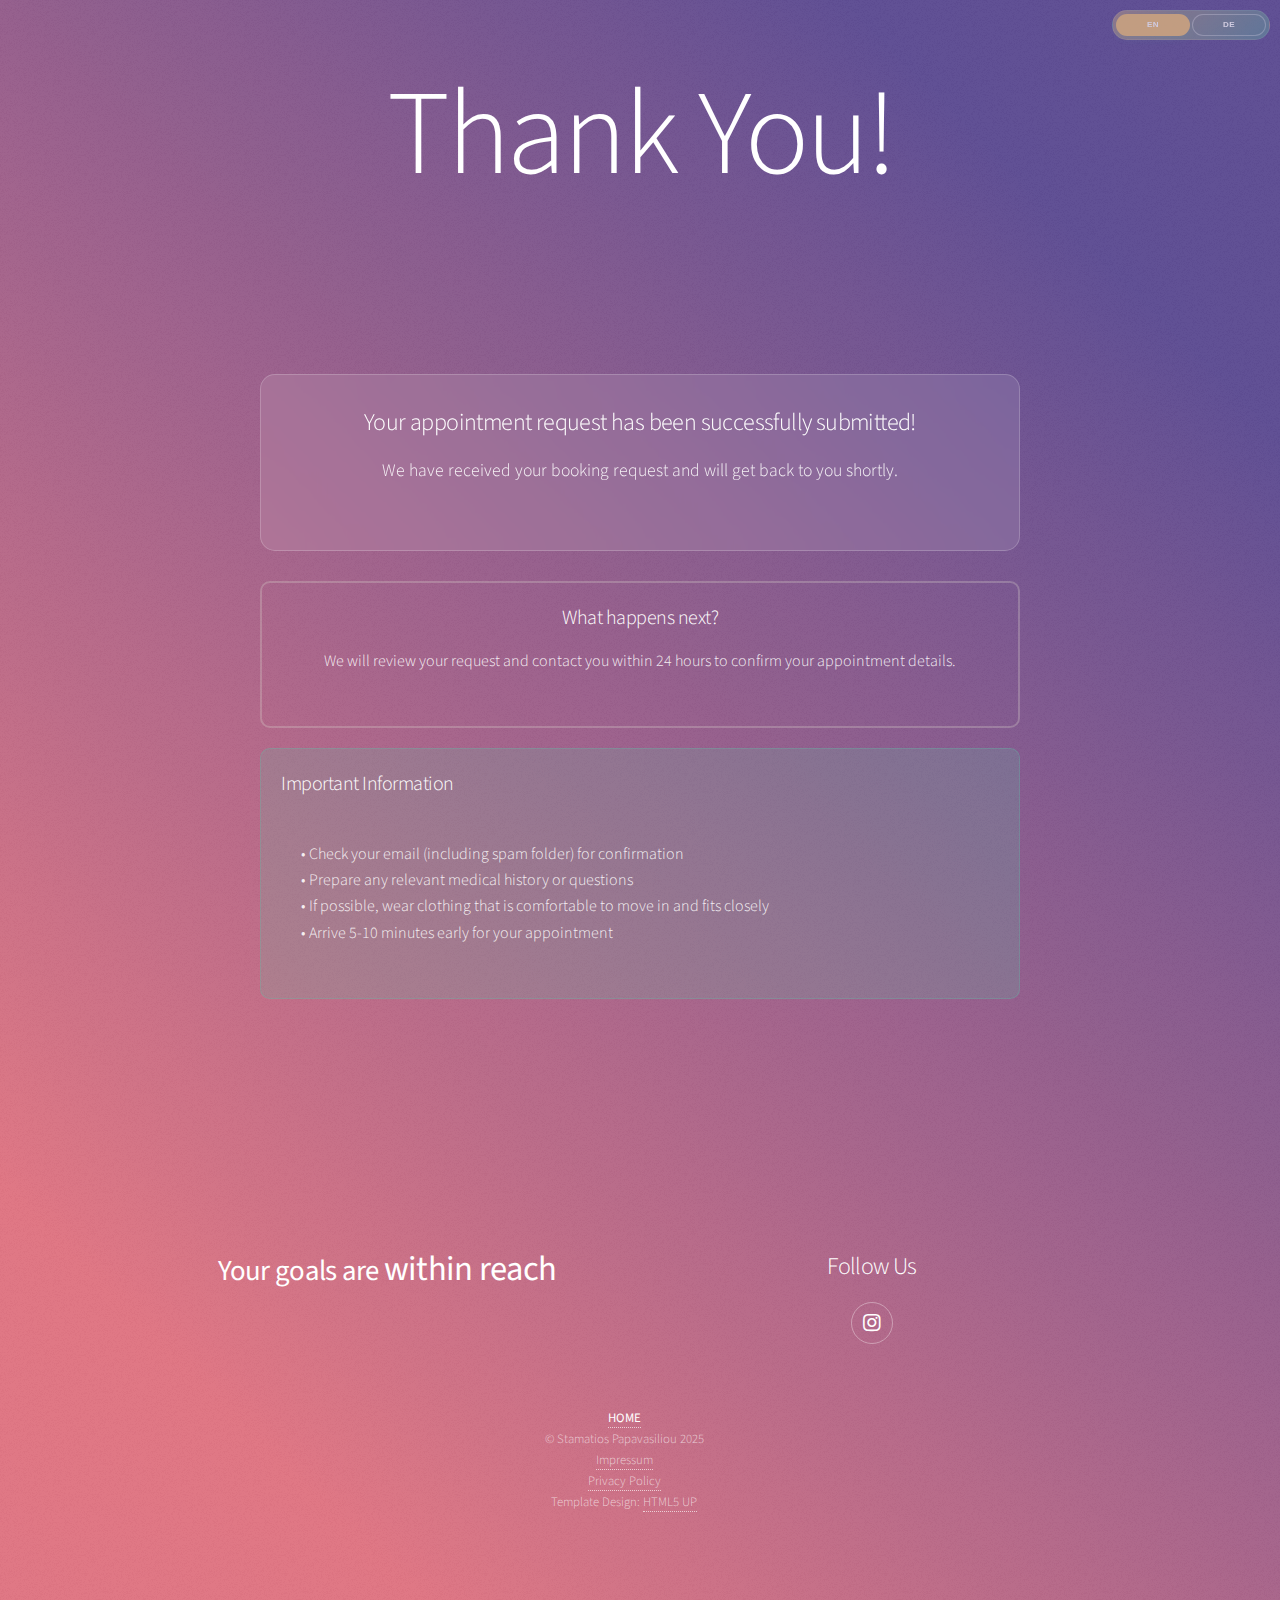
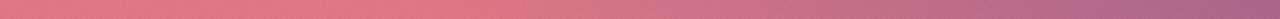
<file: thanks.html>
<!DOCTYPE HTML>
<!--
	Stellar by HTML5 UP
	html5up.net | @ajlkn
	Free for personal and commercial use under the CCA 3.0 license (html5up.net/license)
-->
<html>
	<head>
		<title>Thank You - Neuroathletictraining</title>
		<meta charset="utf-8" />
		<meta name="viewport" content="width=device-width, initial-scale=1, user-scalable=no" />
		<link rel="stylesheet" href="assets/css/main.css" />
		<noscript><link rel="stylesheet" href="assets/css/noscript.css" /></noscript>
		<style>
			/* Language Switch Styles */
			.language-switch {
				position: absolute;
				top: 10px;
				right: 10px;
				z-index: 10000;
				background: linear-gradient(135deg, #edbf797c, #60bca381);
				backdrop-filter: blur(10px);
				-webkit-backdrop-filter: blur(10px);
				border: 1px solid rgba(255, 255, 255, 0.1);
				border-radius: 25px;
				padding: 3px;
				display: flex;
				align-items: center;
				gap: 2px;
				transition: all 0.3s ease;
				opacity: 0.7;
			}

			.language-switch:hover {
				opacity: 1;
				background: linear-gradient(135deg, #edbf79, #60bca3);
			}

			.lang-btn {
				background: transparent;
				border: none;
				color: rgba(255, 255, 255, 0.8);
				padding: 0px 0px;
				cursor: pointer;
				border-radius: 20px;
				transition: all 0.3s ease;
				font-size: 0.50em;
				font-weight: 800;
				letter-spacing: 0.5px;
			}

			.lang-btn:hover {
				background: rgba(255, 255, 255, 0.1);
				color: white;
			}

			.lang-btn.active {
				background: #edbf79;
				color: white;
				box-shadow: 0 2px 8px rgba(96, 188, 164, 0.2);
			}

			/* Hide inactive language content */
			.lang-content {
				display: none;
			}

			.lang-content.active {
				display: block;
			}

			/* Inline language spans */
			.lang-en, .lang-de {
				display: none;
			}

			.lang-en.active, .lang-de.active {
				display: inline;
			}

			@media (max-width: 600px) {
				.language-switch {
					top: 5px;
					right: 1px;
					scale: 0.85;
					padding: 2px;
					flex-direction: column;
					gap: 1px;
				}
				
				.lang-btn {
					padding: 0px 7px;
					font-size: 0.65em;
					border-radius: 15px;
				}
			}

			/* Thank you page specific styles */
			.thank-you-container {
				text-align: center;
				padding: 40px 20px;
				max-width: 800px;
				margin: 0 auto;
			}

			.success-icon {
				font-size: 4em;
				color: #fbfcfb;
				margin-bottom: 20px;
				animation: fadeInScale 0.8s ease-out;
			}

			.thank-you-message {
				background: rgba(255, 255, 255, 0.1);
				backdrop-filter: blur(10px);
				-webkit-backdrop-filter: blur(10px);
				border: 1px solid rgba(255, 255, 255, 0.2);
				border-radius: 15px;
				padding: 30px;
				margin: 30px 0;
				animation: fadeInUp 1s ease-out 0.2s both;
			}

			.info-box {
				background: transparent;
				border: 2px solid rgba(214, 209, 202, 0.3);
				border-radius: 10px;
				padding: 20px;
				margin: 20px 0;
				animation: fadeInUp 1s ease-out 0.4s both;
			}

			.next-steps {
				background: rgba(96, 188, 164, 0.2);
				border: 1px solid rgba(96, 188, 164, 0.3);
				border-radius: 10px;
				padding: 20px;
				margin: 20px 0;
				text-align: left;
				animation: fadeInUp 1s ease-out 0.6s both;
			}

			.contact-info {
				background: rgba(255, 255, 255, 0.05);
				border-radius: 10px;
				padding: 20px;
				margin: 20px 0;
				animation: fadeInUp 1s ease-out 0.8s both;
			}

			.action-buttons {
				margin: 30px 0;
				animation: fadeInUp 1s ease-out 1s both;
			}

			.action-buttons .button {
				margin: 0 10px 10px 10px;
				display: inline-block;
			}

			@keyframes fadeInScale {
				from {
					opacity: 0;
					transform: scale(0.5);
				}
				to {
					opacity: 1;
					transform: scale(1);
				}
			}

			@keyframes fadeInUp {
				from {
					opacity: 0;
					transform: translateY(30px);
				}
				to {
					opacity: 1;
					transform: translateY(0);
				}
			}

			/* Mobile adjustments */
			@media (max-width: 600px) {
				.thank-you-container {
					padding: 20px 10px;
				}
				
				.success-icon {
					font-size: 4em;
				}
				
				.thank-you-message,
				.info-box,
				.next-steps,
				.contact-info {
					padding: 20px 15px;
					margin: 15px 0;
				}
				
				.action-buttons .button {
					display: block;
					margin: 10px 0;
					width: 100%;
				}
			}
		</style>
	</head>
	<body class="is-preload">

		<!-- Language Switch -->
		<div class="language-switch">
			<button class="lang-btn active" onclick="switchLanguage('en')" data-lang="en">EN</button>
			<button class="lang-btn" onclick="switchLanguage('de')" data-lang="de">DE</button>
		</div>

		<!-- Wrapper -->
		<div id="wrapper">

			<!-- Header -->
			<header id="header">
		<h1 id="thank-you" style="font-size: 120px;">
    <span class="lang-en active">Thank You!</span>
    <span class="lang-de">Vielen Dank!</span>
</h1>

<style>
    @media (max-width: 600px) {
        #thank-you {
            font-size: 32px !important;
        }
    }
</style>
			</header>

			<!-- Main -->
			<div id="main" style="background: transparent;">
				<section class="main">
					<div class="thank-you-container">
						

						<!-- Main Thank You Message -->
						<div class="thank-you-message">
							<h2 style="color: white; margin-bottom: 15px;">
								<span class="lang-en active">Your appointment request has been successfully submitted!</span>
								<span class="lang-de">Deine Terminanfrage wurde erfolgreich übermittelt!</span>
							</h2>
							<p style="color: rgba(255, 255, 255, 0.9); font-size: 1.1em;">
								<span class="lang-en active">We have received your booking request and will get back to you shortly.</span>
								<span class="lang-de">Wir haben deine Buchungsanfrage erhalten und werden uns bald bei dir melden.</span>
							</p>
						</div>

						<!-- What Happens Next -->
						<div class="info-box">
							<h3 style="color: white; margin-bottom: 15px;">
								<span class="lang-en active">What happens next?</span>
								<span class="lang-de">Was passiert als nächstes?</span>
							</h3>
							<p style="color: rgba(255, 255, 255, 0.9);">
								<span class="lang-en active">  We will review your request and contact you within 24 hours to confirm your appointment details.</span>
								<span class="lang-de"> Wir werden deine Anfrage prüfen und dich innerhalb von 24 Stunden kontaktieren, um die Termindetails zu bestätigen.</span>
							</p>
						</div>

						<!-- Next Steps -->
						<div class="next-steps">
							<h3 style="color: white; margin-bottom: 15px;">
								<span class="lang-en active">Important Information</span>
								<span class="lang-de">Wichtige Informationen</span>
							</h3>
							<ul style="color: rgba(255, 255, 255, 0.9); text-align: left; padding-left: 20px;">
								<li class="lang-en active"><br>&bull; Check your email (including spam folder) for confirmation</li>
								<li class="lang-en active"><br>&bull; Prepare any relevant medical history or questions</li>
								<li class="lang-en active"><br>&bull; If possible, wear clothing that is comfortable to move in and fits closely</li>
								<li class="lang-en active"><br>&bull; Arrive 5-10 minutes early for your appointment</li>
								
								<li class="lang-de"><br>&bull; Überprüfe deine E-Mails (auch den Spam-Ordner) für die Bestätigung</li>
								<li class="lang-de"><br>&bull; Bereite relevante Krankengeschichte oder Fragen vor</li>
								<li class="lang-de"><br>&bull; Trage wenn möglich Kleidung, in der du dich gut bewegen kannst und eng anliegt</li>
								<li class="lang-de"><br>&bull; Komme 5-10 Minuten früher zu deinem Termin</li>
							</ul>
						</div>

						

						<!-- Action Buttons -->
						<div class="action-buttons">
							<a href="index.html" class="button primary">
								<span class="lang-en active">Back to Home</span>
								<span class="lang-de">Zurück zur Startseite</span>
							</a>
							<a href="form.html" class="button">
								<span class="lang-en active">Book Another Appointment</span>
								<span class="lang-de">Weiteren Termin buchen</span>
							</a>
						</div>

					</div>
				</section>
			</div>

			<!-- Footer -->
			<footer id="footer">
                <h1 style="font-size: 1.8em;">
								<strong>
									<span class="lang-en active">Your goals are <span style="font-size: 1.2em;">within reach</span></span>
									<span class="lang-de">Deine Ziele sind <br><span style="font-size: 1.2em;">in Reichweite</span></span>
								</strong>
								</h1>
				<section style="text-align: center;">
					<h2>
						<span class="lang-en active">Follow Us</span>
						<span class="lang-de">Folge uns</span>
					</h2>
					<ul class="icons" style="justify-content: center; align-items: center; display: flex; padding-left: 0;">
						<li><a href="https://www.instagram.com/synapse2move/" class="icon brands fa-instagram alt"><span class="label">Instagram</span></a></li>
					</ul>
				</section>
				<p class="copyright"> 
					<a href="index.html"><strong>HOME</strong></a> <br> 
					&copy; Stamatios Papavasiliou 2025<br> 
					<a href="impressum.html">Impressum</a> <br> 
					<a href="datenschutz.html">
						<span class="lang-en active">Privacy Policy</span>
						<span class="lang-de">Datenschutzerklärung</span>
					</a> <br>   
					Template Design: <a href="https://html5up.net">HTML5 UP</a> <br>
				</p>
			</footer>

		</div>

		<!-- Scripts -->
		<script src="assets/js/jquery.min.js"></script>
		<script src="assets/js/jquery.scrollex.min.js"></script>
		<script src="assets/js/jquery.scrolly.min.js"></script>
		<script src="assets/js/browser.min.js"></script>
		<script src="assets/js/breakpoints.min.js"></script>
		<script src="assets/js/util.js"></script>
		<script src="assets/js/main.js"></script>

		<script>
			// Language Management System
			let currentLanguage = 'en';

			function switchLanguage(lang) {
				if (currentLanguage === lang) return;
				
				currentLanguage = lang;
				
				// Update button states
				document.querySelectorAll('.lang-btn').forEach(btn => {
					btn.classList.remove('active');
					if (btn.dataset.lang === lang) {
						btn.classList.add('active');
					}
				});
				
				// Hide all language content
				document.querySelectorAll('.lang-de, .lang-en').forEach(element => {
					element.classList.remove('active');
				});
				
				// Show selected language content
				document.querySelectorAll(`.lang-${lang}`).forEach(element => {
					element.classList.add('active');
				});
				
				// Update page title
				const titles = {
					en: "Thank You - Neuroathletictraining",
					de: "Vielen Dank - Neuroathletiktraining"
				};
				document.title = titles[lang];
				
				// Store preference
				window.preferredLanguage = lang;
			}

			function detectLanguage() {
				// Check URL parameters first
				const urlParams = new URLSearchParams(window.location.search);
				const langFromUrl = urlParams.get('lang');
				
				if (langFromUrl && (langFromUrl === 'en' || langFromUrl === 'de')) {
					return langFromUrl;
				}
				
				// Check stored preference
				const storedLang = window.preferredLanguage;
				if (storedLang && (storedLang === 'en' || storedLang === 'de')) {
					return storedLang;
				}
				
				// Check browser language
				const browserLang = navigator.language || navigator.userLanguage;
				if (browserLang.startsWith('de')) {
					return 'de';
				}
				
				// Default to English
				return 'en';
			}

			function initializeLanguage() {
				const detectedLang = detectLanguage();
				switchLanguage(detectedLang);
			}

			// Initialize when page loads
			document.addEventListener('DOMContentLoaded', () => {
				initializeLanguage();
			});

			// Add smooth scroll effect for better UX
			document.addEventListener('DOMContentLoaded', function() {
				// Fade in animations
				const elements = document.querySelectorAll('.thank-you-message, .info-box, .next-steps, .contact-info, .action-buttons');
				elements.forEach((element, index) => {
					element.style.opacity = '0';
					element.style.transform = 'translateY(30px)';
					
					setTimeout(() => {
						element.style.transition = 'all 0.8s ease-out';
						element.style.opacity = '1';
						element.style.transform = 'translateY(0)';
					}, 200 + (index * 200));
				});
			});
		</script>

	</body>
</html>
</file>
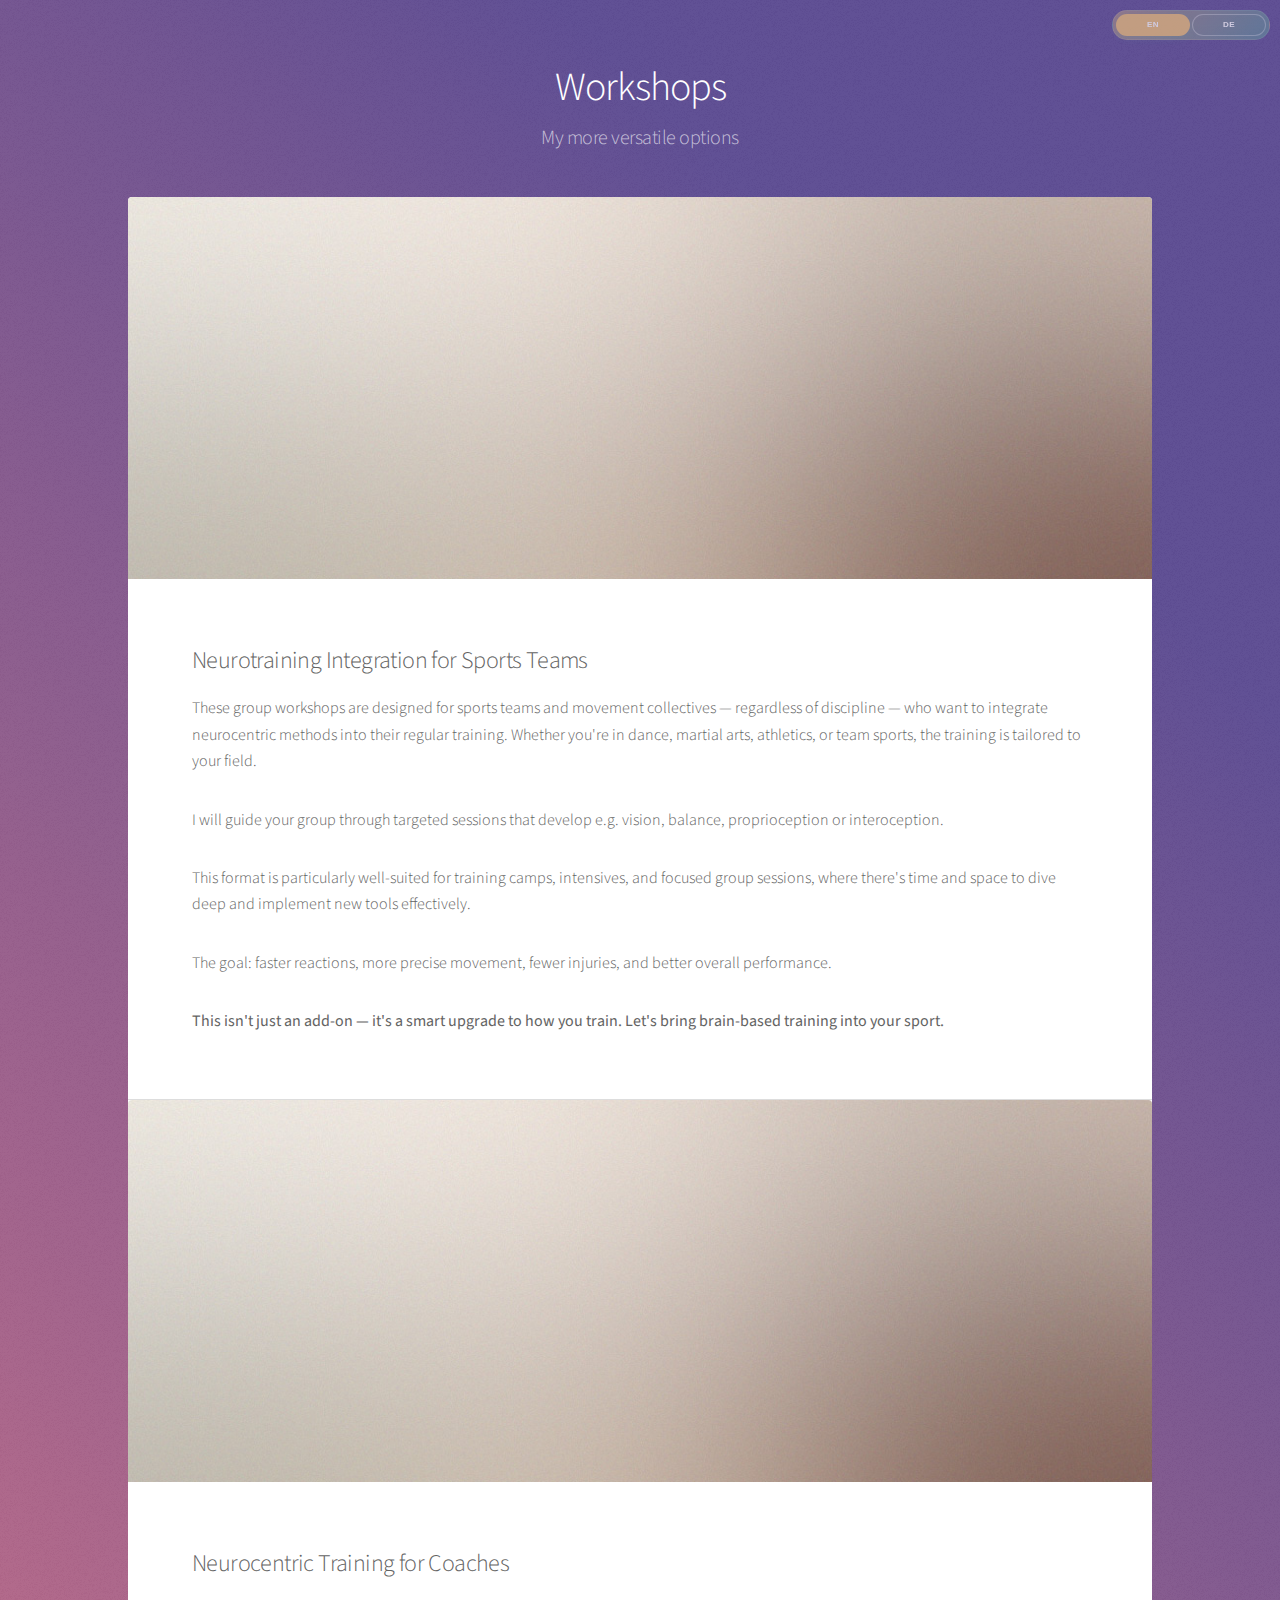
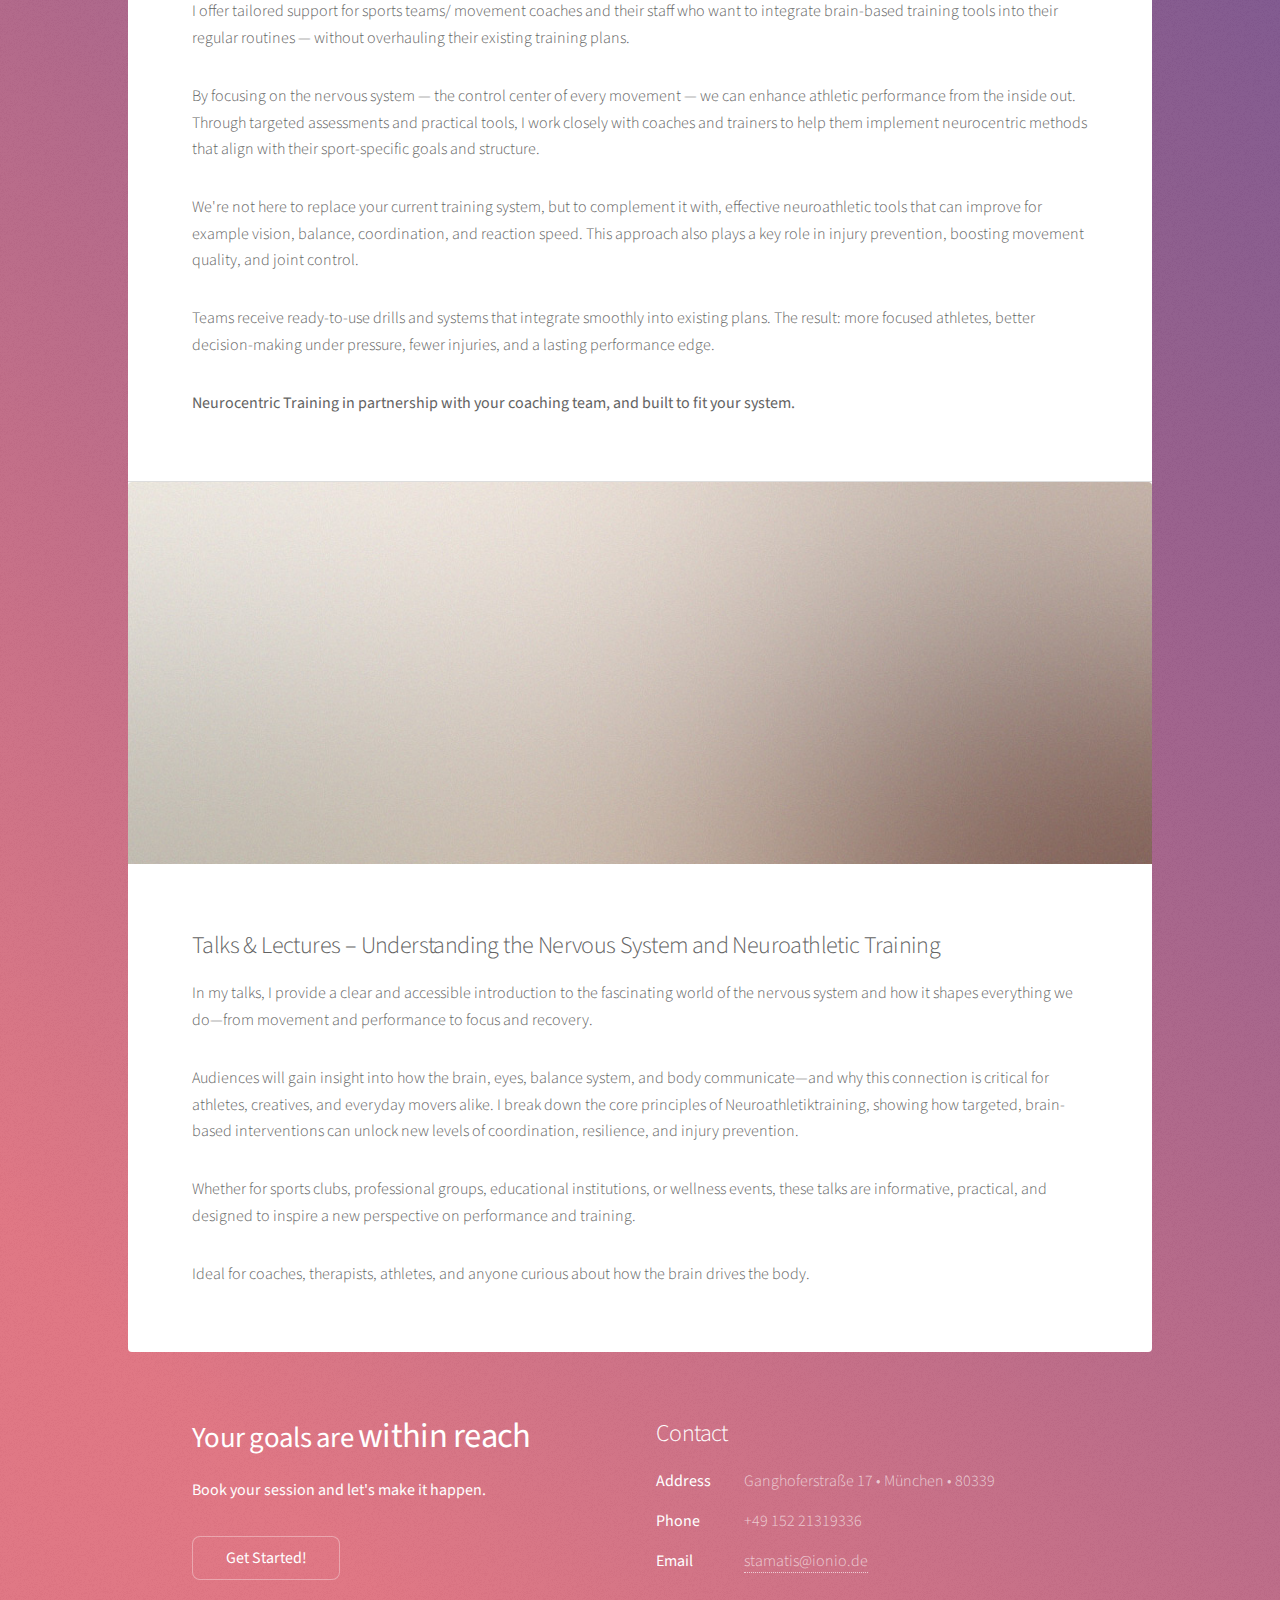
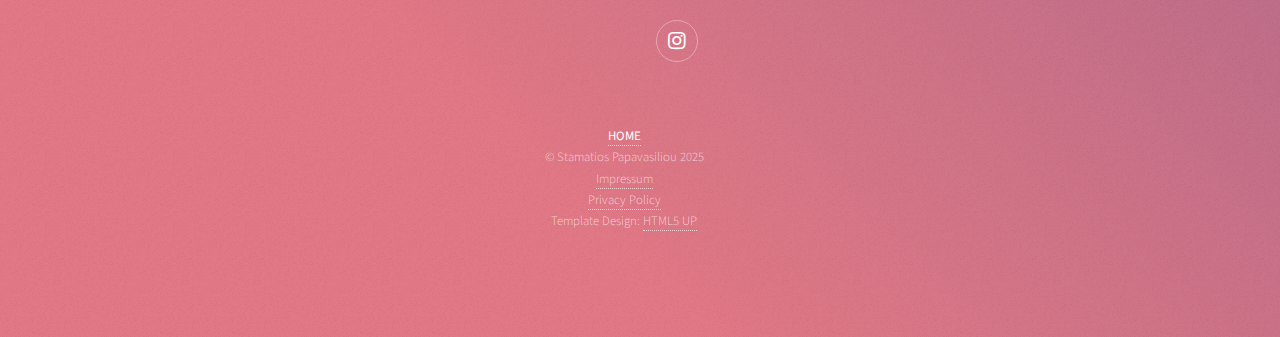
<file: workshops.html>
<!DOCTYPE HTML>
<!--
	Stellar by HTML5 UP
	html5up.net | @ajlkn
	Free for personal and commercial use under the CCA 3.0 license (html5up.net/license)
-->
<html>
	<head>
		<title>Neuroathletictraining</title>
		<meta charset="utf-8" />
		<meta name="viewport" content="width=device-width, initial-scale=1, user-scalable=no" />
		<link rel="stylesheet" href="assets/css/main.css" />
		<noscript><link rel="stylesheet" href="assets/css/noscript.css" /></noscript>
		
		<style>
			/* Language Switch Styles */
			.language-switch {
				position: absolute;
				top: 10px;
				right: 10px;
				z-index: 10000;
				background:  linear-gradient(135deg, #edbf797c, #60bca381);
				backdrop-filter: blur(10px);
				-webkit-backdrop-filter: blur(10px);
				border: 1px solid rgba(255, 255, 255, 0.1);
				border-radius: 25px;
				padding: 3px;
				display: flex;
				align-items: center;
				gap: 2px;
				transition: all 0.3s ease;
				opacity: 0.7;
			}

			.language-switch:hover {
				opacity: 1;
				background: linear-gradient(135deg, #edbf79, #60bca3);
			}

			.lang-btn {
				background: transparent;
				border: none;
				color: rgba(255, 255, 255, 0.8);
				padding: 0px 0px;
				cursor: pointer;
				border-radius: 20px;
				transition: all 0.3s ease;
				font-size: 0.50em;
				font-weight: 800;
				letter-spacing: 0.5px;
			}

			.lang-btn:hover {
				background: rgba(255, 255, 255, 0.1);
				color: white;
			}

			.lang-btn.active {
				background: #edbf79;
				color: white;
				box-shadow: 0 2px 8px rgba(96, 188, 164, 0.2);
			}

			/* Hide inactive language content */
			.lang-content {
				display: none;
			}

			.lang-content.active {
				display: block;
			}

			/* Inline language spans */
			.lang-en, .lang-de {
				display: none;
			}

			.lang-en.active, .lang-de.active {
				display: inline;
			}

			@media (max-width: 600px) {
				.language-switch {
					top: 5px;
					right: 1px;
					scale: 0.85;
					padding: 2px;
					flex-direction: column;
					gap: 1px;
				}
				
				.lang-btn {
					padding: 0px 7px;
					font-size: 0.65em;
					border-radius: 15px;
				}
			}
		</style>
	</head>
	<body class="is-preload">

		<!-- Language Switch -->
		<div class="language-switch">
			<button class="lang-btn active" onclick="switchLanguage('en')" data-lang="en">EN</button>
			<button class="lang-btn" onclick="switchLanguage('de')" data-lang="de">DE</button>
		</div>

		<!-- Wrapper -->
			<div id="wrapper">

				<!-- Header -->
					<header id="header">
					<h1>
						<span class="lang-en active">Workshops</span>
						<span class="lang-de">Workshops</span>
					</h1>
						<p>
							<span class="lang-en active">My more versatile options</span>
							<span class="lang-de">Meine vielseitigeren Optionen</span>
						</p>
					</header>

				<!-- Main -->
					<div id="main">

						<!-- Content -->
							<section id="content" class="main">
								<span class="image main"><img src="images/pic04.jpg" alt="" /></span>
								<h2>
									<span class="lang-en active">Neurotraining Integration for Sports Teams</span>
									<span class="lang-de">Neurotraining-Integration für Sportteams</span>
								</h2>
								<div class="lang-en active">
									<p>These group workshops are designed for sports teams and movement collectives — regardless of discipline — who want to integrate neurocentric methods into their regular training. Whether you're in dance, martial arts, athletics, or team sports, the training is tailored to your field.</p>
									<p>I will guide your group through targeted sessions that develop e.g. vision, balance, proprioception or interoception.</p>
									<p>This format is particularly well-suited for training camps, intensives, and focused group sessions, where there's time and space to dive deep and implement new tools effectively.</p>
									<p>The goal: faster reactions, more precise movement, fewer injuries, and better overall performance.</p>
									<p><b>This isn't just an add-on — it's a smart upgrade to how you train. Let's bring brain-based training into your sport.</b></p>
								</div>
								<div class="lang-de">
									<p>Diese Gruppenworkshops sind für Sportteams und Bewegungskollektive konzipiert — unabhängig von der Disziplin — die neurozentrierte Methoden in ihr reguläres Training integrieren möchten. Ob Tanz, Kampfsport, Leichtathletik oder Teamsport, das Training wird auf dein Fachgebiet zugeschnitten.</p>
									<p>Ich führe deine Gruppe durch gezielte Sessions, die z.B. Sehen, Balance, Propriozeption oder Interozeption entwickeln.</p>
									<p>Dieses Format eignet sich besonders gut für Trainingslager, Intensivkurse und fokussierte Gruppensessions, wo Zeit und Raum vorhanden sind, um tief einzutauchen und neue Tools effektiv zu implementieren.</p>
									<p>Das Ziel: schnellere Reaktionen, präzisere Bewegungen, weniger Verletzungen und bessere Gesamtleistung.</p>
									<p><b>Das ist nicht nur ein Add-on — es ist ein intelligentes Upgrade für dein Training. Lass uns gehirnbasiertes Training in deinen Sport bringen.</b></p>
								</div>
							</section>
							
							<section id="content" class="main">
								<span class="image main"><img src="images/pic04.jpg" alt="" /></span>
                                <h2>
									<span class="lang-en active">Neurocentric Training for Coaches</span>
									<span class="lang-de">Neurozentrisches Training für Trainer</span>
								</h2>
								<div class="lang-en active">
									<p>I offer tailored support for sports teams/ movement coaches and their staff who want to integrate brain-based training tools into their regular routines — without overhauling their existing training plans.</p>
									<p>By focusing on the nervous system — the control center of every movement — we can enhance athletic performance from the inside out. Through targeted assessments and practical tools, I work closely with coaches and trainers to help them implement neurocentric methods that align with their sport-specific goals and structure.</p>
									<p>We're not here to replace your current training system, but to complement it with, effective neuroathletic tools that can improve for example vision, balance, coordination, and reaction speed. This approach also plays a key role in injury prevention, boosting movement quality, and joint control.</p>
									<p>Teams receive ready-to-use drills and systems that integrate smoothly into existing plans. The result: more focused athletes, better decision-making under pressure, fewer injuries, and a lasting performance edge.</p>
									<p><b>Neurocentric Training in partnership with your coaching team, and built to fit your system.</b></p>
								</div>
								<div class="lang-de">
									<p>Ich biete maßgeschneiderte Unterstützung für Sportteams/Bewegungstrainer und ihre Mitarbeiter, die gehirnbasierte Trainingstools in ihre regulären Routinen integrieren möchten — ohne ihre bestehenden Trainingspläne komplett umzukrempeln.</p>
									<p>Durch den Fokus auf das Nervensystem — das Kontrollzentrum jeder Bewegung — können wir die sportliche Leistung von innen heraus verbessern. Durch gezielte Bewertungen und praktische Tools arbeite ich eng mit Trainern zusammen, um ihnen bei der Implementierung neurozentrischer Methoden zu helfen, die mit ihren sportspezifischen Zielen und Strukturen übereinstimmen.</p>
									<p>Wir sind nicht hier, um dein aktuelles Trainingssystem zu ersetzen, sondern um es mit effektiven neuroathletischen Tools zu ergänzen, die z.B. Sehen, Balance, Koordination und Reaktionsgeschwindigkeit verbessern können. Dieser Ansatz spielt auch eine Schlüsselrolle bei der Verletzungsprävention, der Verbesserung der Bewegungsqualität und Gelenkkontrolle.</p>
									<p>Teams erhalten sofort einsetzbare Übungen und Systeme, die sich nahtlos in bestehende Pläne integrieren lassen. Das Ergebnis: fokussiertere Athleten, bessere Entscheidungsfindung unter Druck, weniger Verletzungen und ein nachhaltiger Leistungsvorteil.</p>
									<p><b>Neurozentrisches Training in Partnerschaft mit deinem Trainerteam, maßgeschneidert für dein System.</b></p>
								</div>
							</section>
							
							<section id="content" class="main">
                                <span class="image main"><img src="images/pic04.jpg" alt="" /></span>
                                <h2>
									<span class="lang-en active">Talks & Lectures – Understanding the Nervous System and Neuroathletic Training</span>
									<span class="lang-de">Vorträge & Lectures – Das Nervensystem und Neuroathletiktraining verstehen</span>
								</h2>
								<div class="lang-en active">
									<p>In my talks, I provide a clear and accessible introduction to the fascinating world of the nervous system and how it shapes everything we do—from movement and performance to focus and recovery.</p>
									<p>Audiences will gain insight into how the brain, eyes, balance system, and body communicate—and why this connection is critical for athletes, creatives, and everyday movers alike. I break down the core principles of Neuroathletiktraining, showing how targeted, brain-based interventions can unlock new levels of coordination, resilience, and injury prevention.</p>
									<p>Whether for sports clubs, professional groups, educational institutions, or wellness events, these talks are informative, practical, and designed to inspire a new perspective on performance and training.</p>
									<p>Ideal for coaches, therapists, athletes, and anyone curious about how the brain drives the body.</p>
								</div>
								<div class="lang-de">
									<p>In meinen Vorträgen biete ich eine klare und zugängliche Einführung in die faszinierende Welt des Nervensystems und wie es alles prägt, was wir tun — von Bewegung und Leistung bis hin zu Fokus und Erholung.</p>
									<p>Das Publikum gewinnt Einblicke, wie Gehirn, Augen, Gleichgewichtssystem und Körper kommunizieren — und warum diese Verbindung für Athleten, Kreative und alltägliche Beweger gleichermaßen kritisch ist. Ich erkläre die Grundprinzipien des Neuroathletiktrainings und zeige, wie gezielte, gehirnbasierte Interventionen neue Ebenen von Koordination, Belastbarkeit und Verletzungsprävention freisetzen können.</p>
									<p>Ob für Sportvereine, professionelle Gruppen, Bildungseinrichtungen oder Wellness-Events, diese Vorträge sind informativ, praktisch und darauf ausgelegt, eine neue Perspektive auf Leistung und Training zu inspirieren.</p>
									<p>Ideal für Trainer, Therapeuten, Athleten und jeden, der neugierig ist, wie das Gehirn den Körper antreibt.</p>
								</div>
							</section>
					</div>

				<!-- Footer -->
					<footer id="footer">
						<section>
							<h1 style="font-size: 1.8em;">
								<strong>
									<span class="lang-en active">Your goals are <span style="font-size: 1.2em;">within reach</span></span>
									<span class="lang-de">Deine Ziele sind <span style="font-size: 1.2em;">in Reichweite</span></span>
								</strong>
							</h1>
							<p><strong>
								<span class="lang-en active">Book your session and let's make it happen.</span>
								<span class="lang-de">Buche deine Session und lass uns das angehen.</span>
							</strong></p>
							<ul class="actions">
								<li><a href="form.html" class="button"><strong>
									<span class="lang-en active">Get Started!</span>
									<span class="lang-de">Jetzt starten!</span>
								</strong></a></li>
							</ul>
						</section>
						<section>
							<h2>
								<span class="lang-en active">Contact</span>
								<span class="lang-de">Kontakt</span>
							</h2>
							<dl class="alt">
								<dt>
									<span class="lang-en active">Address</span>
									<span class="lang-de">Adresse</span>
								</dt>
								<dd>Ganghoferstraße 17 &bull; München &bull; 80339 </dd>
								<dt>
									<span class="lang-en active">Phone</span>
									<span class="lang-de">Telefon</span>
								</dt>
								<dd>+49 152 21319336</dd>
								<dt>Email</dt>
								<dd><a href="mailto:stamatis@ionio.de">stamatis@ionio.de</a></dd>
							</dl>
							<ul class="icons" style="justify-content: center; align-items: center;">
								<li><a href="https://www.instagram.com/synapse2move/" class="icon brands fa-instagram alt"><span class="label">Instagram</span></a></li>
							</ul>
							<style>
							@media (max-width: 600px) {
								#footer .icons {
									display: flex !important;
									justify-content: center !important;
									align-items: center !important;
									padding-left: 0 !important;
								}
							}
							</style>
						</section>
						<p class="copyright"> 
							<a href="index.html"><strong>HOME</strong></a> <br> 
							&copy; Stamatios Papavasiliou 2025<br> 
							<a href="impressum.html">Impressum</a> <br> 
							<a href="datenschutz.html">
								<span class="lang-en active">Privacy Policy</span>
								<span class="lang-de">Datenschutzerklärung</span>
							</a> <br>   
							Template Design: <a href="https://html5up.net">HTML5 UP</a> <br>
						</p>
					</footer>
			</div>

		<!-- Scripts -->
			<script src="assets/js/jquery.min.js"></script>
			<script src="assets/js/jquery.scrollex.min.js"></script>
			<script src="assets/js/jquery.scrolly.min.js"></script>
			<script src="assets/js/browser.min.js"></script>
			<script src="assets/js/breakpoints.min.js"></script>
			<script src="assets/js/util.js"></script>
			<script src="assets/js/main.js"></script>

			<script>
				// Session Storage Language Management System
				let currentLanguage = 'en';

				function switchLanguage(lang) {
					if (currentLanguage === lang) return;
					
					currentLanguage = lang;
					
					// Update button states
					document.querySelectorAll('.lang-btn').forEach(btn => {
						btn.classList.remove('active');
						if (btn.dataset.lang === lang) {
							btn.classList.add('active');
						}
					});
					
					// Hide all language content
					document.querySelectorAll('.lang-de, .lang-en').forEach(element => {
						element.classList.remove('active');
					});
					
					// Show selected language content
					document.querySelectorAll(`.lang-${lang}`).forEach(element => {
						element.classList.add('active');
					});
					
					// Update page title and meta
					updatePageMeta(lang);
					
					// Save preference to session storage (clears when browser closes)
					sessionStorage.setItem('preferred-language', lang);
				}

				function updatePageMeta(lang) {
					const translations = {
						en: {
							title: "Workshops | Neuro Athletic Training by Stamatis"
						},
						de: {
							title: "Workshops | Neuroathletiktraining von Stamatis"
						}
					};
					
					document.title = translations[lang].title;
				}

				function initializeLanguage() {
					// Load saved language preference from session storage
					const savedLang = sessionStorage.getItem('preferred-language');
					if (savedLang && savedLang !== currentLanguage) {
						switchLanguage(savedLang);
					}
				}

				// Initialize on page load
				document.addEventListener('DOMContentLoaded', function() {
					initializeLanguage();
				});
			</script>
	</body>
</html>
</file>
<file: assets/css/noscript.css>
/*
	Stellar by HTML5 UP
	html5up.net | @ajlkn
	Free for personal and commercial use under the CCA 3.0 license (html5up.net/license)
*/

/* Header */

	body.is-preload #header.alt > * {
		opacity: 1;
	}

	body.is-preload #header.alt .logo {
		-moz-transform: none;
		-webkit-transform: none;
		-ms-transform: none;
		transform: none;
	}
</file>
<file: assets/css/main.css>
@import url(fontawesome-all.min.css);
@import 'https://fonts.googleapis.com/css?family=Source+Sans+Pro:300,400';

/*
	Stellar by HTML5 UP
	html5up.net | @ajlkn
	Free for personal and commercial use under the CCA 3.0 license (html5up.net/license)
*/

html, body, div, span, applet, object,
iframe, h1, h2, h3, h4, h5, h6, p, blockquote,
pre, a, abbr, acronym, address, big, cite,
code, del, dfn, em, img, ins, kbd, q, s, samp,
small, strike, strong, sub, sup, tt, var, b,
u, i, center, dl, dt, dd, ol, ul, li, fieldset,
form, label, legend, table, caption, tbody,
tfoot, thead, tr, th, td, article, aside,
canvas, details, embed, figure, figcaption,
footer, header, hgroup, menu, nav, output, ruby,
section, summary, time, mark, audio, video {
	margin: 0;
	padding: 0;
	border: 0;
	font-size: 100%;
	font: inherit;
	vertical-align: baseline;}

article, aside, details, figcaption, figure,
footer, header, hgroup, menu, nav, section {
	display: block;}

body {
	line-height: 1;
}

ol, ul {
	list-style: none;
}

blockquote, q {
	quotes: none;
}

	blockquote:before, blockquote:after, q:before, q:after {
		content: '';
		content: none;
	}

table {
	border-collapse: collapse;
	border-spacing: 0;
}

body {
	-webkit-text-size-adjust: none;
}

mark {
	background-color: transparent;
	color: inherit;
}

input::-moz-focus-inner {
	border: 0;
	padding: 0;
}

input, select, textarea {
	-moz-appearance: none;
	-webkit-appearance: none;
	-ms-appearance: none;
	appearance: none;
}

/* Basic */

	@-ms-viewport {
		width: device-width;
	}

	body {
		-ms-overflow-style: scrollbar;
	}

	@media screen and (max-width: 480px) {

		html, body {
			min-width: 320px;
		}

	}

	html {
		box-sizing: border-box;
	}

	*, *:before, *:after {
		box-sizing: inherit;
	}

	body {
		background-color: #935d8c;
		background-image: url("images/overlay.png"), -moz-linear-gradient(45deg, #e37682 15%, #5f4d93 85%);
		background-image: url("images/overlay.png"), -webkit-linear-gradient(45deg, #e37682 15%, #5f4d93 85%);
		background-image: url("images/overlay.png"), -ms-linear-gradient(45deg, #e37682 15%, #5f4d93 85%);
		background-image: url("images/overlay.png"), linear-gradient(45deg, #e37682 15%, #5f4d93 85%);
	}

		body.is-preload *, body.is-preload *:before, body.is-preload *:after {
			-moz-animation: none !important;
			-webkit-animation: none !important;
			-ms-animation: none !important;
			animation: none !important;
			-moz-transition: none !important;
			-webkit-transition: none !important;
			-ms-transition: none !important;
			transition: none !important;
		}

/* Type */

	body {
		background-color: #935d8c;
		color: rgba(255, 255, 255, 0.65);
	}

	body, input, select, textarea {
		font-family: "Source Sans Pro", Helvetica, sans-serif;
		font-size: 17pt;
		font-weight: 300;
		line-height: 1.65;
	}

		@media screen and (max-width: 1680px) {

			body, input, select, textarea {
				font-size: 14pt;
			}

		}

		@media screen and (max-width: 1280px) {

			body, input, select, textarea {
				font-size: 12pt;
			}

		}

		@media screen and (max-width: 360px) {

			body, input, select, textarea {
				font-size: 11pt;
			}

		}

	a {
		-moz-transition: color 0.2s ease, border-bottom 0.2s ease;
		-webkit-transition: color 0.2s ease, border-bottom 0.2s ease;
		-ms-transition: color 0.2s ease, border-bottom 0.2s ease;
		transition: color 0.2s ease, border-bottom 0.2s ease;
		text-decoration: none;
		border-bottom: dotted 1px;
		color: inherit;
	}

		a:hover {
			border-bottom-color: transparent;
		}

	strong, b {
		font-weight: 400;
	}

	em, i {
		font-style: italic;
	}

	p {
		margin: 0 0 2em 0;
	}

		p.content {
			-moz-columns: 20em 2;
			-webkit-columns: 20em 2;
			-ms-columns: 20em 2;
			columns: 20em 2;
			-moz-column-gap: 2em;
			-webkit-column-gap: 2em;
			-ms-column-gap: 2em;
			column-gap: 2em;
			text-align: justify;
		}

	h1, h2, h3, h4, h5, h6 {
		font-weight: 300;
		line-height: 1.5;
		margin: 0 0 0.7em 0;
		letter-spacing: -0.025em;
	}

		h1 a, h2 a, h3 a, h4 a, h5 a, h6 a {
			color: inherit;
			text-decoration: none;
		}

	h1 {
		font-size: 2.5em;
		line-height: 1.2;
	}

	h2 {
		font-size: 1.5em;
	}

	h3 {
		font-size: 1.25em;
	}

	h4 {
		font-size: 1.1em;
	}

	h5 {
		font-size: 0.9em;
	}

	h6 {
		font-size: 0.7em;
	}

	@media screen and (max-width: 736px) {

		h1 {
			font-size: 2em;
		}

	}

	sub {
		font-size: 0.8em;
		position: relative;
		top: 0.5em;
	}

	sup {
		font-size: 0.8em;
		position: relative;
		top: -0.5em;
	}

	blockquote {
		border-left: solid 4px;
		font-style: italic;
		margin: 0 0 2em 0;
		padding: 0.5em 0 0.5em 2em;
	}

	code {
		border-radius: 8px;
		border: solid 1px;
		font-family: "Courier New", monospace;
		font-size: 0.9em;
		margin: 0 0.25em;
		padding: 0.25em 0.65em;
	}

	pre {
		-webkit-overflow-scrolling: touch;
		font-family: "Courier New", monospace;
		font-size: 0.9em;
		margin: 0 0 2em 0;
	}

		pre code {
			display: block;
			line-height: 1.75;
			padding: 1em 1.5em;
			overflow-x: auto;
		}

	hr {
		border: 0;
		border-bottom: solid 1px;
		margin: 2em 0;
	}

		hr.major {
			margin: 3em 0;
		}

	.align-left {
		text-align: left;
	}

	.align-center {
		text-align: center;
	}

	.align-right {
		text-align: right;
	}

	input, select, textarea {
		color: #ffffff;
	}

	a:hover {
		color: #ffffff;
	}

	strong, b {
		color: #ffffff;
	}

	h1, h2, h3, h4, h5, h6 {
		color: #ffffff;
	}

	blockquote {
		border-left-color: rgba(255, 255, 255, 0.35);
	}

	code {
		background: rgba(255, 255, 255, 0.075);
		border-color: rgba(255, 255, 255, 0.35);
	}

	hr {
		border-bottom-color: rgba(255, 255, 255, 0.35);
	}

/* Row */

	.row {
		display: flex;
		flex-wrap: wrap;
		box-sizing: border-box;
		align-items: stretch;
	}

		.row > * {
			box-sizing: border-box;
		}

		.row.gtr-uniform > * > :last-child {
			margin-bottom: 0;
		}

		.row.aln-left {
			justify-content: flex-start;
		}

		.row.aln-center {
			justify-content: center;
		}

		.row.aln-right {
			justify-content: flex-end;
		}

		.row.aln-top {
			align-items: flex-start;
		}

		.row.aln-middle {
			align-items: center;
		}

		.row.aln-bottom {
			align-items: flex-end;
		}

		.row > .imp {
			order: -1;
		}

		.row > .col-1 {
			width: 8.33333%;
		}

		.row > .off-1 {
			margin-left: 8.33333%;
		}

		.row > .col-2 {
			width: 16.66667%;
		}

		.row > .off-2 {
			margin-left: 16.66667%;
		}

		.row > .col-3 {
			width: 25%;
		}

		.row > .off-3 {
			margin-left: 25%;
		}

		.row > .col-4 {
			width: 33.33333%;
		}

		.row > .off-4 {
			margin-left: 33.33333%;
		}

		.row > .col-5 {
			width: 41.66667%;
		}

		.row > .off-5 {
			margin-left: 41.66667%;
		}

		.row > .col-6 {
			width: 50%;
		}

		.row > .off-6 {
			margin-left: 50%;
		}

		.row > .col-7 {
			width: 58.33333%;
		}

		.row > .off-7 {
			margin-left: 58.33333%;
		}

		.row > .col-8 {
			width: 66.66667%;
		}

		.row > .off-8 {
			margin-left: 66.66667%;
		}

		.row > .col-9 {
			width: 75%;
		}

		.row > .off-9 {
			margin-left: 75%;
		}

		.row > .col-10 {
			width: 83.33333%;
		}

		.row > .off-10 {
			margin-left: 83.33333%;
		}

		.row > .col-11 {
			width: 91.66667%;
		}

		.row > .off-11 {
			margin-left: 91.66667%;
		}

		.row > .col-12 {
			width: 100%;
		}

		.row > .off-12 {
			margin-left: 100%;
		}

		.row.gtr-0 {
			margin-top: 0;
			margin-left: 0em;
		}

			.row.gtr-0 > * {
				padding: 0 0 0 0em;
			}

			.row.gtr-0.gtr-uniform {
				margin-top: 0em;
			}

				.row.gtr-0.gtr-uniform > * {
					padding-top: 0em;
				}

		.row.gtr-25 {
			margin-top: 0;
			margin-left: -0.375em;
		}

			.row.gtr-25 > * {
				padding: 0 0 0 0.375em;
			}

			.row.gtr-25.gtr-uniform {
				margin-top: -0.375em;
			}

				.row.gtr-25.gtr-uniform > * {
					padding-top: 0.375em;
				}

		.row.gtr-50 {
			margin-top: 0;
			margin-left: -0.75em;
		}

			.row.gtr-50 > * {
				padding: 0 0 0 0.75em;
			}

			.row.gtr-50.gtr-uniform {
				margin-top: -0.75em;
			}

				.row.gtr-50.gtr-uniform > * {
					padding-top: 0.75em;
				}

		.row {
			margin-top: 0;
			margin-left: -1.5em;
		}

			.row > * {
				padding: 0 0 0 1.5em;
			}

			.row.gtr-uniform {
				margin-top: -1.5em;
			}

				.row.gtr-uniform > * {
					padding-top: 1.5em;
				}

		.row.gtr-150 {
			margin-top: 0;
			margin-left: -2.25em;
		}

			.row.gtr-150 > * {
				padding: 0 0 0 2.25em;
			}

			.row.gtr-150.gtr-uniform {
				margin-top: -2.25em;
			}

				.row.gtr-150.gtr-uniform > * {
					padding-top: 2.25em;
				}

		.row.gtr-200 {
			margin-top: 0;
			margin-left: -3em;
		}

			.row.gtr-200 > * {
				padding: 0 0 0 3em;
			}

			.row.gtr-200.gtr-uniform {
				margin-top: -3em;
			}

				.row.gtr-200.gtr-uniform > * {
					padding-top: 3em;
				}

		@media screen and (max-width: 1680px) {

			.row {
				display: flex;
				flex-wrap: wrap;
				box-sizing: border-box;
				align-items: stretch;
			}

				.row > * {
					box-sizing: border-box;
				}

				.row.gtr-uniform > * > :last-child {
					margin-bottom: 0;
				}

				.row.aln-left {
					justify-content: flex-start;
				}

				.row.aln-center {
					justify-content: center;
				}

				.row.aln-right {
					justify-content: flex-end;
				}

				.row.aln-top {
					align-items: flex-start;
				}

				.row.aln-middle {
					align-items: center;
				}

				.row.aln-bottom {
					align-items: flex-end;
				}

				.row > .imp-xlarge {
					order: -1;
				}

				.row > .col-1-xlarge {
					width: 8.33333%;
				}

				.row > .off-1-xlarge {
					margin-left: 8.33333%;
				}

				.row > .col-2-xlarge {
					width: 16.66667%;
				}

				.row > .off-2-xlarge {
					margin-left: 16.66667%;
				}

				.row > .col-3-xlarge {
					width: 25%;
				}

				.row > .off-3-xlarge {
					margin-left: 25%;
				}

				.row > .col-4-xlarge {
					width: 33.33333%;
				}

				.row > .off-4-xlarge {
					margin-left: 33.33333%;
				}

				.row > .col-5-xlarge {
					width: 41.66667%;
				}

				.row > .off-5-xlarge {
					margin-left: 41.66667%;
				}

				.row > .col-6-xlarge {
					width: 50%;
				}

				.row > .off-6-xlarge {
					margin-left: 50%;
				}

				.row > .col-7-xlarge {
					width: 58.33333%;
				}

				.row > .off-7-xlarge {
					margin-left: 58.33333%;
				}

				.row > .col-8-xlarge {
					width: 66.66667%;
				}

				.row > .off-8-xlarge {
					margin-left: 66.66667%;
				}

				.row > .col-9-xlarge {
					width: 75%;
				}

				.row > .off-9-xlarge {
					margin-left: 75%;
				}

				.row > .col-10-xlarge {
					width: 83.33333%;
				}

				.row > .off-10-xlarge {
					margin-left: 83.33333%;
				}

				.row > .col-11-xlarge {
					width: 91.66667%;
				}

				.row > .off-11-xlarge {
					margin-left: 91.66667%;
				}

				.row > .col-12-xlarge {
					width: 100%;
				}

				.row > .off-12-xlarge {
					margin-left: 100%;
				}

				.row.gtr-0 {
					margin-top: 0;
					margin-left: 0em;
				}

					.row.gtr-0 > * {
						padding: 0 0 0 0em;
					}

					.row.gtr-0.gtr-uniform {
						margin-top: 0em;
					}

						.row.gtr-0.gtr-uniform > * {
							padding-top: 0em;
						}

				.row.gtr-25 {
					margin-top: 0;
					margin-left: -0.375em;
				}

					.row.gtr-25 > * {
						padding: 0 0 0 0.375em;
					}

					.row.gtr-25.gtr-uniform {
						margin-top: -0.375em;
					}

						.row.gtr-25.gtr-uniform > * {
							padding-top: 0.375em;
						}

				.row.gtr-50 {
					margin-top: 0;
					margin-left: -0.75em;
				}

					.row.gtr-50 > * {
						padding: 0 0 0 0.75em;
					}

					.row.gtr-50.gtr-uniform {
						margin-top: -0.75em;
					}

						.row.gtr-50.gtr-uniform > * {
							padding-top: 0.75em;
						}

				.row {
					margin-top: 0;
					margin-left: -1.5em;
				}

					.row > * {
						padding: 0 0 0 1.5em;
					}

					.row.gtr-uniform {
						margin-top: -1.5em;
					}

						.row.gtr-uniform > * {
							padding-top: 1.5em;
						}

				.row.gtr-150 {
					margin-top: 0;
					margin-left: -2.25em;
				}

					.row.gtr-150 > * {
						padding: 0 0 0 2.25em;
					}

					.row.gtr-150.gtr-uniform {
						margin-top: -2.25em;
					}

						.row.gtr-150.gtr-uniform > * {
							padding-top: 2.25em;
						}

				.row.gtr-200 {
					margin-top: 0;
					margin-left: -3em;
				}

					.row.gtr-200 > * {
						padding: 0 0 0 3em;
					}

					.row.gtr-200.gtr-uniform {
						margin-top: -3em;
					}

						.row.gtr-200.gtr-uniform > * {
							padding-top: 3em;
						}

		}

		@media screen and (max-width: 1280px) {

			.row {
				display: flex;
				flex-wrap: wrap;
				box-sizing: border-box;
				align-items: stretch;
			}

				.row > * {
					box-sizing: border-box;
				}

				.row.gtr-uniform > * > :last-child {
					margin-bottom: 0;
				}

				.row.aln-left {
					justify-content: flex-start;
				}

				.row.aln-center {
					justify-content: center;
				}

				.row.aln-right {
					justify-content: flex-end;
				}

				.row.aln-top {
					align-items: flex-start;
				}

				.row.aln-middle {
					align-items: center;
				}

				.row.aln-bottom {
					align-items: flex-end;
				}

				.row > .imp-large {
					order: -1;
				}

				.row > .col-1-large {
					width: 8.33333%;
				}

				.row > .off-1-large {
					margin-left: 8.33333%;
				}

				.row > .col-2-large {
					width: 16.66667%;
				}

				.row > .off-2-large {
					margin-left: 16.66667%;
				}

				.row > .col-3-large {
					width: 25%;
				}

				.row > .off-3-large {
					margin-left: 25%;
				}

				.row > .col-4-large {
					width: 33.33333%;
				}

				.row > .off-4-large {
					margin-left: 33.33333%;
				}

				.row > .col-5-large {
					width: 41.66667%;
				}

				.row > .off-5-large {
					margin-left: 41.66667%;
				}

				.row > .col-6-large {
					width: 50%;
				}

				.row > .off-6-large {
					margin-left: 50%;
				}

				.row > .col-7-large {
					width: 58.33333%;
				}

				.row > .off-7-large {
					margin-left: 58.33333%;
				}

				.row > .col-8-large {
					width: 66.66667%;
				}

				.row > .off-8-large {
					margin-left: 66.66667%;
				}

				.row > .col-9-large {
					width: 75%;
				}

				.row > .off-9-large {
					margin-left: 75%;
				}

				.row > .col-10-large {
					width: 83.33333%;
				}

				.row > .off-10-large {
					margin-left: 83.33333%;
				}

				.row > .col-11-large {
					width: 91.66667%;
				}

				.row > .off-11-large {
					margin-left: 91.66667%;
				}

				.row > .col-12-large {
					width: 100%;
				}

				.row > .off-12-large {
					margin-left: 100%;
				}

				.row.gtr-0 {
					margin-top: 0;
					margin-left: 0em;
				}

					.row.gtr-0 > * {
						padding: 0 0 0 0em;
					}

					.row.gtr-0.gtr-uniform {
						margin-top: 0em;
					}

						.row.gtr-0.gtr-uniform > * {
							padding-top: 0em;
						}

				.row.gtr-25 {
					margin-top: 0;
					margin-left: -0.375em;
				}

					.row.gtr-25 > * {
						padding: 0 0 0 0.375em;
					}

					.row.gtr-25.gtr-uniform {
						margin-top: -0.375em;
					}

						.row.gtr-25.gtr-uniform > * {
							padding-top: 0.375em;
						}

				.row.gtr-50 {
					margin-top: 0;
					margin-left: -0.75em;
				}

					.row.gtr-50 > * {
						padding: 0 0 0 0.75em;
					}

					.row.gtr-50.gtr-uniform {
						margin-top: -0.75em;
					}

						.row.gtr-50.gtr-uniform > * {
							padding-top: 0.75em;
						}

				.row {
					margin-top: 0;
					margin-left: -1.5em;
				}

					.row > * {
						padding: 0 0 0 1.5em;
					}

					.row.gtr-uniform {
						margin-top: -1.5em;
					}

						.row.gtr-uniform > * {
							padding-top: 1.5em;
						}

				.row.gtr-150 {
					margin-top: 0;
					margin-left: -2.25em;
				}

					.row.gtr-150 > * {
						padding: 0 0 0 2.25em;
					}

					.row.gtr-150.gtr-uniform {
						margin-top: -2.25em;
					}

						.row.gtr-150.gtr-uniform > * {
							padding-top: 2.25em;
						}

				.row.gtr-200 {
					margin-top: 0;
					margin-left: -3em;
				}

					.row.gtr-200 > * {
						padding: 0 0 0 3em;
					}

					.row.gtr-200.gtr-uniform {
						margin-top: -3em;
					}

						.row.gtr-200.gtr-uniform > * {
							padding-top: 3em;
						}

		}

		@media screen and (max-width: 980px) {

			.row {
				display: flex;
				flex-wrap: wrap;
				box-sizing: border-box;
				align-items: stretch;
			}

				.row > * {
					box-sizing: border-box;
				}

				.row.gtr-uniform > * > :last-child {
					margin-bottom: 0;
				}

				.row.aln-left {
					justify-content: flex-start;
				}

				.row.aln-center {
					justify-content: center;
				}

				.row.aln-right {
					justify-content: flex-end;
				}

				.row.aln-top {
					align-items: flex-start;
				}

				.row.aln-middle {
					align-items: center;
				}

				.row.aln-bottom {
					align-items: flex-end;
				}

				.row > .imp-medium {
					order: -1;
				}

				.row > .col-1-medium {
					width: 8.33333%;
				}

				.row > .off-1-medium {
					margin-left: 8.33333%;
				}

				.row > .col-2-medium {
					width: 16.66667%;
				}

				.row > .off-2-medium {
					margin-left: 16.66667%;
				}

				.row > .col-3-medium {
					width: 25%;
				}

				.row > .off-3-medium {
					margin-left: 25%;
				}

				.row > .col-4-medium {
					width: 33.33333%;
				}

				.row > .off-4-medium {
					margin-left: 33.33333%;
				}

				.row > .col-5-medium {
					width: 41.66667%;
				}

				.row > .off-5-medium {
					margin-left: 41.66667%;
				}

				.row > .col-6-medium {
					width: 50%;
				}

				.row > .off-6-medium {
					margin-left: 50%;
				}

				.row > .col-7-medium {
					width: 58.33333%;
				}

				.row > .off-7-medium {
					margin-left: 58.33333%;
				}

				.row > .col-8-medium {
					width: 66.66667%;
				}

				.row > .off-8-medium {
					margin-left: 66.66667%;
				}

				.row > .col-9-medium {
					width: 75%;
				}

				.row > .off-9-medium {
					margin-left: 75%;
				}

				.row > .col-10-medium {
					width: 83.33333%;
				}

				.row > .off-10-medium {
					margin-left: 83.33333%;
				}

				.row > .col-11-medium {
					width: 91.66667%;
				}

				.row > .off-11-medium {
					margin-left: 91.66667%;
				}

				.row > .col-12-medium {
					width: 100%;
				}

				.row > .off-12-medium {
					margin-left: 100%;
				}

				.row.gtr-0 {
					margin-top: 0;
					margin-left: 0em;
				}

					.row.gtr-0 > * {
						padding: 0 0 0 0em;
					}

					.row.gtr-0.gtr-uniform {
						margin-top: 0em;
					}

						.row.gtr-0.gtr-uniform > * {
							padding-top: 0em;
						}

				.row.gtr-25 {
					margin-top: 0;
					margin-left: -0.375em;
				}

					.row.gtr-25 > * {
						padding: 0 0 0 0.375em;
					}

					.row.gtr-25.gtr-uniform {
						margin-top: -0.375em;
					}

						.row.gtr-25.gtr-uniform > * {
							padding-top: 0.375em;
						}

				.row.gtr-50 {
					margin-top: 0;
					margin-left: -0.75em;
				}

					.row.gtr-50 > * {
						padding: 0 0 0 0.75em;
					}

					.row.gtr-50.gtr-uniform {
						margin-top: -0.75em;
					}

						.row.gtr-50.gtr-uniform > * {
							padding-top: 0.75em;
						}

				.row {
					margin-top: 0;
					margin-left: -1.5em;
				}

					.row > * {
						padding: 0 0 0 1.5em;
					}

					.row.gtr-uniform {
						margin-top: -1.5em;
					}

						.row.gtr-uniform > * {
							padding-top: 1.5em;
						}

				.row.gtr-150 {
					margin-top: 0;
					margin-left: -2.25em;
				}

					.row.gtr-150 > * {
						padding: 0 0 0 2.25em;
					}

					.row.gtr-150.gtr-uniform {
						margin-top: -2.25em;
					}

						.row.gtr-150.gtr-uniform > * {
							padding-top: 2.25em;
						}

				.row.gtr-200 {
					margin-top: 0;
					margin-left: -3em;
				}

					.row.gtr-200 > * {
						padding: 0 0 0 3em;
					}

					.row.gtr-200.gtr-uniform {
						margin-top: -3em;
					}

						.row.gtr-200.gtr-uniform > * {
							padding-top: 3em;
						}

		}

		@media screen and (max-width: 736px) {

			.row {
				display: flex;
				flex-wrap: wrap;
				box-sizing: border-box;
				align-items: stretch;
			}

				.row > * {
					box-sizing: border-box;
				}

				.row.gtr-uniform > * > :last-child {
					margin-bottom: 0;
				}

				.row.aln-left {
					justify-content: flex-start;
				}

				.row.aln-center {
					justify-content: center;
				}

				.row.aln-right {
					justify-content: flex-end;
				}

				.row.aln-top {
					align-items: flex-start;
				}

				.row.aln-middle {
					align-items: center;
				}

				.row.aln-bottom {
					align-items: flex-end;
				}

				.row > .imp-small {
					order: -1;
				}

				.row > .col-1-small {
					width: 8.33333%;
				}

				.row > .off-1-small {
					margin-left: 8.33333%;
				}

				.row > .col-2-small {
					width: 16.66667%;
				}

				.row > .off-2-small {
					margin-left: 16.66667%;
				}

				.row > .col-3-small {
					width: 25%;
				}

				.row > .off-3-small {
					margin-left: 25%;
				}

				.row > .col-4-small {
					width: 33.33333%;
				}

				.row > .off-4-small {
					margin-left: 33.33333%;
				}

				.row > .col-5-small {
					width: 41.66667%;
				}

				.row > .off-5-small {
					margin-left: 41.66667%;
				}

				.row > .col-6-small {
					width: 50%;
				}

				.row > .off-6-small {
					margin-left: 50%;
				}

				.row > .col-7-small {
					width: 58.33333%;
				}

				.row > .off-7-small {
					margin-left: 58.33333%;
				}

				.row > .col-8-small {
					width: 66.66667%;
				}

				.row > .off-8-small {
					margin-left: 66.66667%;
				}

				.row > .col-9-small {
					width: 75%;
				}

				.row > .off-9-small {
					margin-left: 75%;
				}

				.row > .col-10-small {
					width: 83.33333%;
				}

				.row > .off-10-small {
					margin-left: 83.33333%;
				}

				.row > .col-11-small {
					width: 91.66667%;
				}

				.row > .off-11-small {
					margin-left: 91.66667%;
				}

				.row > .col-12-small {
					width: 100%;
				}

				.row > .off-12-small {
					margin-left: 100%;
				}

				.row.gtr-0 {
					margin-top: 0;
					margin-left: 0em;
				}

					.row.gtr-0 > * {
						padding: 0 0 0 0em;
					}

					.row.gtr-0.gtr-uniform {
						margin-top: 0em;
					}

						.row.gtr-0.gtr-uniform > * {
							padding-top: 0em;
						}

				.row.gtr-25 {
					margin-top: 0;
					margin-left: -0.25em;
				}

					.row.gtr-25 > * {
						padding: 0 0 0 0.25em;
					}

					.row.gtr-25.gtr-uniform {
						margin-top: -0.25em;
					}

						.row.gtr-25.gtr-uniform > * {
							padding-top: 0.25em;
						}

				.row.gtr-50 {
					margin-top: 0;
					margin-left: -0.5em;
				}

					.row.gtr-50 > * {
						padding: 0 0 0 0.5em;
					}

					.row.gtr-50.gtr-uniform {
						margin-top: -0.5em;
					}

						.row.gtr-50.gtr-uniform > * {
							padding-top: 0.5em;
						}

				.row {
					margin-top: 0;
					margin-left: -1em;
				}

					.row > * {
						padding: 0 0 0 1em;
					}

					.row.gtr-uniform {
						margin-top: -1em;
					}

						.row.gtr-uniform > * {
							padding-top: 1em;
						}

				.row.gtr-150 {
					margin-top: 0;
					margin-left: -1.5em;
				}

					.row.gtr-150 > * {
						padding: 0 0 0 1.5em;
					}

					.row.gtr-150.gtr-uniform {
						margin-top: -1.5em;
					}

						.row.gtr-150.gtr-uniform > * {
							padding-top: 1.5em;
						}

				.row.gtr-200 {
					margin-top: 0;
					margin-left: -2em;
				}

					.row.gtr-200 > * {
						padding: 0 0 0 2em;
					}

					.row.gtr-200.gtr-uniform {
						margin-top: -2em;
					}

						.row.gtr-200.gtr-uniform > * {
							padding-top: 2em;
						}

		}

		@media screen and (max-width: 480px) {

			.row {
				display: flex;
				flex-wrap: wrap;
				box-sizing: border-box;
				align-items: stretch;
			}

				.row > * {
					box-sizing: border-box;
				}

				.row.gtr-uniform > * > :last-child {
					margin-bottom: 0;
				}

				.row.aln-left {
					justify-content: flex-start;
				}

				.row.aln-center {
					justify-content: center;
				}

				.row.aln-right {
					justify-content: flex-end;
				}

				.row.aln-top {
					align-items: flex-start;
				}

				.row.aln-middle {
					align-items: center;
				}

				.row.aln-bottom {
					align-items: flex-end;
				}

				.row > .imp-xsmall {
					order: -1;
				}

				.row > .col-1-xsmall {
					width: 8.33333%;
				}

				.row > .off-1-xsmall {
					margin-left: 8.33333%;
				}

				.row > .col-2-xsmall {
					width: 16.66667%;
				}

				.row > .off-2-xsmall {
					margin-left: 16.66667%;
				}

				.row > .col-3-xsmall {
					width: 25%;
				}

				.row > .off-3-xsmall {
					margin-left: 25%;
				}

				.row > .col-4-xsmall {
					width: 33.33333%;
				}

				.row > .off-4-xsmall {
					margin-left: 33.33333%;
				}

				.row > .col-5-xsmall {
					width: 41.66667%;
				}

				.row > .off-5-xsmall {
					margin-left: 41.66667%;
				}

				.row > .col-6-xsmall {
					width: 50%;
				}

				.row > .off-6-xsmall {
					margin-left: 50%;
				}

				.row > .col-7-xsmall {
					width: 58.33333%;
				}

				.row > .off-7-xsmall {
					margin-left: 58.33333%;
				}

				.row > .col-8-xsmall {
					width: 66.66667%;
				}

				.row > .off-8-xsmall {
					margin-left: 66.66667%;
				}

				.row > .col-9-xsmall {
					width: 75%;
				}

				.row > .off-9-xsmall {
					margin-left: 75%;
				}

				.row > .col-10-xsmall {
					width: 83.33333%;
				}

				.row > .off-10-xsmall {
					margin-left: 83.33333%;
				}

				.row > .col-11-xsmall {
					width: 91.66667%;
				}

				.row > .off-11-xsmall {
					margin-left: 91.66667%;
				}

				.row > .col-12-xsmall {
					width: 100%;
				}

				.row > .off-12-xsmall {
					margin-left: 100%;
				}

				.row.gtr-0 {
					margin-top: 0;
					margin-left: 0em;
				}

					.row.gtr-0 > * {
						padding: 0 0 0 0em;
					}

					.row.gtr-0.gtr-uniform {
						margin-top: 0em;
					}

						.row.gtr-0.gtr-uniform > * {
							padding-top: 0em;
						}

				.row.gtr-25 {
					margin-top: 0;
					margin-left: -0.3125em;
				}

					.row.gtr-25 > * {
						padding: 0 0 0 0.3125em;
					}

					.row.gtr-25.gtr-uniform {
						margin-top: -0.3125em;
					}

						.row.gtr-25.gtr-uniform > * {
							padding-top: 0.3125em;
						}

				.row.gtr-50 {
					margin-top: 0;
					margin-left: -0.625em;
				}

					.row.gtr-50 > * {
						padding: 0 0 0 0.625em;
					}

					.row.gtr-50.gtr-uniform {
						margin-top: -0.625em;
					}

						.row.gtr-50.gtr-uniform > * {
							padding-top: 0.625em;
						}

				.row {
					margin-top: 0;
					margin-left: -1.25em;
				}

					.row > * {
						padding: 0 0 0 1.25em;
					}

					.row.gtr-uniform {
						margin-top: -1.25em;
					}

						.row.gtr-uniform > * {
							padding-top: 1.25em;
						}

				.row.gtr-150 {
					margin-top: 0;
					margin-left: -1.875em;
				}

					.row.gtr-150 > * {
						padding: 0 0 0 1.875em;
					}

					.row.gtr-150.gtr-uniform {
						margin-top: -1.875em;
					}

						.row.gtr-150.gtr-uniform > * {
							padding-top: 1.875em;
						}

				.row.gtr-200 {
					margin-top: 0;
					margin-left: -2.5em;
				}

					.row.gtr-200 > * {
						padding: 0 0 0 2.5em;
					}

					.row.gtr-200.gtr-uniform {
						margin-top: -2.5em;
					}

						.row.gtr-200.gtr-uniform > * {
							padding-top: 2.5em;
						}

		}

/* Box */

	.box {
		border-radius: 8px;
		border: solid;
		margin-bottom: 2em;
		padding: 1.5em;
	}

		.box > :last-child,
		.box > :last-child > :last-child,
		.box > :last-child > :last-child > :last-child {
			margin-bottom: 0;
		}

		.box.alt {
			border: 0;
			border-radius: 0;
			padding: 0;
		}

	.box {
		border-color: rgba(255, 255, 255, 0.35);
	}

/* Button */

	input[type="submit"],
	input[type="reset"],
	input[type="button"],
	button,
	.button {
		-moz-appearance: none;
		-webkit-appearance: none;
		-ms-appearance: none;
		appearance: none;
		-moz-transition: background-color 0.2s ease-in-out, color 0.2s ease-in-out;
		-webkit-transition: background-color 0.2s ease-in-out, color 0.2s ease-in-out;
		-ms-transition: background-color 0.2s ease-in-out, color 0.2s ease-in-out;
		transition: background-color 0.2s ease-in-out, color 0.2s ease-in-out;
		border-radius: 8px;
		border: 0;
		cursor: pointer;
		display: inline-block;
		font-weight: 300;
		height: 2.75em;
		line-height: 2.75em;
		min-width: 9.25em;
		padding: 0 1.5em;
		text-align: center;
		text-decoration: none;
		white-space: nowrap;
	}

		input[type="submit"].icon,
		input[type="reset"].icon,
		input[type="button"].icon,
		button.icon,
		.button.icon {
			padding-left: 1.35em;
		}

			input[type="submit"].icon:before,
			input[type="reset"].icon:before,
			input[type="button"].icon:before,
			button.icon:before,
			.button.icon:before {
				margin-right: 0.5em;
			}

		input[type="submit"].fit,
		input[type="reset"].fit,
		input[type="button"].fit,
		button.fit,
		.button.fit {
			width: 100%;
		}

		input[type="submit"].small,
		input[type="reset"].small,
		input[type="button"].small,
		button.small,
		.button.small {
			font-size: 0.8em;
		}

		input[type="submit"].large,
		input[type="reset"].large,
		input[type="button"].large,
		button.large,
		.button.large {
			font-size: 1.35em;
		}

		input[type="submit"].disabled, input[type="submit"]:disabled,
		input[type="reset"].disabled,
		input[type="reset"]:disabled,
		input[type="button"].disabled,
		input[type="button"]:disabled,
		button.disabled,
		button:disabled,
		.button.disabled,
		.button:disabled {
			pointer-events: none;
			opacity: 0.25;
		}

		@media screen and (max-width: 736px) {

			input[type="submit"],
			input[type="reset"],
			input[type="button"],
			button,
			.button {
				min-width: 0;
			}

		}

	input[type="submit"],
	input[type="reset"],
	input[type="button"],
	button,
	.button {
		background-color: transparent;
		box-shadow: inset 0 0 0 1px rgba(255, 255, 255, 0.35);
		color: #ffffff !important;
	}

		input[type="submit"]:hover,
		input[type="reset"]:hover,
		input[type="button"]:hover,
		button:hover,
		.button:hover {
			background-color: rgba(255, 255, 255, 0.075);
		}

		input[type="submit"]:active,
		input[type="reset"]:active,
		input[type="button"]:active,
		button:active,
		.button:active {
			background-color: rgba(255, 255, 255, 0.2);
		}

		input[type="submit"].icon:before,
		input[type="reset"].icon:before,
		input[type="button"].icon:before,
		button.icon:before,
		.button.icon:before {
			color: rgba(255, 255, 255, 0.5);
		}

		input[type="submit"].primary,
		input[type="reset"].primary,
		input[type="button"].primary,
		button.primary,
		.button.primary {
			background-color: #8cc9f0;
			color: #ffffff !important;
			box-shadow: none;
		}

			input[type="submit"].primary:hover,
			input[type="reset"].primary:hover,
			input[type="button"].primary:hover,
			button.primary:hover,
			.button.primary:hover {
				background-color: #9acff2;
			}

			input[type="submit"].primary:active,
			input[type="reset"].primary:active,
			input[type="button"].primary:active,
			button.primary:active,
			.button.primary:active {
				background-color: #7ec3ee;
			}

			input[type="submit"].primary.icon:before,
			input[type="reset"].primary.icon:before,
			input[type="button"].primary.icon:before,
			button.primary.icon:before,
			.button.primary.icon:before {
				color: #ffffff !important;
			}

/* Form */

	form {
		margin: 0 0 2em 0;
	}

	label {
		display: block;
		font-size: 0.9em;
		font-weight: 400;
		margin: 0 0 1em 0;
	}

	input[type="text"],
	input[type="password"],
	input[type="email"],
	select,
	textarea {
		-moz-appearance: none;
		-webkit-appearance: none;
		-ms-appearance: none;
		appearance: none;
		border-radius: 8px;
		border: solid 1px;
		color: inherit;
		display: block;
		outline: 0;
		padding: 0 1em;
		text-decoration: none;
		width: 100%;
	}

		input[type="text"]:invalid,
		input[type="password"]:invalid,
		input[type="email"]:invalid,
		select:invalid,
		textarea:invalid {
			box-shadow: none;
		}

	select {
		background-size: 1.25rem;
		background-repeat: no-repeat;
		background-position: calc(100% - 1rem) center;
		height: 2.75em;
		padding-right: 2.75em;
		text-overflow: ellipsis;
	}

		select:focus::-ms-value {
			background-color: transparent;
		}

		select::-ms-expand {
			display: none;
		}

	input[type="text"],
	input[type="password"],
	input[type="email"],
	select {
		height: 2.75em;
	}

	textarea {
		padding: 0.75em 1em;
	}

	input[type="checkbox"],
	input[type="radio"] {
		-moz-appearance: none;
		-webkit-appearance: none;
		-ms-appearance: none;
		appearance: none;
		display: block;
		float: left;
		margin-right: -2em;
		opacity: 0;
		width: 1em;
		z-index: -1;
	}

		input[type="checkbox"] + label,
		input[type="radio"] + label {
			text-decoration: none;
			cursor: pointer;
			display: inline-block;
			font-size: 1em;
			font-weight: 300;
			padding-left: 2.4em;
			padding-right: 0.75em;
			position: relative;
		}

			input[type="checkbox"] + label:before,
			input[type="radio"] + label:before {
				-moz-osx-font-smoothing: grayscale;
				-webkit-font-smoothing: antialiased;
				display: inline-block;
				font-style: normal;
				font-variant: normal;
				text-rendering: auto;
				line-height: 1;
				text-transform: none !important;
				font-family: 'Font Awesome 5 Free';
				font-weight: 900;
			}

			input[type="checkbox"] + label:before,
			input[type="radio"] + label:before {
				border-radius: 8px;
				border: solid 1px;
				content: '';
				display: inline-block;
				font-size: 0.8em;
				height: 2.0625em;
				left: 0;
				line-height: 2.0625em;
				position: absolute;
				text-align: center;
				top: 0;
				width: 2.0625em;
			}

		input[type="checkbox"]:checked + label:before,
		input[type="radio"]:checked + label:before {
			content: '\f00c';
		}

	input[type="checkbox"] + label:before {
		border-radius: 8px;
	}

	input[type="radio"] + label:before {
		border-radius: 100%;
	}

	::-webkit-input-placeholder {
		opacity: 1.0;
	}

	:-moz-placeholder {
		opacity: 1.0;
	}

	::-moz-placeholder {
		opacity: 1.0;
	}

	:-ms-input-placeholder {
		opacity: 1.0;
	}

	label {
		color: #ffffff;
	}

	input[type="text"],
	input[type="password"],
	input[type="email"],
	select,
	textarea {
		background-color: rgba(255, 255, 255, 0.075);
		border-color: rgba(255, 255, 255, 0.35);
	}

		input[type="text"]:focus,
		input[type="password"]:focus,
		input[type="email"]:focus,
		select:focus,
		textarea:focus {
			border-color: #8cc9f0;
			box-shadow: 0 0 0 1px #8cc9f0;
		}

	select {
		background-image: url("data:image/svg+xml;charset=utf8,%3Csvg xmlns='http://www.w3.org/2000/svg' width='40' height='40' preserveAspectRatio='none' viewBox='0 0 40 40'%3E%3Cpath d='M9.4,12.3l10.4,10.4l10.4-10.4c0.2-0.2,0.5-0.4,0.9-0.4c0.3,0,0.6,0.1,0.9,0.4l3.3,3.3c0.2,0.2,0.4,0.5,0.4,0.9 c0,0.4-0.1,0.6-0.4,0.9L20.7,31.9c-0.2,0.2-0.5,0.4-0.9,0.4c-0.3,0-0.6-0.1-0.9-0.4L4.3,17.3c-0.2-0.2-0.4-0.5-0.4-0.9 c0-0.4,0.1-0.6,0.4-0.9l3.3-3.3c0.2-0.2,0.5-0.4,0.9-0.4S9.1,12.1,9.4,12.3z' fill='rgba(255, 255, 255, 0.35)' /%3E%3C/svg%3E");
	}

		select option {
			color: #ffffff;
			background: #935d8c;
		}

	input[type="checkbox"] + label,
	input[type="radio"] + label {
		color: rgba(255, 255, 255, 0.65);
	}

		input[type="checkbox"] + label:before,
		input[type="radio"] + label:before {
			background: rgba(255, 255, 255, 0.075);
			border-color: rgba(255, 255, 255, 0.35);
		}

	input[type="checkbox"]:checked + label:before,
	input[type="radio"]:checked + label:before {
		background-color: #ffffff;
		border-color: #ffffff;
		color: #935d8c;
	}

	input[type="checkbox"]:focus + label:before,
	input[type="radio"]:focus + label:before {
		border-color: #8cc9f0;
		box-shadow: 0 0 0 1px #8cc9f0;
	}

	::-webkit-input-placeholder {
		color: rgba(255, 255, 255, 0.5) !important;
	}

	:-moz-placeholder {
		color: rgba(255, 255, 255, 0.5) !important;
	}

	::-moz-placeholder {
		color: rgba(255, 255, 255, 0.5) !important;
	}

	:-ms-input-placeholder {
		color: rgba(255, 255, 255, 0.5) !important;
	}

	.formerize-placeholder {
		color: rgba(255, 255, 255, 0.5) !important;
	}

/* Icon */

	.icon {
		text-decoration: none;
		-moz-transition: background-color 0.2s ease-in-out, color 0.2s ease-in-out;
		-webkit-transition: background-color 0.2s ease-in-out, color 0.2s ease-in-out;
		-ms-transition: background-color 0.2s ease-in-out, color 0.2s ease-in-out;
		transition: background-color 0.2s ease-in-out, color 0.2s ease-in-out;
		border-bottom: none;
		position: relative;
	}

		.icon:before {
			-moz-osx-font-smoothing: grayscale;
			-webkit-font-smoothing: antialiased;
			display: inline-block;
			font-style: normal;
			font-variant: normal;
			text-rendering: auto;
			line-height: 1;
			text-transform: none !important;
			font-family: 'Font Awesome 5 Free';
			font-weight: 400;
		}

		.icon > .label {
			display: none;
		}

		.icon:before {
			line-height: solid;
		}

		.icon.solid:before {
			font-weight: 900;
		}

		.icon.brands:before {
			font-family: 'Font Awesome 5 Brands';
		}

		.icon.major {
			border: solid 1px;
			display: inline-block;
			border-radius: 100%;
			padding: 0.65em;
			margin: 0 0 2em 0;
			cursor: default;
		}

			.icon.major:before {
				display: inline-block;
				font-size: 6.25rem;
				width: 2.25em;
				height: 2.25em;
				line-height: 2.2em;
				border-radius: 100%;
				border: solid 1px;
				text-align: center;
			}

		.icon.alt {
			display: inline-block;
			border: solid 1px;
			border-radius: 100%;
		}

			.icon.alt:before {
				display: block;
				font-size: 1.25em;
				width: 2em;
				height: 2em;
				text-align: center;
				line-height: 2em;
			}

		.icon.style1 {
			color: #efa8b0;
		}

		.icon.style2 {
			color: #c79cc8;
		}

		.icon.style3 {
			color: #a89cc8;
		}

		.icon.style4 {
			color: #9bb2e1;
		}

		.icon.style5 {
			color: #8cc9f0;
		}

		@media screen and (max-width: 1680px) {

			.icon.major:before {
				font-size: 5.5rem;
			}

		}

		@media screen and (max-width: 1280px) {

			.icon.major:before {
				font-size: 4.75rem;
			}

		}

		@media screen and (max-width: 736px) {

			.icon.major {
				margin: 0 0 1.5em 0;
				padding: 0.35em;
			}

				.icon.major:before {
					font-size: 3.5rem;
				}

		}

	.icon.major {
		border-color: rgba(255, 255, 255, 0.35);
	}

		.icon.major:before {
			border-color: rgba(255, 255, 255, 0.35);
		}

	.icon.alt {
		border-color: rgba(255, 255, 255, 0.35);
		color: #ffffff;
	}

		.icon.alt:hover {
			background-color: rgba(255, 255, 255, 0.075);
		}

		.icon.alt:active {
			background-color: rgba(255, 255, 255, 0.2);
		}

/* Image */

	.image {
		border-radius: 8px;
		border: 0;
		display: inline-block;
		position: relative;
	}

		.image img {
			border-radius: 8px;
			display: block;
		}

		.image.left, .image.right {
			max-width: 40%;
		}

			.image.left img, .image.right img {
				width: 100%;
			}

		.image.left {
			float: left;
			margin: 0 1.5em 1em 0;
			top: 0.25em;
		}

		.image.right {
			float: right;
			margin: 0 0 1em 1.5em;
			top: 0.25em;
		}

		.image.fit {
			display: block;
			margin: 0 0 2em 0;
			width: 100%;
		}

			.image.fit img {
				width: 100%;
			}

		.image.main {
			display: block;
			margin: 0 0 3em 0;
			width: 100%;
		}

			.image.main img {
				width: 100%;
			}

/* List */

	ol {
		list-style: decimal;
		margin: 0 0 2em 0;
		padding-left: 1.25em;
	}

		ol li {
			padding-left: 0.25em;
		}

	ul {
		list-style: disc;
		margin: 0 0 2em 0;
		padding-left: 1em;
	}

		ul li {
			padding-left: 0.5em;
		}

		ul.alt {
			list-style: none;
			padding-left: 0;
		}

			ul.alt li {
				border-top: solid 1px;
				padding: 0.5em 0;
			}

				ul.alt li:first-child {
					border-top: 0;
					padding-top: 0;
				}

	dl {
		margin: 0 0 2em 0;
	}

		dl dt {
			display: block;
			font-weight: 400;
			margin: 0 0 1em 0;
		}

		dl dd {
			margin-left: 2em;
		}

		dl.alt dt {
			display: block;
			width: 3em;
			margin: 0;
			clear: left;
			float: left;
		}

		dl.alt dd {
			margin: 0 0 0.85em 5.5em;
		}

		dl.alt:after {
			content: '';
			display: block;
			clear: both;
		}

	ul.alt li {
		border-top-color: rgba(255, 255, 255, 0.35);
	}

	dl dt {
		color: #ffffff;
	}

/* Actions */

	ul.actions {
		display: -moz-flex;
		display: -webkit-flex;
		display: -ms-flex;
		display: flex;
		cursor: default;
		list-style: none;
		margin-left: -1em;
		padding-left: 0;
	}

		ul.actions li {
			padding: 0 0 0 1em;
			vertical-align: middle;
		}

		ul.actions.special {
			-moz-justify-content: center;
			-webkit-justify-content: center;
			-ms-justify-content: center;
			justify-content: center;
			width: 100%;
			margin-left: 0;
		}

			ul.actions.special li:first-child {
				padding-left: 0;
			}

		ul.actions.stacked {
			-moz-flex-direction: column;
			-webkit-flex-direction: column;
			-ms-flex-direction: column;
			flex-direction: column;
			margin-left: 0;
		}

			ul.actions.stacked li {
				padding: 1.3em 0 0 0;
			}

				ul.actions.stacked li:first-child {
					padding-top: 0;
				}

		ul.actions.fit {
			width: calc(100% + 1em);
		}

			ul.actions.fit li {
				-moz-flex-grow: 1;
				-webkit-flex-grow: 1;
				-ms-flex-grow: 1;
				flex-grow: 1;
				-moz-flex-shrink: 1;
				-webkit-flex-shrink: 1;
				-ms-flex-shrink: 1;
				flex-shrink: 1;
				width: 100%;
			}

				ul.actions.fit li > * {
					width: 100%;
				}

			ul.actions.fit.stacked {
				width: 100%;
			}

		@media screen and (max-width: 480px) {

			ul.actions:not(.fixed) {
				-moz-flex-direction: column;
				-webkit-flex-direction: column;
				-ms-flex-direction: column;
				flex-direction: column;
				margin-left: 0;
				width: 100% !important;
			}

				ul.actions:not(.fixed) li {
					-moz-flex-grow: 1;
					-webkit-flex-grow: 1;
					-ms-flex-grow: 1;
					flex-grow: 1;
					-moz-flex-shrink: 1;
					-webkit-flex-shrink: 1;
					-ms-flex-shrink: 1;
					flex-shrink: 1;
					padding: 1em 0 0 0;
					text-align: center;
					width: 100%;
				}

					ul.actions:not(.fixed) li > * {
						width: 100%;
					}

					ul.actions:not(.fixed) li:first-child {
						padding-top: 0;
					}

					ul.actions:not(.fixed) li input[type="submit"],
					ul.actions:not(.fixed) li input[type="reset"],
					ul.actions:not(.fixed) li input[type="button"],
					ul.actions:not(.fixed) li button,
					ul.actions:not(.fixed) li .button {
						width: 100%;
					}

						ul.actions:not(.fixed) li input[type="submit"].icon:before,
						ul.actions:not(.fixed) li input[type="reset"].icon:before,
						ul.actions:not(.fixed) li input[type="button"].icon:before,
						ul.actions:not(.fixed) li button.icon:before,
						ul.actions:not(.fixed) li .button.icon:before {
							margin-left: -0.5rem;
						}

		}

/* Icons */

	ul.icons {
		cursor: default;
		list-style: none;
		padding-left: 0;
	}

		ul.icons li {
			display: inline-block;
			padding: 0 0.65em 0 0;
		}

			ul.icons li:last-child {
				padding-right: 0 !important;
			}

/* Section/Article */

	section.special, article.special {
		text-align: center;
	}

	header.major {
		margin-bottom: 3em;
	}

		header.major h2 {
			font-size: 2em;
		}

			header.major h2:after {
				display: block;
				content: '';
				width: 3.25em;
				height: 2px;
				margin: 0.7em 0 1em 0;
				border-radius: 2px;
			}

				section.special header.major h2:after, article.special header.major h2:after {
					margin-left: auto;
					margin-right: auto;
				}

		header.major p {
			font-size: 1.25em;
			letter-spacing: -0.025em;
		}

		header.major.special {
			text-align: center;
		}

			header.major.special h2:after {
				margin-left: auto;
				margin-right: auto;
			}

	footer.major {
		margin-top: 3em;
	}

	@media screen and (max-width: 736px) {

		header.major {
			margin-bottom: 0;
		}

			header.major h2 {
				font-size: 1.5em;
			}

			header.major p {
				font-size: 1em;
				letter-spacing: 0;
			}

				header.major p br {
					display: none;
				}

		footer.major {
			margin-top: 0;
		}

	}

	header.major h2:after {
		background-color: rgba(255, 255, 255, 0.35);
	}

/* Table */

	.table-wrapper {
		-webkit-overflow-scrolling: touch;
		overflow-x: auto;
	}

	table {
		margin: 0 0 2em 0;
		width: 100%;
	}

		table tbody tr {
			border: solid 1px;
			border-left: 0;
			border-right: 0;
		}

		table td {
			padding: 0.75em 0.75em;
		}

		table th {
			font-size: 0.9em;
			font-weight: 400;
			padding: 0 0.75em 0.75em 0.75em;
			text-align: left;
		}

		table thead {
			border-bottom: solid 2px;
		}

		table tfoot {
			border-top: solid 2px;
		}

		table.alt {
			border-collapse: separate;
		}

			table.alt tbody tr td {
				border: solid 1px;
				border-left-width: 0;
				border-top-width: 0;
			}

				table.alt tbody tr td:first-child {
					border-left-width: 1px;
				}

			table.alt tbody tr:first-child td {
				border-top-width: 1px;
			}

			table.alt thead {
				border-bottom: 0;
			}

			table.alt tfoot {
				border-top: 0;
			}

	table tbody tr {
		border-color: rgba(255, 255, 255, 0.35);
	}

		table tbody tr:nth-child(2n + 1) {
			background-color: rgba(255, 255, 255, 0.075);
		}

	table th {
		color: #ffffff;
	}

	table thead {
		border-bottom-color: rgba(255, 255, 255, 0.35);
	}

	table tfoot {
		border-top-color: rgba(255, 255, 255, 0.35);
	}

	table.alt tbody tr td {
		border-color: rgba(255, 255, 255, 0.35);
	}

/* Features */

	.features {
		display: -moz-flex;
		display: -webkit-flex;
		display: -ms-flex;
		display: flex;
		-moz-flex-wrap: wrap;
		-webkit-flex-wrap: wrap;
		-ms-flex-wrap: wrap;
		flex-wrap: wrap;
		-moz-justify-content: center;
		-webkit-justify-content: center;
		-ms-justify-content: center;
		justify-content: center;
		width: calc(100% + 2em);
		margin: 0 0 3em -2em;
		padding: 0;
		list-style: none;
	}

		.features li {
			width: calc(33.33333% - 2em);
			margin-left: 2em;
			margin-top: 3em;
			padding: 0;
		}

			.features li:nth-child(1), .features li:nth-child(2), .features li:nth-child(3) {
				margin-top: 0;
			}

			.features li > :last-child {
				margin-bottom: 0;
			}

		@media screen and (max-width: 980px) {

			.features li {
				width: calc(50% - 2em);
			}

				.features li:nth-child(3) {
					margin-top: 3em;
				}

		}

		@media screen and (max-width: 736px) {

			.features {
				width: 100%;
				margin: 0 0 2em 0;
			}

				.features li {
					width: 100%;
					margin-left: 0;
					margin-top: 2em;
				}

					.features li:nth-child(2), .features li:nth-child(3) {
						margin-top: 2em;
					}

		}

/* Statistics */

	.statistics {
		display: -moz-flex;
		display: -webkit-flex;
		display: -ms-flex;
		display: flex;
		width: 100%;
		margin: 0 0 3em 0;
		padding: 0;
		list-style: none;
		cursor: default;
	}

		.statistics li {
			-moz-flex: 1;
			-webkit-flex: 1;
			-ms-flex: 1;
			flex: 1;
			padding: 1.5em;
			color: #ffffff;
			text-align: center;
		}

			.statistics li.style1 {
				background-color: #efa8b0;
			}

			.statistics li.style2 {
				background-color: #c79cc8;
			}

			.statistics li.style3 {
				background-color: #a89cc8;
			}

			.statistics li.style4 {
				background-color: #9bb2e1;
			}

			.statistics li.style5 {
				background-color: #8cc9f0;
			}

			.statistics li strong, .statistics li b {
				display: block;
				font-size: 2em;
				line-height: 1.1;
				color: inherit !important;
				font-weight: 300;
				letter-spacing: -0.025em;
			}

			.statistics li:first-child {
				border-top-left-radius: 8px;
				border-bottom-left-radius: 8px;
			}

			.statistics li:last-child {
				border-top-right-radius: 8px;
				border-bottom-right-radius: 8px;
			}

			.statistics li .icon {
				display: inline-block;
			}

				.statistics li .icon:before {
					font-size: 2.75rem;
					line-height: 1.3;
				}

		@media screen and (max-width: 980px) {

			.statistics li strong, .statistics li b {
				font-size: 1.5em;
			}

		}

		@media screen and (max-width: 736px) {

			.statistics {
				display: block;
				width: 20em;
				max-width: 100%;
				margin: 0 auto 2em auto;
			}

				.statistics li:first-child {
					border-bottom-left-radius: 0;
					border-top-right-radius: 8px;
				}

				.statistics li:last-child {
					border-top-right-radius: 0;
					border-bottom-left-radius: 8px;
				}

				.statistics li .icon:before {
					font-size: 3.75rem;
				}

				.statistics li strong, .statistics li b {
					font-size: 2.5em;
				}

		}

/* Spotlight */

	.spotlight {
		display: -moz-flex;
		display: -webkit-flex;
		display: -ms-flex;
		display: flex;
		-moz-align-items: center;
		-webkit-align-items: center;
		-ms-align-items: center;
		align-items: center;
		margin: 0 0 2em 0;
	}

		.spotlight .content {
			-moz-flex: 1;
			-webkit-flex: 1;
			-ms-flex: 1;
			flex: 1;
		}

			.spotlight .content > :last-child {
				margin-bottom: 0;
			}

			.spotlight .content header.major {
				margin: 0 0 2em 0;
			}

		.spotlight .image {
			display: inline-block;
			margin-left: 4em;
			padding: 0.65em;
			border-radius: 100%;
			border: solid 1px;
		}

			.spotlight .image img {
				display: block;
				border-radius: 100%;
				width: 16em;
			}

		@media screen and (max-width: 980px) {

			.spotlight {
				-moz-flex-direction: column-reverse;
				-webkit-flex-direction: column-reverse;
				-ms-flex-direction: column-reverse;
				flex-direction: column-reverse;
				text-align: center;
			}

				.spotlight .content {
					-moz-flex: 0 1 auto;
					-webkit-flex: 0 1 auto;
					-ms-flex: 0 1 auto;
					flex: 0 1 auto;
					width: 100%;
				}

					.spotlight .content header.major h2:after {
						margin-left: auto;
						margin-right: auto;
					}

					.spotlight .content .actions {
						-moz-justify-content: center;
						-webkit-justify-content: center;
						-ms-justify-content: center;
						justify-content: center;
						width: calc(100% + 1em);
					}

				.spotlight .image {
					-moz-flex: 0 1 auto;
					-webkit-flex: 0 1 auto;
					-ms-flex: 0 1 auto;
					flex: 0 1 auto;
					margin-left: 0;
					margin-bottom: 2em;
				}

		}

		@media screen and (max-width: 736px) {

			.spotlight .image {
				padding: 0.35em;
			}

				.spotlight .image img {
					width: 12em;
				}

		}

	.spotlight .image {
		border-color: rgba(255, 255, 255, 0.35);
	}

/* Header */

	#header {
		padding: 5em 5em 1em 5em ;
		text-align: center;
	}

		#header h1 {
			margin: 0 0 0.25em 0;
		}

		#header p {
			font-size: 1.25em;
			letter-spacing: -0.025em;
		}

		#header.alt {
			padding: 7em 5em 4em 5em ;
		}

			#header.alt h1 {
				font-size: 3.25em;
			}

			#header.alt > * {
				-moz-transition: opacity 3s ease;
				-webkit-transition: opacity 3s ease;
				-ms-transition: opacity 3s ease;
				transition: opacity 3s ease;
				-moz-transition-delay: 0.5s;
				-webkit-transition-delay: 0.5s;
				-ms-transition-delay: 0.5s;
				transition-delay: 0.5s;
				opacity: 1;
			}

			#header.alt .logo {
				-moz-transition: opacity 1.25s ease, -moz-transform 0.5s ease;
				-webkit-transition: opacity 1.25s ease, -webkit-transform 0.5s ease;
				-ms-transition: opacity 1.25s ease, -ms-transform 0.5s ease;
				transition: opacity 1.25s ease, transform 0.5s ease;
				-moz-transition-delay: 0s;
				-webkit-transition-delay: 0s;
				-ms-transition-delay: 0s;
				transition-delay: 0s;
				display: block;
				margin: 0 0 1.5em 0;
			}

				#header.alt .logo img {
					display: block;
					margin: 0 auto;
					max-width: 75%;
				}

		@media screen and (max-width: 1280px) {

			#header {
				padding: 4em 4em 0.1em 4em ;
			}

				#header.alt {
					padding: 6em 4em 3em 4em ;
				}

		}

		@media screen and (max-width: 980px) {

			#header {
				padding: 4em 3em 0.1em 3em ;
			}

				#header.alt {
					padding: 5em 3em 2em 3em ;
				}

		}

		@media screen and (max-width: 736px) {

			#header {
				padding: 3em 2em 0.1em 2em ;
			}

				#header p {
					font-size: 1em;
					letter-spacing: 0;
				}

					#header p br {
						display: none;
					}

				#header.alt {
					padding: 4em 2em 1em 2em ;
				}

					#header.alt h1 {
						font-size: 2.5em;
					}

		}

		@media screen and (max-width: 480px) {

			#header {
				padding: 3em 1.5em 0.1em 1.5em ;
			}

				#header.alt {
					padding: 4em 1.5em 1em 1.5em ;
				}

		}

		@media screen and (max-width: 360px) {

			#header {
				padding: 2.5em 1em 0.1em 1em ;
			}

				#header.alt {
					padding: 3.5em 1em 0.5em 1em ;
				}

		}

		body.is-preload #header.alt > * {
			opacity: 0;
		}

		body.is-preload #header.alt .logo {
			-moz-transform: scale(0.8) rotate(-30deg);
			-webkit-transform: scale(0.8) rotate(-30deg);
			-ms-transform: scale(0.8) rotate(-30deg);
			transform: scale(0.8) rotate(-30deg);
		}

/* Nav */

	#nav {
		-moz-transition: background-color 0.2s ease, border-top-left-radius 0.2s ease, border-top-right-radius 0.2s ease, padding 0.2s ease;
		-webkit-transition: background-color 0.2s ease, border-top-left-radius 0.2s ease, border-top-right-radius 0.2s ease, padding 0.2s ease;
		-ms-transition: background-color 0.2s ease, border-top-left-radius 0.2s ease, border-top-right-radius 0.2s ease, padding 0.2s ease;
		transition: background-color 0.2s ease, border-top-left-radius 0.2s ease, border-top-right-radius 0.2s ease, padding 0.2s ease;
		background-color: #ffffff;
		color: #636363;
		position: absolute;
		width: 64em;
		max-width: calc(100% - 4em);
		padding: 1em;
		background-color: #f7f7f7;
		border-top-left-radius: 0.25em;
		border-top-right-radius: 0.25em;
		cursor: default;
		text-align: center;
	}

		#nav input, #nav select, #nav textarea {
			color: #636363;
		}

		#nav a:hover {
			color: #636363;
		}

		#nav strong, #nav b {
			color: #636363;
		}

		#nav h1, #nav h2, #nav h3, #nav h4, #nav h5, #nav h6 {
			color: #636363;
		}

		#nav blockquote {
			border-left-color: #dddddd;
		}

		#nav code {
			background: rgba(222, 222, 222, 0.25);
			border-color: #dddddd;
		}

		#nav hr {
			border-bottom-color: #dddddd;
		}

		#nav + #main {
			padding-top: 4.25em;
		}

		#nav ul {
			margin: 0;
			padding: 0;
			list-style: none;
		}

			#nav ul li {
				-moz-transition: margin 0.2s ease;
				-webkit-transition: margin 0.2s ease;
				-ms-transition: margin 0.2s ease;
				transition: margin 0.2s ease;
				display: inline-block;
				margin: 0 0.35em;
				padding: 0;
				vertical-align: middle;
			}

				#nav ul li a {
					-moz-transition: font-size 0.2s ease;
					-webkit-transition: font-size 0.2s ease;
					-ms-transition: font-size 0.2s ease;
					transition: font-size 0.2s ease;
					display: inline-block;
					height: 2.25em;
					line-height: 2.25em;
					padding: 0 1.25em;
					border: 0;
					border-radius: 8px;
					box-shadow: inset 0 0 0 1px transparent;
				}

					#nav ul li a:hover {
						background-color: rgba(222, 222, 222, 0.25);
					}

					#nav ul li a.active {
						background-color: #ffffff;
						box-shadow: none;
					}

		#nav.alt {
			position: fixed;
			top: 0;
			padding: 0.5em 1em;
			background-color: rgba(247, 247, 247, 0.95);
			border-top-left-radius: 0;
			border-top-right-radius: 0;
			z-index: 10000;
		}

			#nav.alt ul li {
				margin: 0 0.175em;
			}

				#nav.alt ul li a {
					font-size: 0.9em;
				}

		@media screen and (max-width: 736px) {

			#nav {
				display: none;
			}

				#nav + #main {
					padding-top: 0;
				}

		}

/* Main */

	#main {
		background-color: #ffffff;
		color: #636363;
		border-radius: 0.25em;
	}

		#main input, #main select, #main textarea {
			color: #636363;
		}

		#main a:hover {
			color: #636363;
		}

		#main strong, #main b {
			color: #636363;
		}

		#main h1, #main h2, #main h3, #main h4, #main h5, #main h6 {
			color: #636363;
		}

		#main blockquote {
			border-left-color: #dddddd;
		}

		#main code {
			background: rgba(222, 222, 222, 0.25);
			border-color: #dddddd;
		}

		#main hr {
			border-bottom-color: #dddddd;
		}

		#main .box {
			border-color: #dddddd;
		}

		#main input[type="submit"],
		#main input[type="reset"],
		#main input[type="button"],
		#main button,
		#main .button {
			background-color: transparent;
			box-shadow: inset 0 0 0 1px #dddddd;
			color: #636363 !important;
		}

			#main input[type="submit"]:hover,
			#main input[type="reset"]:hover,
			#main input[type="button"]:hover,
			#main button:hover,
			#main .button:hover {
				background-color: rgba(222, 222, 222, 0.25);
			}

			#main input[type="submit"]:active,
			#main input[type="reset"]:active,
			#main input[type="button"]:active,
			#main button:active,
			#main .button:active {
				background-color: rgba(222, 222, 222, 0.5);
			}

			#main input[type="submit"].icon:before,
			#main input[type="reset"].icon:before,
			#main input[type="button"].icon:before,
			#main button.icon:before,
			#main .button.icon:before {
				color: rgba(99, 99, 99, 0.25);
			}

			#main input[type="submit"].primary,
			#main input[type="reset"].primary,
			#main input[type="button"].primary,
			#main button.primary,
			#main .button.primary {
				background-color: #8cc9f0;
				color: #ffffff !important;
				box-shadow: none;
			}

				#main input[type="submit"].primary:hover,
				#main input[type="reset"].primary:hover,
				#main input[type="button"].primary:hover,
				#main button.primary:hover,
				#main .button.primary:hover {
					background-color: #9acff2;
				}

				#main input[type="submit"].primary:active,
				#main input[type="reset"].primary:active,
				#main input[type="button"].primary:active,
				#main button.primary:active,
				#main .button.primary:active {
					background-color: #7ec3ee;
				}

				#main input[type="submit"].primary.icon:before,
				#main input[type="reset"].primary.icon:before,
				#main input[type="button"].primary.icon:before,
				#main button.primary.icon:before,
				#main .button.primary.icon:before {
					color: #ffffff !important;
				}

		#main label {
			color: #636363;
		}

		#main input[type="text"],
		#main input[type="password"],
		#main input[type="email"],
		#main select,
		#main textarea {
			background-color: rgba(222, 222, 222, 0.25);
			border-color: #dddddd;
		}

			#main input[type="text"]:focus,
			#main input[type="password"]:focus,
			#main input[type="email"]:focus,
			#main select:focus,
			#main textarea:focus {
				border-color: #8cc9f0;
				box-shadow: 0 0 0 1px #8cc9f0;
			}

		#main select {
			background-image: url("data:image/svg+xml;charset=utf8,%3Csvg xmlns='http://www.w3.org/2000/svg' width='40' height='40' preserveAspectRatio='none' viewBox='0 0 40 40'%3E%3Cpath d='M9.4,12.3l10.4,10.4l10.4-10.4c0.2-0.2,0.5-0.4,0.9-0.4c0.3,0,0.6,0.1,0.9,0.4l3.3,3.3c0.2,0.2,0.4,0.5,0.4,0.9 c0,0.4-0.1,0.6-0.4,0.9L20.7,31.9c-0.2,0.2-0.5,0.4-0.9,0.4c-0.3,0-0.6-0.1-0.9-0.4L4.3,17.3c-0.2-0.2-0.4-0.5-0.4-0.9 c0-0.4,0.1-0.6,0.4-0.9l3.3-3.3c0.2-0.2,0.5-0.4,0.9-0.4S9.1,12.1,9.4,12.3z' fill='%23dddddd' /%3E%3C/svg%3E");
		}

			#main select option {
				color: #636363;
				background: #ffffff;
			}

		#main input[type="checkbox"] + label,
		#main input[type="radio"] + label {
			color: #636363;
		}

			#main input[type="checkbox"] + label:before,
			#main input[type="radio"] + label:before {
				background: rgba(222, 222, 222, 0.25);
				border-color: #dddddd;
			}

		#main input[type="checkbox"]:checked + label:before,
		#main input[type="radio"]:checked + label:before {
			background-color: #636363;
			border-color: #636363;
			color: #ffffff;
		}

		#main input[type="checkbox"]:focus + label:before,
		#main input[type="radio"]:focus + label:before {
			border-color: #8cc9f0;
			box-shadow: 0 0 0 1px #8cc9f0;
		}

		#main ::-webkit-input-placeholder {
			color: rgba(99, 99, 99, 0.25) !important;
		}

		#main :-moz-placeholder {
			color: rgba(99, 99, 99, 0.25) !important;
		}

		#main ::-moz-placeholder {
			color: rgba(99, 99, 99, 0.25) !important;
		}

		#main :-ms-input-placeholder {
			color: rgba(99, 99, 99, 0.25) !important;
		}

		#main .formerize-placeholder {
			color: rgba(99, 99, 99, 0.25) !important;
		}

		#main .icon.major {
			border-color: #dddddd;
		}

			#main .icon.major:before {
				border-color: #dddddd;
			}

		#main .icon.alt {
			border-color: #dddddd;
			color: #636363;
		}

			#main .icon.alt:hover {
				background-color: rgba(222, 222, 222, 0.25);
			}

			#main .icon.alt:active {
				background-color: rgba(222, 222, 222, 0.5);
			}

		#main ul.alt li {
			border-top-color: #dddddd;
		}

		#main dl dt {
			color: #636363;
		}

		#main header.major h2:after {
			background-color: #dddddd;
			background-image: -moz-linear-gradient(90deg, #efa8b0, #a89cc8, #8cc9f0);
			background-image: -webkit-linear-gradient(90deg, #efa8b0, #a89cc8, #8cc9f0);
			background-image: -ms-linear-gradient(90deg, #efa8b0, #a89cc8, #8cc9f0);
			background-image: linear-gradient(90deg, #efa8b0, #a89cc8, #8cc9f0);
		}

		#main table tbody tr {
			border-color: #dddddd;
		}

			#main table tbody tr:nth-child(2n + 1) {
				background-color: rgba(222, 222, 222, 0.25);
			}

		#main table th {
			color: #636363;
		}

		#main table thead {
			border-bottom-color: #dddddd;
		}

		#main table tfoot {
			border-top-color: #dddddd;
		}

		#main table.alt tbody tr td {
			border-color: #dddddd;
		}

		#main .spotlight .image {
			border-color: #dddddd;
		}

		#main > .main {
			padding: 5em 5em 3em 5em ;
			border-top: solid 1px #dddddd;
		}

			#main > .main:first-child {
				border-top: 0;
			}

			#main > .main > .image.main:first-child {
				margin: -5em 0 5em -5em;
				width: calc(100% + 10em);
				border-top-right-radius: 0.25em;
				border-top-left-radius: 0.25em;
				border-bottom-right-radius: 0;
				border-bottom-left-radius: 0;
			}

				#main > .main > .image.main:first-child img {
					border-top-right-radius: 0.25em;
					border-top-left-radius: 0.25em;
					border-bottom-right-radius: 0;
					border-bottom-left-radius: 0;
				}

		@media screen and (max-width: 1280px) {

			#main > .main {
				padding: 4em 4em 2em 4em ;
			}

				#main > .main > .image.main:first-child {
					margin: -4em 0 4em -4em;
					width: calc(100% + 8em);
				}

		}

		@media screen and (max-width: 980px) {

			#main > .main {
				padding: 4em 3em 2em 3em ;
			}

				#main > .main > .image.main:first-child {
					margin: -4em 0 4em -3em;
					width: calc(100% + 6em);
				}

		}

		@media screen and (max-width: 736px) {

			#main > .main {
				padding: 3em 2em 1em 2em ;
			}

				#main > .main > .image.main:first-child {
					margin: -3em 0 2em -2em;
					width: calc(100% + 4em);
				}

		}

		@media screen and (max-width: 480px) {

			#main > .main {
				padding: 3em 1.5em 1em 1.5em ;
			}

				#main > .main > .image.main:first-child {
					margin: -3em 0 1.5em -1.5em;
					width: calc(100% + 3em);
				}

		}

		@media screen and (max-width: 360px) {

			#main {
				border-radius: 0;
			}

				#main > .main {
					padding: 2.5em 1em 0.5em 1em ;
				}

					#main > .main > .image.main:first-child {
						margin: -2.5em 0 1.5em -1em;
						width: calc(100% + 2em);
						border-radius: 0;
					}

						#main > .main > .image.main:first-child img {
							border-radius: 0;
						}

		}

/* Footer */

	#footer {
		display: -moz-flex;
		display: -webkit-flex;
		display: -ms-flex;
		display: flex;
		-moz-flex-wrap: wrap;
		-webkit-flex-wrap: wrap;
		-ms-flex-wrap: wrap;
		flex-wrap: wrap;
		padding: 5em 5em 3em 5em ;
		width: calc(100% + 2em);
		margin: 0 0 3em -2em;
	}

		#footer > * {
			width: calc(50% - 2em);
			margin-left: 2em;
		}

		#footer .copyright {
			width: 100%;
			margin: 2.5em 0 2em 0;
			font-size: 0.8em;
			text-align: center;
		}

		@media screen and (max-width: 1280px) {

			#footer {
				padding: 4em 4em 2em 4em ;
			}

		}

		@media screen and (max-width: 980px) {

			#footer {
				padding: 4em 3em 2em 3em ;
				display: block;
				margin: 0 0 3em 0;
				width: 100%;
			}

				#footer > * {
					width: 100%;
					margin-left: 0;
					margin-bottom: 3em;
				}

				#footer .copyright {
					text-align: left;
				}

		}

		@media screen and (max-width: 736px) {

			#footer {
				padding: 3em 2em 1em 2em ;
			}

		}

		@media screen and (max-width: 480px) {

			#footer {
				padding: 3em 1.5em 1em 1.5em ;
			}

		}

		@media screen and (max-width: 480px) {

			#footer {
				padding: 2.5em 1em 0.5em 1em ;
			}

		}

/* Wrapper */

	#wrapper {
		width: 64em;
		max-width: calc(100% - 4em);
		margin: 0 auto;
	}

		@media screen and (max-width: 480px) {

			#wrapper {
				max-width: calc(100% - 2em);
			}

		}

		@media screen and (max-width: 360px) {

			#wrapper {
				max-width: 100%;
			}

		}
</file>
